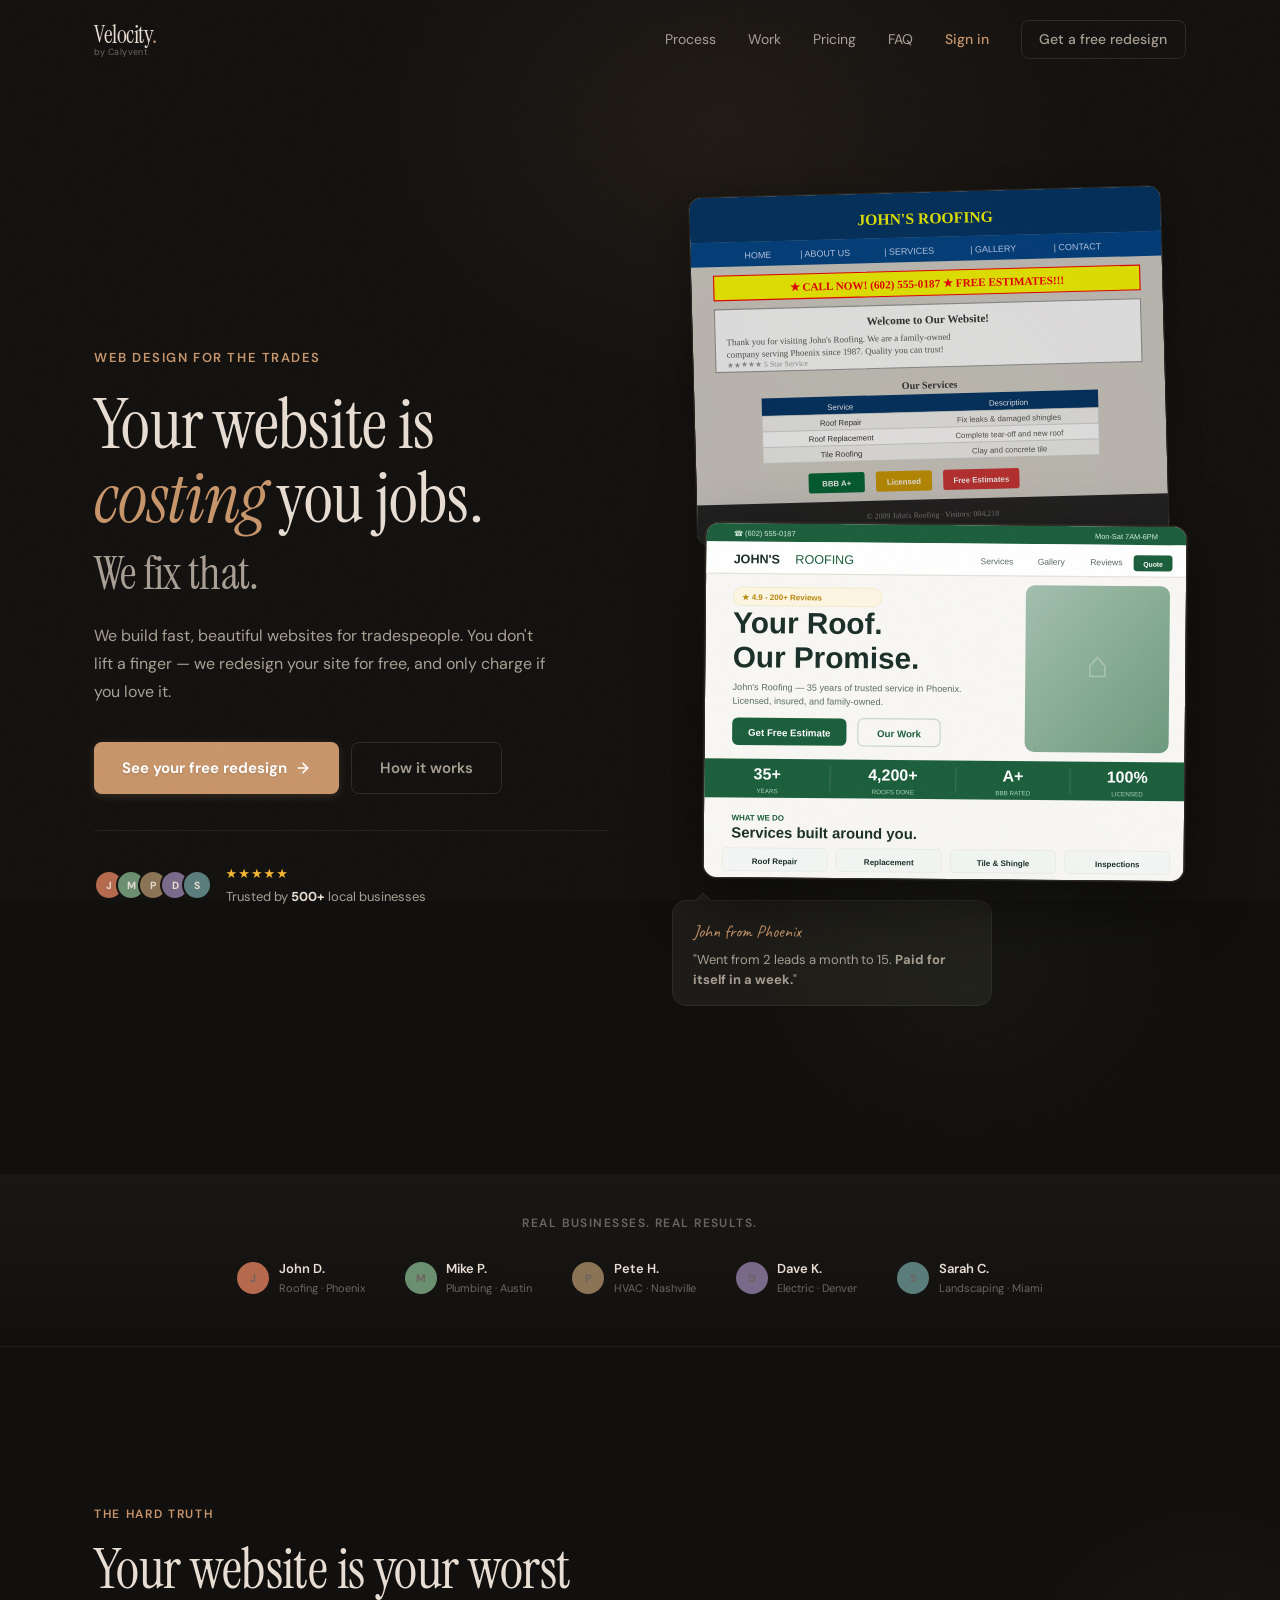
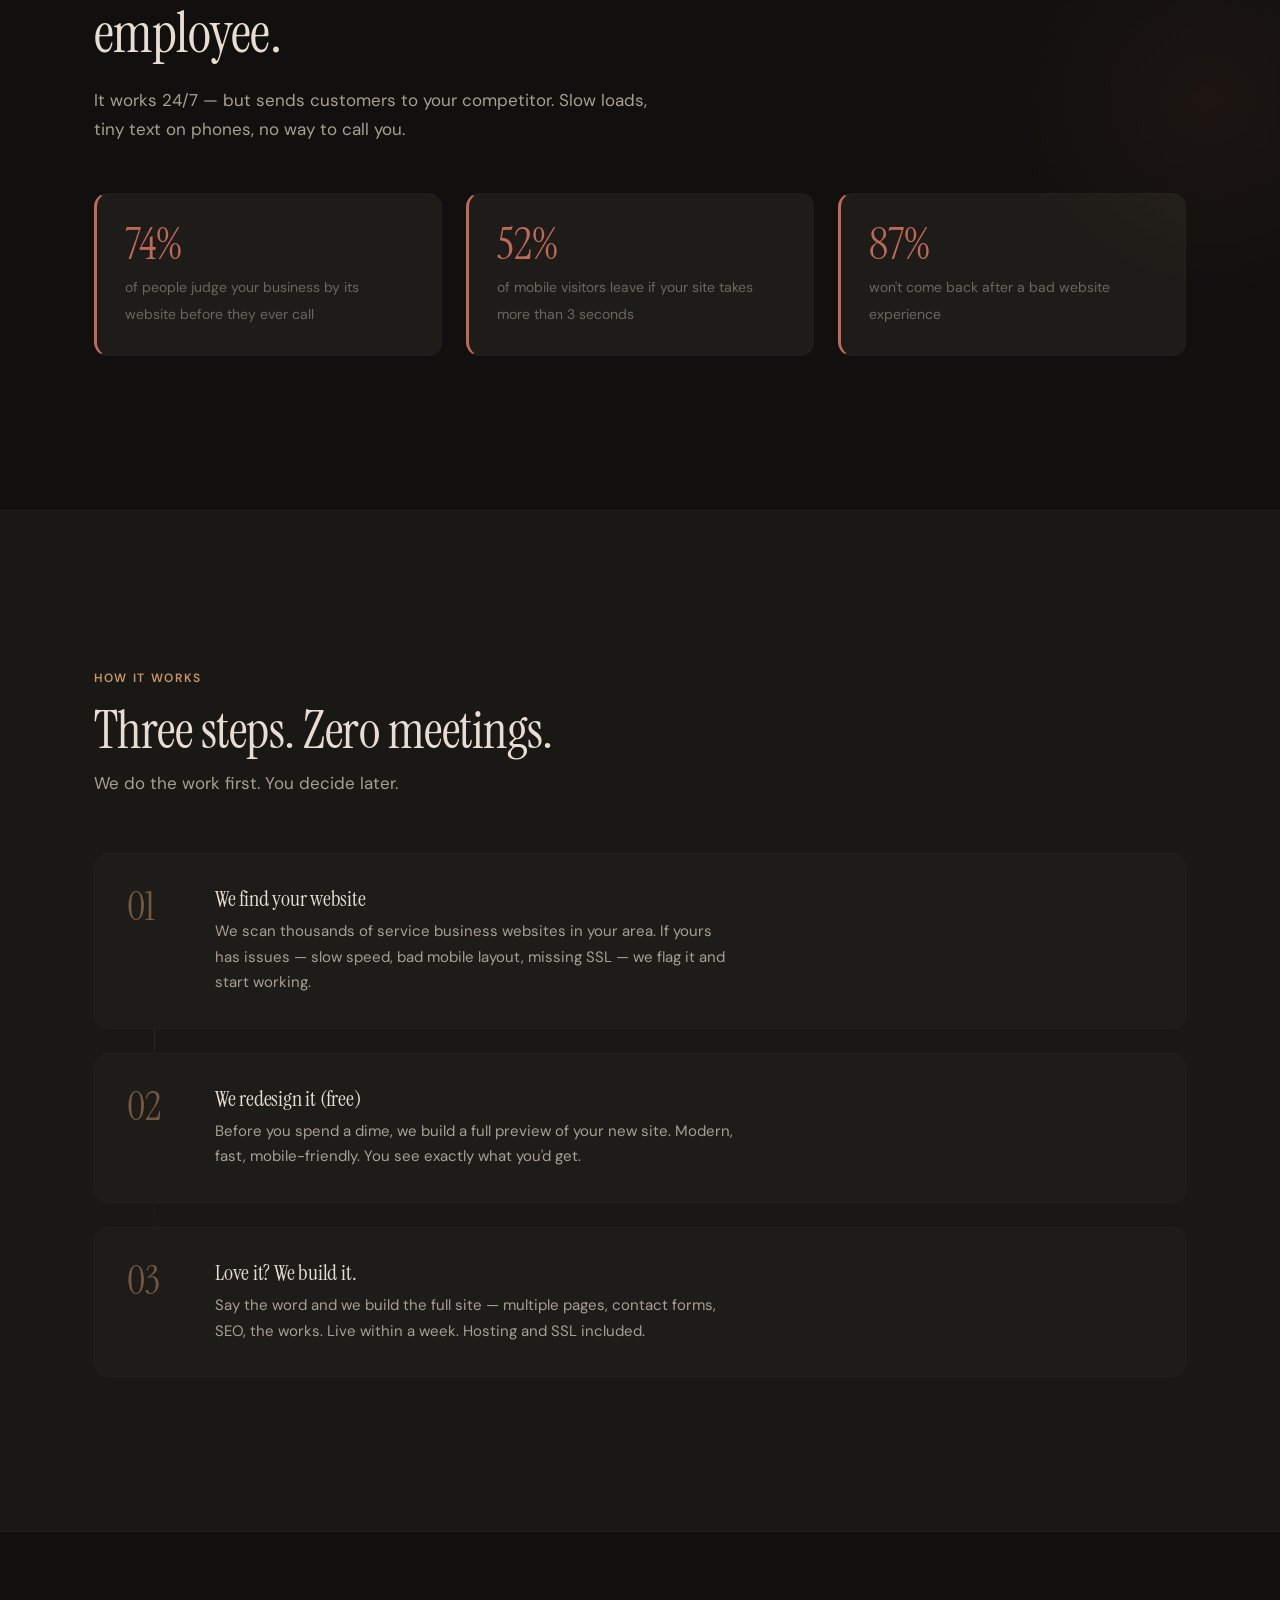
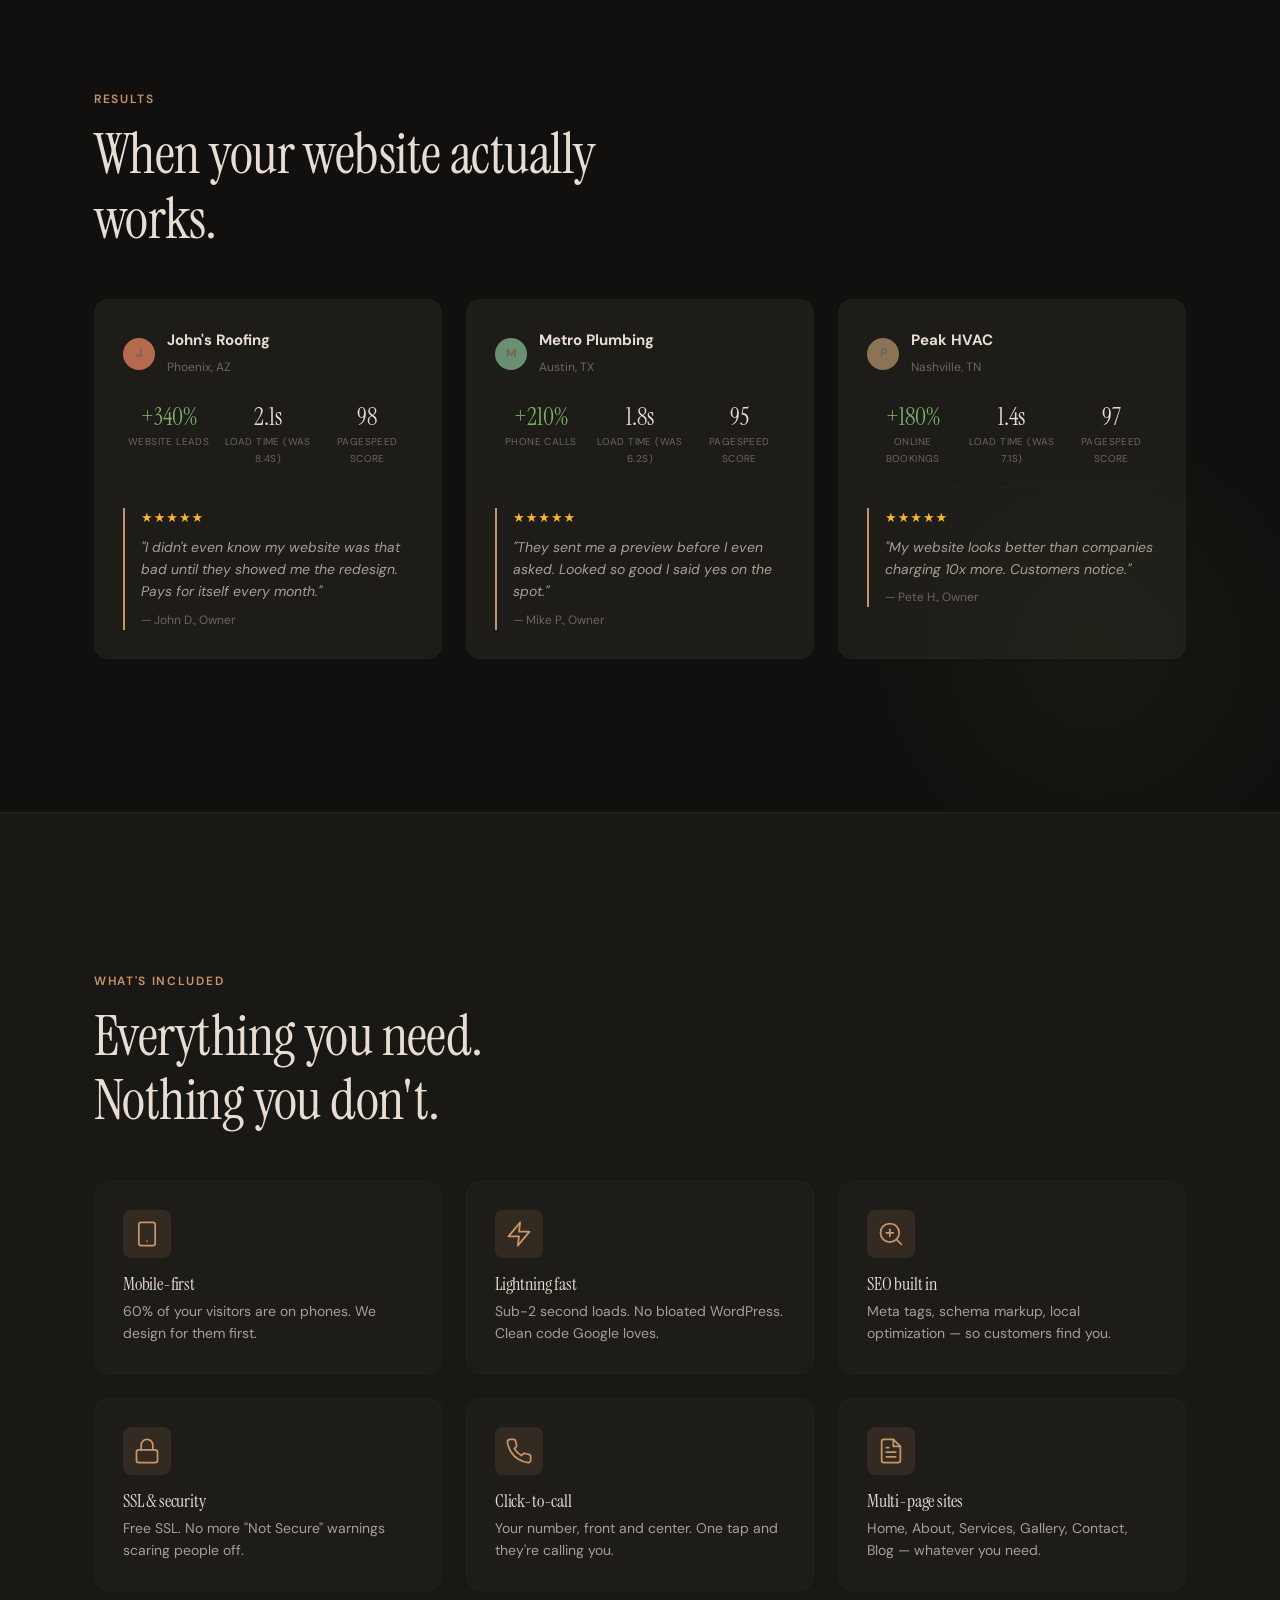
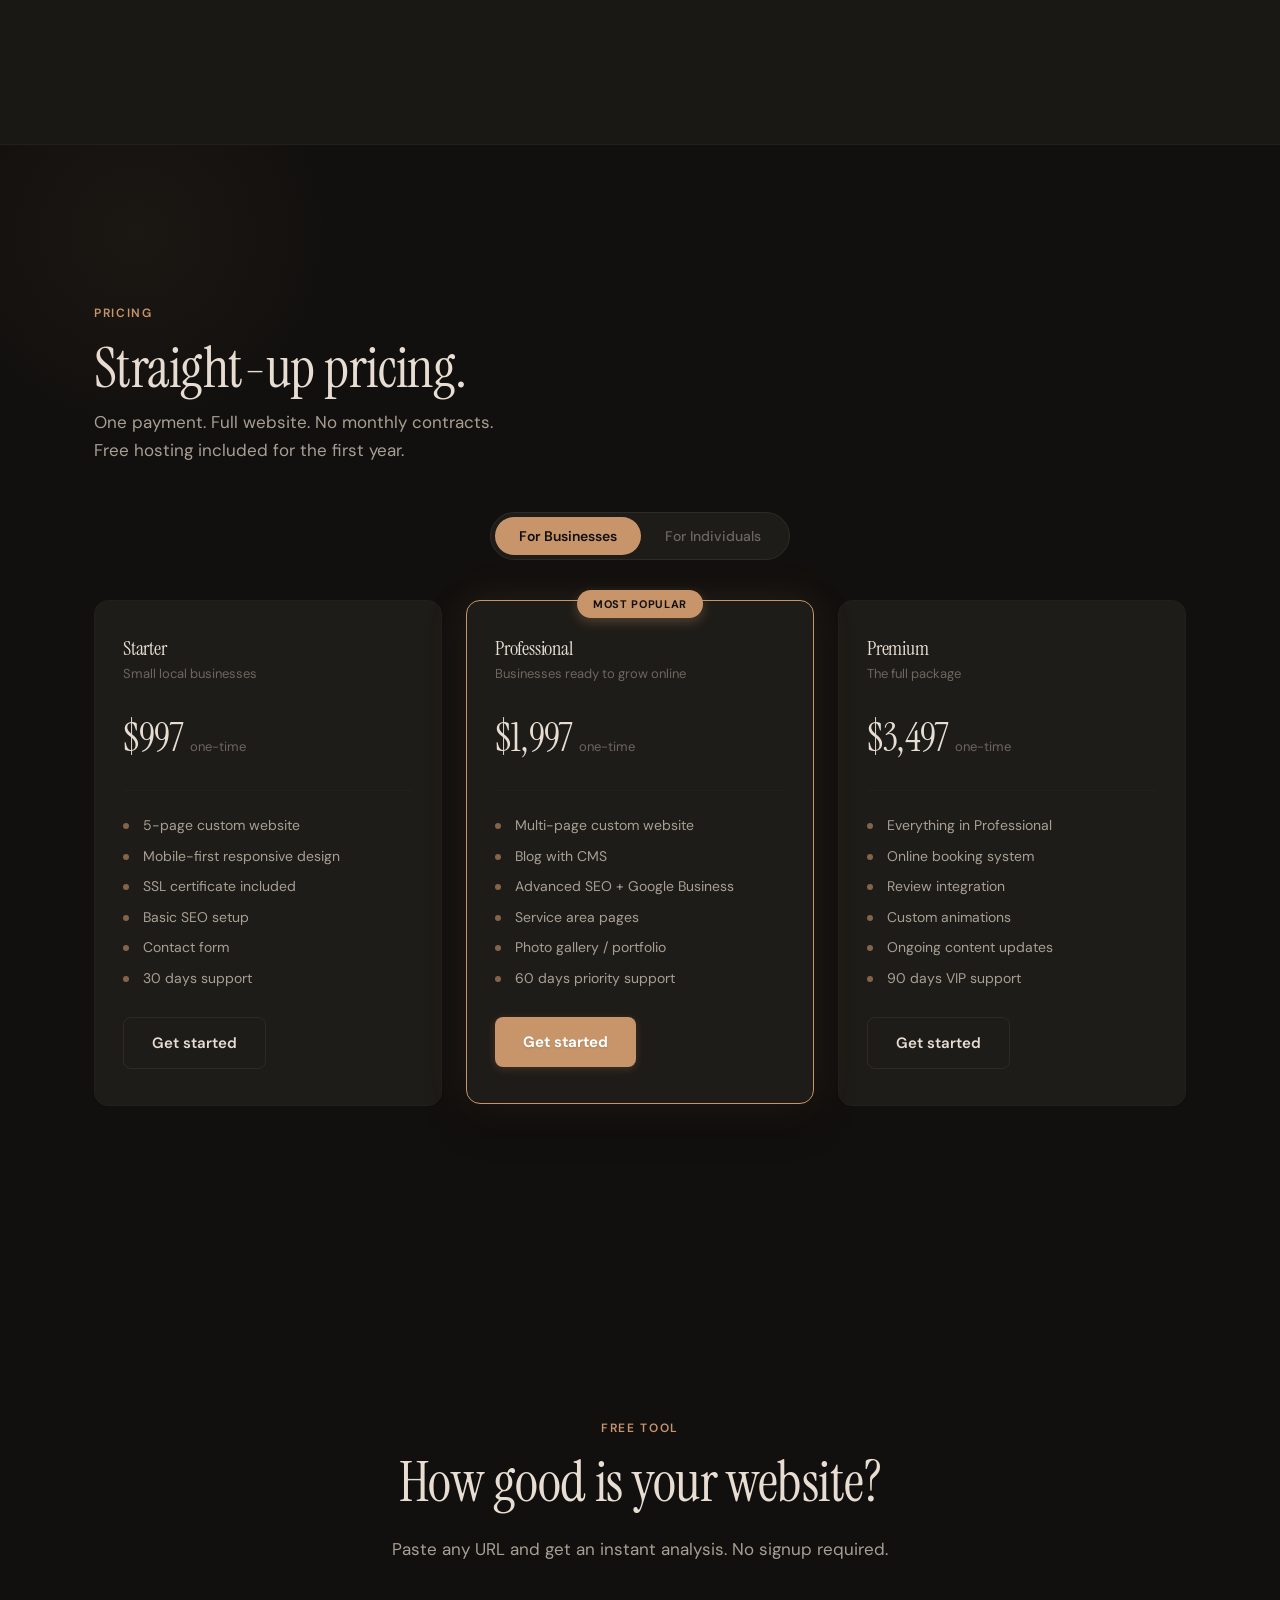
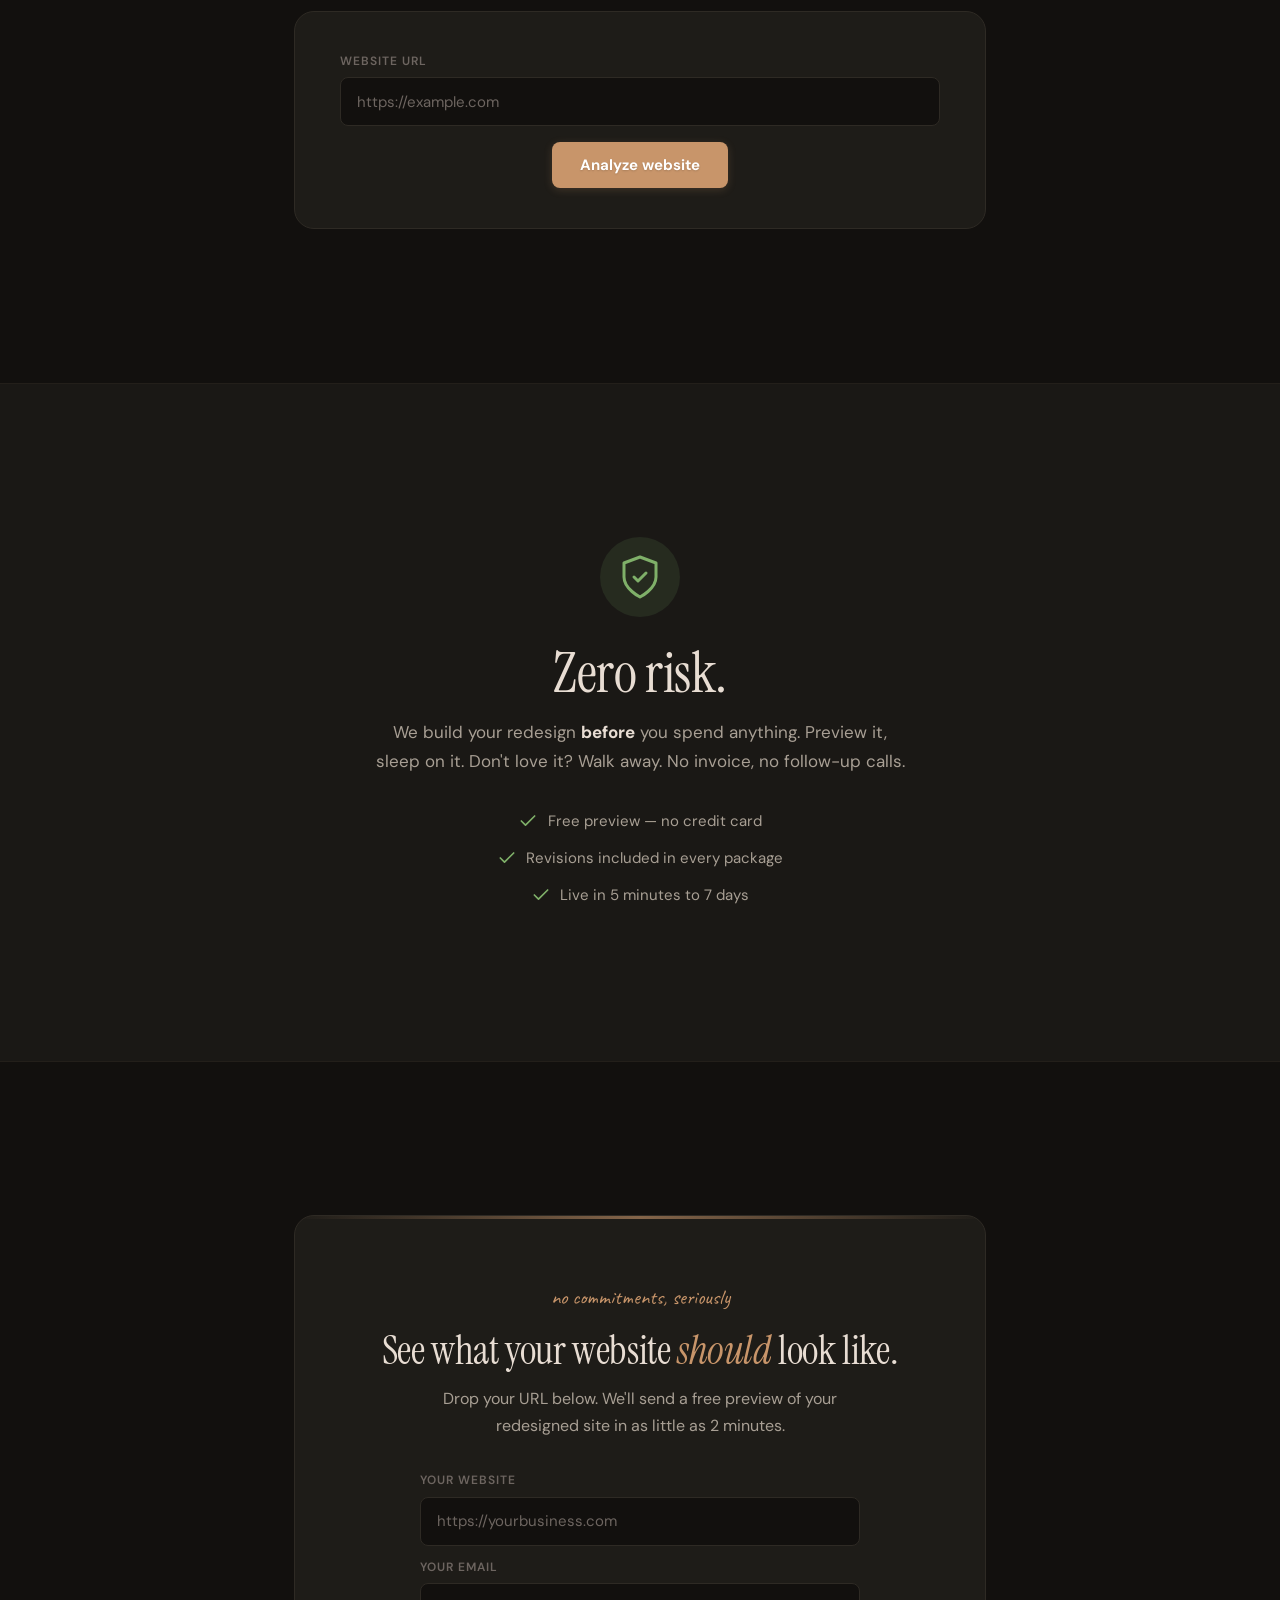
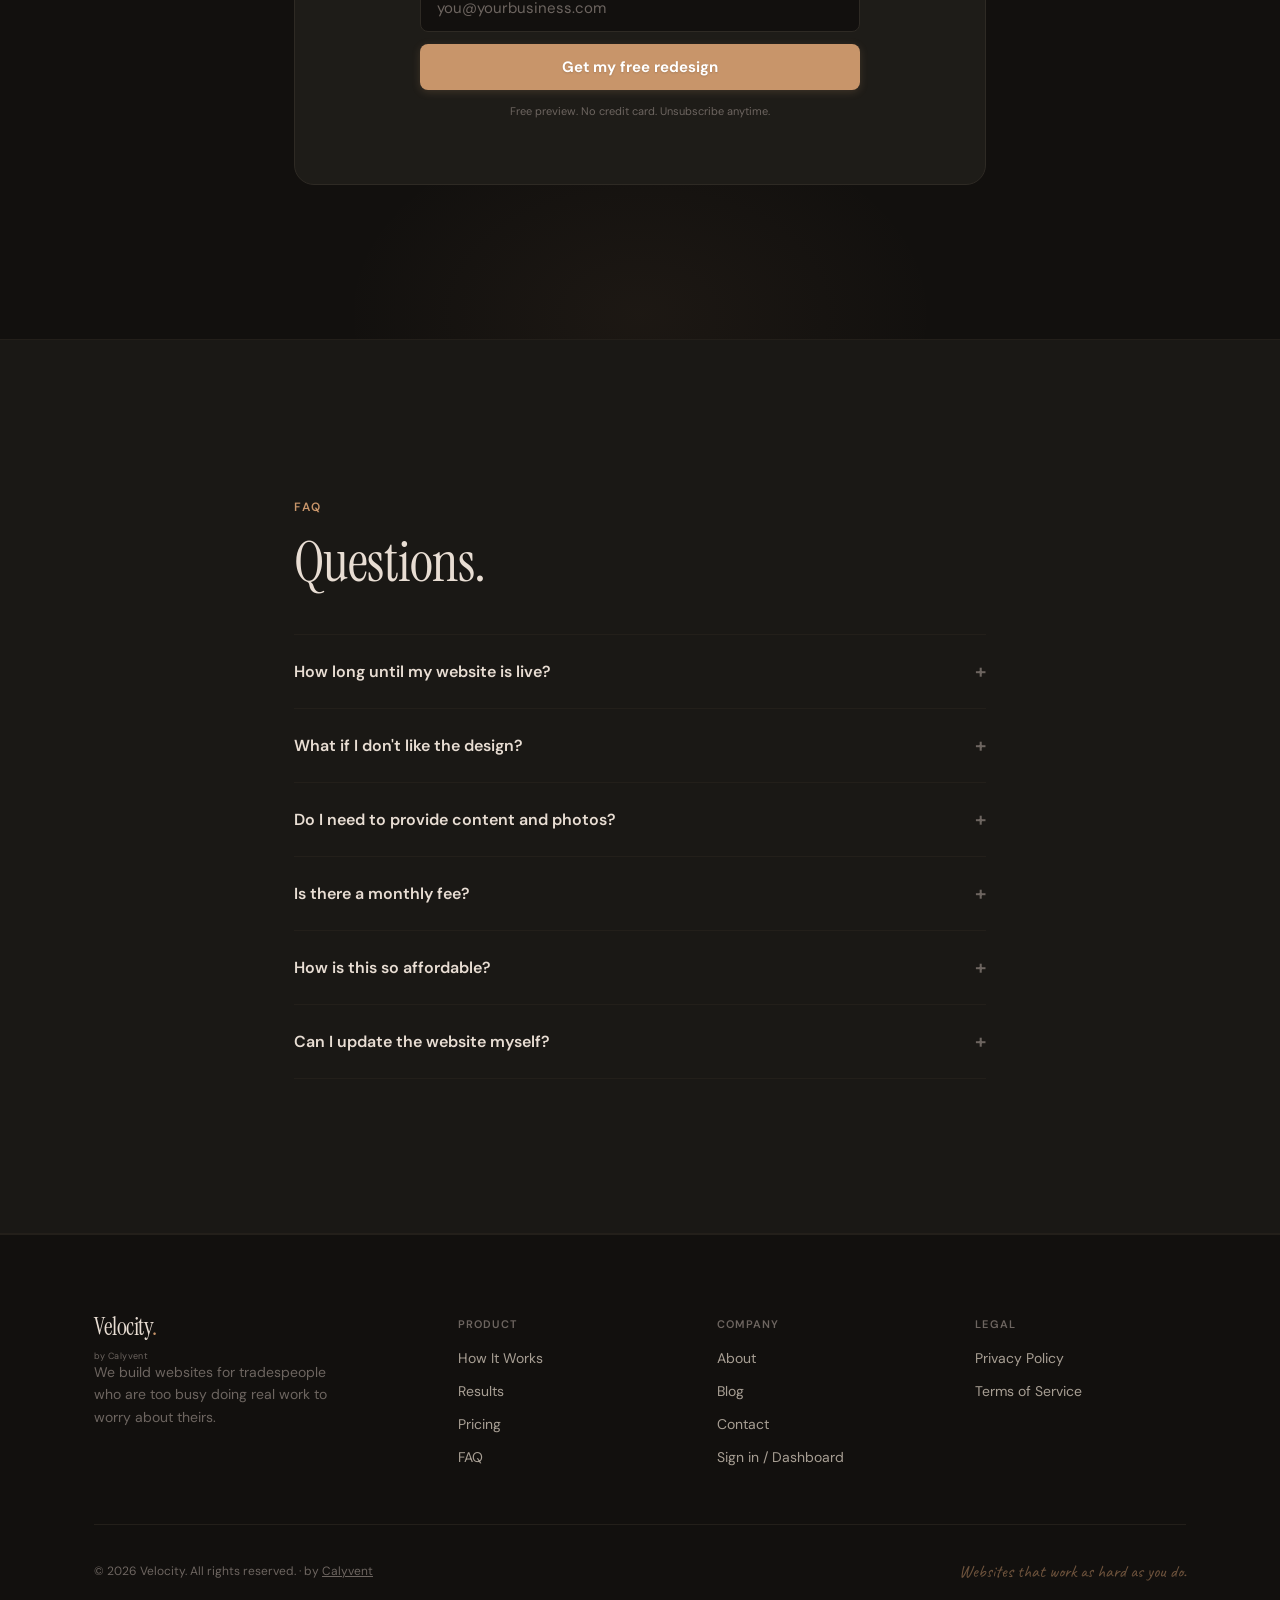
<file: website/index.html>
<!DOCTYPE html>
<html lang="en">
<head>
  <meta charset="UTF-8">
  <meta name="viewport" content="width=device-width, initial-scale=1.0">
  <title>Velocity — We Build Websites for Tradespeople Who Are Too Busy Doing Real Work</title>
  <meta name="description" content="Velocity builds stunning, fast websites for plumbers, roofers, HVAC techs, and electricians. We find you, redesign your site for free, and only charge if you love it.">
  <meta name="robots" content="index, follow">
  <link rel="canonical" href="https://velocity.delivery/">
  <link rel="sitemap" type="application/xml" href="/sitemap.xml">

  <!-- Open Graph (social + AI scrapers) -->
  <meta property="og:title" content="Velocity — We Build Websites for Tradespeople Who Are Too Busy Doing Real Work">
  <meta property="og:description" content="Velocity builds stunning, fast websites for plumbers, roofers, HVAC techs, and electricians. We find you, redesign your site for free, and only charge if you love it.">
  <meta property="og:url" content="https://velocity.delivery/">
  <meta property="og:image" content="https://velocity.delivery/assets/og-image.png">
  <meta property="og:type" content="website">
  <meta property="og:site_name" content="Velocity by Calyvent">

  <!-- Twitter Card -->
  <meta name="twitter:card" content="summary_large_image">
  <meta name="twitter:title" content="Velocity — Websites for Tradespeople">
  <meta name="twitter:description" content="We find tradespeople with outdated websites, redesign them for free, and only charge if you love it. 5-page custom site starting at $497.">
  <meta name="twitter:image" content="https://velocity.delivery/assets/og-image.png">

  <!-- JSON-LD Structured Data for AI + Search -->
  <script type="application/ld+json">
  {
    "@context": "https://schema.org",
    "@graph": [
      {
        "@type": "Organization",
        "name": "Velocity by Calyvent",
        "url": "https://velocity.delivery",
        "logo": "https://velocity.delivery/assets/logo-velocity.svg",
        "description": "Velocity builds stunning, fast websites for tradespeople — plumbers, roofers, HVAC techs, electricians. We redesign your site for free and only charge if you love it.",
        "parentOrganization": {
          "@type": "Organization",
          "name": "Calyvent",
          "url": "https://calyvent.com"
        }
      },
      {
        "@type": "WebSite",
        "name": "Velocity",
        "url": "https://velocity.delivery"
      },
      {
        "@type": "Service",
        "name": "Custom Website Design for Tradespeople",
        "provider": {
          "@type": "Organization",
          "name": "Velocity by Calyvent"
        },
        "description": "5-page custom websites with mobile-first responsive design, SSL, SEO setup, contact forms, and 30 days of support. Built specifically for plumbers, roofers, HVAC techs, electricians, and other tradespeople.",
        "offers": [
          {
            "@type": "Offer",
            "name": "Starter Pack",
            "price": "497",
            "priceCurrency": "USD",
            "description": "5-page custom website, mobile-first responsive design, SSL certificate, basic SEO setup, contact form, 30 days support"
          }
        ]
      },
      {
        "@type": "FAQPage",
        "mainEntity": [
          {
            "@type": "Question",
            "name": "How does Velocity work?",
            "acceptedAnswer": {
              "@type": "Answer",
              "text": "We find tradespeople with outdated websites, build a free redesign preview, and only charge if you love the result. No risk, no obligation."
            }
          },
          {
            "@type": "Question",
            "name": "How much does a Velocity website cost?",
            "acceptedAnswer": {
              "@type": "Answer",
              "text": "The Starter Pack is $497 one-time and includes a 5-page custom website with responsive design, SSL, SEO setup, contact form, and 30 days of support."
            }
          },
          {
            "@type": "Question",
            "name": "What types of businesses does Velocity serve?",
            "acceptedAnswer": {
              "@type": "Answer",
              "text": "Velocity specializes in websites for tradespeople: plumbers, roofers, HVAC technicians, electricians, contractors, and other service-based businesses."
            }
          }
        ]
      }
    ]
  }
  </script>

  <link rel="preconnect" href="https://fonts.googleapis.com">
  <link rel="preconnect" href="https://fonts.gstatic.com" crossorigin>
  <link href="https://fonts.googleapis.com/css2?family=Instrument+Serif:ital@0;1&family=DM+Sans:ital,opsz,wght@0,9..40,400;0,9..40,500;0,9..40,600;0,9..40,700;1,9..40,400&family=Caveat:wght@400;700&display=swap" rel="stylesheet">
  <link rel="stylesheet" href="styles.css">
  <link rel="icon" href="data:image/svg+xml,<svg xmlns='http://www.w3.org/2000/svg' viewBox='0 0 100 100'><text y='.9em' font-size='90'>V</text></svg>">
</head>
<body>

  <!-- ══════════════ NAV ══════════════ -->
  <nav class="nav" id="nav">
    <div class="nav-inner">
      <div class="logo-wrap"><a href="#" class="logo">Velocity<span class="logo-dot">.</span></a><a href="https://calyvent.com" target="_blank" class="logo-sub">by Calyvent</a></div>
      <div class="nav-links" id="navLinks">
        <a href="#process">Process</a>
        <a href="#work">Work</a>
        <a href="#pricing">Pricing</a>
        <a href="#faq">FAQ</a>
        <a href="/auth.html" class="nav-signin" id="navAuthLink">Sign in</a>
        <a href="#start" class="nav-cta">Get a free redesign</a>
      </div>
      <button class="nav-toggle" id="navToggle" aria-label="Menu">
        <span></span><span></span>
      </button>
    </div>
  </nav>

  <!-- ══════════════ HERO ══════════════ -->
  <section class="hero">
    <div class="container">
      <div class="hero-grid">
        <div class="hero-content">
          <p class="hero-eyebrow">Web design for the trades</p>
          <h1 class="hero-title">
            Your website is <em>costing</em> you jobs.
            <span class="hero-title-sub">We fix that.</span>
          </h1>
          <p class="hero-text">
            We build fast, beautiful websites for tradespeople. You don't lift a finger — we redesign your site for free, and only charge if you love it.
          </p>
          <div class="hero-actions">
            <a href="#start" class="btn btn-primary">See your free redesign <svg width="16" height="16" viewBox="0 0 24 24" fill="none" stroke="currentColor" stroke-width="2.5" stroke-linecap="round" stroke-linejoin="round"><line x1="5" y1="12" x2="19" y2="12"/><polyline points="12 5 19 12 12 19"/></svg></a>
            <a href="#process" class="btn btn-ghost">How it works</a>
          </div>
          <div class="hero-proof">
            <div class="hero-proof-avatars">
              <span class="hero-proof-avatar" style="background:#b5694d;">J</span>
              <span class="hero-proof-avatar" style="background:#6b8f71;">M</span>
              <span class="hero-proof-avatar" style="background:#8b7355;">P</span>
              <span class="hero-proof-avatar" style="background:#7a6a8a;">D</span>
              <span class="hero-proof-avatar" style="background:#5a7d7c;">S</span>
            </div>
            <div class="hero-proof-text">
              <span class="hero-proof-stars">&#9733;&#9733;&#9733;&#9733;&#9733;</span>
              <span>Trusted by <strong>500+</strong> local businesses</span>
            </div>
          </div>
        </div>
        <div class="hero-visual">
          <div class="showcase-browsers">

            <!-- BEFORE: Old-style website screenshot (no browser chrome) -->
            <div class="svg-browser svg-browser--before">
              <svg viewBox="0 0 420 310" xmlns="http://www.w3.org/2000/svg" role="img" aria-label="Before: outdated John's Roofing website">
                <!-- Page content — old ugly site -->
                <rect width="420" height="310" rx="10" fill="#d4d0c8"/>

                <!-- Before tag overlay -->
                <rect x="12" y="12" width="52" height="20" rx="4" fill="#e85d4a"/>
                <text x="26" y="26" font-size="9" fill="#fff" font-weight="bold" font-family="sans-serif">Before</text>

                <!-- Header -->
                <rect x="0" y="0" width="420" height="40" rx="10" fill="#003366"/>
                <rect x="0" y="10" width="420" height="30" fill="#003366"/>
                <text x="210" y="28" text-anchor="middle" font-size="14" fill="#ffff00" font-weight="bold" font-family="Times New Roman, serif">JOHN'S ROOFING</text>

                <!-- Nav bar -->
                <rect x="0" y="40" width="420" height="22" fill="#004488"/>
                <text x="60" y="55" text-anchor="middle" font-size="8" fill="#ccddff" font-family="sans-serif">HOME</text>
                <text x="120" y="55" text-anchor="middle" font-size="8" fill="#ccddff" font-family="sans-serif">|  ABOUT US</text>
                <text x="195" y="55" text-anchor="middle" font-size="8" fill="#ccddff" font-family="sans-serif">|  SERVICES</text>
                <text x="270" y="55" text-anchor="middle" font-size="8" fill="#ccddff" font-family="sans-serif">|  GALLERY</text>
                <text x="345" y="55" text-anchor="middle" font-size="8" fill="#ccddff" font-family="sans-serif">|  CONTACT</text>

                <!-- Marquee banner -->
                <rect x="20" y="70" width="380" height="22" fill="#ff0" stroke="#f00" stroke-width="1"/>
                <text x="210" y="85" text-anchor="middle" font-size="10" fill="#f00" font-weight="bold" font-family="Comic Sans MS, cursive">&#9733; CALL NOW! (602) 555-0187  &#9733;  FREE ESTIMATES!!!</text>

                <!-- Welcome section -->
                <rect x="20" y="100" width="380" height="56" fill="#fff" stroke="#999" stroke-width="1"/>
                <text x="210" y="117" text-anchor="middle" font-size="10" fill="#333" font-weight="bold" font-family="Times New Roman, serif">Welcome to Our Website!</text>
                <text x="30" y="132" font-size="8" fill="#555" font-family="Times New Roman, serif">Thank you for visiting John's Roofing. We are a family-owned</text>
                <text x="30" y="143" font-size="8" fill="#555" font-family="Times New Roman, serif">company serving Phoenix since 1987. Quality you can trust!</text>
                <text x="30" y="152" font-size="7" fill="#999" font-family="Times New Roman, serif">&#9733;&#9733;&#9733;&#9733;&#9733;  5 Star Service</text>

                <!-- Services table -->
                <text x="210" y="175" text-anchor="middle" font-size="9" fill="#333" font-weight="bold" font-family="Times New Roman, serif">Our Services</text>
                <rect x="60" y="180" width="300" height="16" fill="#003366"/>
                <text x="130" y="192" text-anchor="middle" font-size="7" fill="#fff" font-family="sans-serif">Service</text>
                <text x="280" y="192" text-anchor="middle" font-size="7" fill="#fff" font-family="sans-serif">Description</text>
                <rect x="60" y="196" width="300" height="14" fill="#f4f4f0" stroke="#ccc" stroke-width="0.5"/>
                <text x="130" y="206" text-anchor="middle" font-size="7" fill="#333" font-family="sans-serif">Roof Repair</text>
                <text x="280" y="206" text-anchor="middle" font-size="7" fill="#555" font-family="sans-serif">Fix leaks &amp; damaged shingles</text>
                <rect x="60" y="210" width="300" height="14" fill="#fff" stroke="#ccc" stroke-width="0.5"/>
                <text x="130" y="220" text-anchor="middle" font-size="7" fill="#333" font-family="sans-serif">Roof Replacement</text>
                <text x="280" y="220" text-anchor="middle" font-size="7" fill="#555" font-family="sans-serif">Complete tear-off and new roof</text>
                <rect x="60" y="224" width="300" height="14" fill="#f4f4f0" stroke="#ccc" stroke-width="0.5"/>
                <text x="130" y="234" text-anchor="middle" font-size="7" fill="#333" font-family="sans-serif">Tile Roofing</text>
                <text x="280" y="234" text-anchor="middle" font-size="7" fill="#555" font-family="sans-serif">Clay and concrete tile</text>

                <!-- Badges -->
                <rect x="100" y="248" width="50" height="18" rx="2" fill="#006633"/>
                <text x="125" y="260" text-anchor="middle" font-size="7" fill="#fff" font-weight="bold" font-family="sans-serif">BBB A+</text>
                <rect x="160" y="248" width="50" height="18" rx="2" fill="#cc9900"/>
                <text x="185" y="260" text-anchor="middle" font-size="7" fill="#fff" font-weight="bold" font-family="sans-serif">Licensed</text>
                <rect x="220" y="248" width="68" height="18" rx="2" fill="#cc3333"/>
                <text x="254" y="260" text-anchor="middle" font-size="7" fill="#fff" font-weight="bold" font-family="sans-serif">Free Estimates</text>

                <!-- Footer -->
                <rect x="0" y="274" width="420" height="36" rx="0" fill="#222"/>
                <rect x="0" y="300" width="420" height="10" rx="10" fill="#222"/>
                <text x="210" y="290" text-anchor="middle" font-size="7" fill="#888" font-family="Times New Roman, serif">&#169; 2009 John's Roofing  &#183;  Visitors: 004,218</text>
                <text x="210" y="302" text-anchor="middle" font-size="6" fill="#555" font-family="Times New Roman, serif">Best viewed at 800x600 in Internet Explorer 6.0</text>
              </svg>
            </div>

            <!-- AFTER: Modern website screenshot (no browser chrome) -->
            <div class="svg-browser svg-browser--after">
              <svg viewBox="0 0 420 310" xmlns="http://www.w3.org/2000/svg" role="img" aria-label="After: modern John's Roofing website">
                <defs>
                  <linearGradient id="heroImg" x1="0" y1="0" x2="1" y2="1">
                    <stop offset="0%" stop-color="#a3bfad"/>
                    <stop offset="100%" stop-color="#6d9a7d"/>
                  </linearGradient>
                </defs>

                <!-- Page background -->
                <rect width="420" height="310" rx="10" fill="#f8f7f4"/>

                <!-- After tag overlay -->
                <rect x="356" y="12" width="52" height="20" rx="4" fill="#1b5e3b"/>
                <text x="370" y="26" font-size="9" fill="#fff" font-weight="bold" font-family="sans-serif">After</text>

                <!-- Top utility bar -->
                <rect x="0" y="0" width="420" height="16" rx="10" fill="#1b5e3b"/>
                <rect x="0" y="8" width="420" height="8" fill="#1b5e3b"/>
                <text x="24" y="11" font-size="6.5" fill="#d4ece0" font-family="sans-serif">&#9742; (602) 555-0187</text>
                <text x="340" y="11" font-size="6.5" fill="#d4ece0" font-family="sans-serif">Mon-Sat 7AM-6PM</text>

                <!-- Nav -->
                <rect x="0" y="16" width="420" height="28" fill="#fff"/>
                <line x1="0" y1="44" x2="420" y2="44" stroke="#e5e2dc" stroke-width="1"/>
                <text x="24" y="35" font-size="11" fill="#1a2e28" font-weight="bold" font-family="sans-serif">JOHN'S</text>
                <text x="78" y="35" font-size="11" fill="#1b5e3b" font-family="sans-serif">ROOFING</text>
                <text x="240" y="34" font-size="7.5" fill="#5c6b65" font-family="sans-serif">Services</text>
                <text x="290" y="34" font-size="7.5" fill="#5c6b65" font-family="sans-serif">Gallery</text>
                <text x="336" y="34" font-size="7.5" fill="#5c6b65" font-family="sans-serif">Reviews</text>
                <rect x="374" y="25" width="34" height="14" rx="3" fill="#1b5e3b"/>
                <text x="391" y="35" text-anchor="middle" font-size="6" fill="#fff" font-weight="bold" font-family="sans-serif">Quote</text>

                <!-- Hero — review badge -->
                <rect x="24" y="56" width="130" height="16" rx="8" fill="#fdf6e3" stroke="#f0e2b6" stroke-width="0.5"/>
                <text x="32" y="67" font-size="7" fill="#b8860b" font-weight="bold" font-family="sans-serif">&#9733; 4.9 - 200+ Reviews</text>

                <!-- Hero heading -->
                <text x="24" y="96" font-size="26" fill="#1a2e28" font-weight="bold" font-family="sans-serif">Your Roof.</text>
                <text x="24" y="126" font-size="26" fill="#1a2e28" font-weight="bold" font-family="sans-serif">Our Promise.</text>

                <!-- Hero body -->
                <text x="24" y="146" font-size="8" fill="#5c6b65" font-family="sans-serif">John's Roofing — 35 years of trusted service in Phoenix.</text>
                <text x="24" y="158" font-size="8" fill="#5c6b65" font-family="sans-serif">Licensed, insured, and family-owned.</text>

                <!-- CTA -->
                <rect x="24" y="170" width="100" height="24" rx="5" fill="#1b5e3b"/>
                <text x="74" y="186" text-anchor="middle" font-size="8.5" fill="#fff" font-weight="bold" font-family="sans-serif">Get Free Estimate</text>
                <rect x="134" y="170" width="72" height="24" rx="5" fill="none" stroke="#c8d5cf" stroke-width="1"/>
                <text x="170" y="186" text-anchor="middle" font-size="8.5" fill="#1b5e3b" font-weight="600" font-family="sans-serif">Our Work</text>

                <!-- Hero image -->
                <rect x="280" y="52" width="126" height="146" rx="8" fill="url(#heroImg)"/>
                <text x="343" y="132" text-anchor="middle" font-size="32" fill="rgba(255,255,255,0.3)" font-family="sans-serif">&#8962;</text>

                <!-- Trust bar -->
                <rect x="0" y="206" width="420" height="34" fill="#1b5e3b"/>
                <text x="55" y="224" text-anchor="middle" font-size="14" fill="#fff" font-weight="bold" font-family="sans-serif">35+</text>
                <text x="55" y="236" text-anchor="middle" font-size="5.5" fill="#a8d5bc" font-family="sans-serif">YEARS</text>
                <line x1="110" y1="212" x2="110" y2="234" stroke="rgba(255,255,255,0.12)" stroke-width="1"/>
                <text x="165" y="224" text-anchor="middle" font-size="14" fill="#fff" font-weight="bold" font-family="sans-serif">4,200+</text>
                <text x="165" y="236" text-anchor="middle" font-size="5.5" fill="#a8d5bc" font-family="sans-serif">ROOFS DONE</text>
                <line x1="220" y1="212" x2="220" y2="234" stroke="rgba(255,255,255,0.12)" stroke-width="1"/>
                <text x="270" y="224" text-anchor="middle" font-size="14" fill="#fff" font-weight="bold" font-family="sans-serif">A+</text>
                <text x="270" y="236" text-anchor="middle" font-size="5.5" fill="#a8d5bc" font-family="sans-serif">BBB RATED</text>
                <line x1="320" y1="212" x2="320" y2="234" stroke="rgba(255,255,255,0.12)" stroke-width="1"/>
                <text x="370" y="224" text-anchor="middle" font-size="14" fill="#fff" font-weight="bold" font-family="sans-serif">100%</text>
                <text x="370" y="236" text-anchor="middle" font-size="5.5" fill="#a8d5bc" font-family="sans-serif">LICENSED</text>

                <!-- Services -->
                <text x="24" y="260" font-size="7" fill="#1b5e3b" font-weight="bold" font-family="sans-serif">WHAT WE DO</text>
                <text x="24" y="275" font-size="13" fill="#1a2e28" font-weight="bold" font-family="sans-serif">Services built around you.</text>

                <rect x="16" y="284" width="92" height="20" rx="4" fill="#f3f6f4" stroke="#e5e2dc" stroke-width="0.5"/>
                <text x="62" y="298" text-anchor="middle" font-size="7" fill="#1a2e28" font-weight="bold" font-family="sans-serif">Roof Repair</text>
                <rect x="116" y="284" width="92" height="20" rx="4" fill="#f3f6f4" stroke="#e5e2dc" stroke-width="0.5"/>
                <text x="162" y="298" text-anchor="middle" font-size="7" fill="#1a2e28" font-weight="bold" font-family="sans-serif">Replacement</text>
                <rect x="216" y="284" width="92" height="20" rx="4" fill="#f3f6f4" stroke="#e5e2dc" stroke-width="0.5"/>
                <text x="262" y="298" text-anchor="middle" font-size="7" fill="#1a2e28" font-weight="bold" font-family="sans-serif">Tile &amp; Shingle</text>
                <rect x="316" y="284" width="92" height="20" rx="4" fill="#f3f6f4" stroke="#e5e2dc" stroke-width="0.5"/>
                <text x="362" y="298" text-anchor="middle" font-size="7" fill="#1a2e28" font-weight="bold" font-family="sans-serif">Inspections</text>
              </svg>
            </div>

          </div>
          <div class="showcase-callout">
            <span class="handwriting">John from Phoenix</span>
            <p>"Went from 2 leads a month to 15. <strong>Paid for itself in a week.</strong>"</p>
          </div>
        </div>
      </div>
    </div>
  </section>

  <!-- ══════════════ TRUST ══════════════ -->
  <section class="trust">
    <div class="container">
      <p class="trust-label">Real businesses. Real results.</p>
      <div class="trust-row">
        <div class="trust-item">
          <span class="trust-avatar" style="background:#b5694d;">J</span>
          <div>
            <strong>John D.</strong>
            <span>Roofing &middot; Phoenix</span>
          </div>
        </div>
        <div class="trust-item">
          <span class="trust-avatar" style="background:#6b8f71;">M</span>
          <div>
            <strong>Mike P.</strong>
            <span>Plumbing &middot; Austin</span>
          </div>
        </div>
        <div class="trust-item">
          <span class="trust-avatar" style="background:#8b7355;">P</span>
          <div>
            <strong>Pete H.</strong>
            <span>HVAC &middot; Nashville</span>
          </div>
        </div>
        <div class="trust-item">
          <span class="trust-avatar" style="background:#7a6a8a;">D</span>
          <div>
            <strong>Dave K.</strong>
            <span>Electric &middot; Denver</span>
          </div>
        </div>
        <div class="trust-item">
          <span class="trust-avatar" style="background:#5a7d7c;">S</span>
          <div>
            <strong>Sarah C.</strong>
            <span>Landscaping &middot; Miami</span>
          </div>
        </div>
      </div>
    </div>
  </section>

  <!-- ══════════════ THE HARD TRUTH ══════════════ -->
  <section class="truth">
    <div class="container">
      <div class="truth-content">
        <span class="section-label">The hard truth</span>
        <h2>Your website is your worst employee.</h2>
        <p>
          It works 24/7 &mdash; but sends customers to your competitor. Slow loads, tiny text on phones, no way to call you.
        </p>
      </div>
      <div class="truth-stats">
        <div class="stat">
          <span class="stat-number">75%</span>
          <span class="stat-detail">of people judge your business by its website before they ever call</span>
        </div>
        <div class="stat">
          <span class="stat-number">53%</span>
          <span class="stat-detail">of mobile visitors leave if your site takes more than 3 seconds</span>
        </div>
        <div class="stat">
          <span class="stat-number">88%</span>
          <span class="stat-detail">won't come back after a bad website experience</span>
        </div>
      </div>
    </div>
  </section>

  <!-- ══════════════ PROCESS ══════════════ -->
  <section class="process" id="process">
    <div class="container">
      <span class="section-label">How it works</span>
      <h2 class="process-title">Three steps. Zero meetings.</h2>
      <p class="process-subtitle">We do the work first. You decide later.</p>

      <div class="process-steps">
        <div class="process-step" data-animate="fade-up">
          <div class="step-number">01</div>
          <div class="step-body">
            <h3>We find your website</h3>
            <p>We scan thousands of service business websites in your area. If yours has issues &mdash; slow speed, bad mobile layout, missing SSL &mdash; we flag it and start working.</p>
          </div>
        </div>
        <div class="process-step" data-animate="fade-up">
          <div class="step-number">02</div>
          <div class="step-body">
            <h3>We redesign it (free)</h3>
            <p>Before you spend a dime, we build a full preview of your new site. Modern, fast, mobile-friendly. You see exactly what you'd get.</p>
          </div>
        </div>
        <div class="process-step" data-animate="fade-up">
          <div class="step-number">03</div>
          <div class="step-body">
            <h3>Love it? We build it.</h3>
            <p>Say the word and we build the full site &mdash; multiple pages, contact forms, SEO, the works. Live within a week. Hosting and SSL included.</p>
          </div>
        </div>
      </div>
    </div>
  </section>

  <!-- ══════════════ RESULTS ══════════════ -->
  <section class="work" id="work">
    <div class="container">
      <span class="section-label">Results</span>
      <h2>When your website actually works.</h2>

      <div class="work-grid">
        <div class="work-card" data-animate="fade-up">
          <div class="work-card-header">
            <span class="trust-avatar" style="background:#b5694d;">J</span>
            <div>
              <strong>John's Roofing</strong>
              <span>Phoenix, AZ</span>
            </div>
          </div>
          <div class="work-card-metrics">
            <div class="metric">
              <span class="metric-val green">+340%</span>
              <span class="metric-label">Website leads</span>
            </div>
            <div class="metric">
              <span class="metric-val">2.1s</span>
              <span class="metric-label">Load time (was 8.4s)</span>
            </div>
            <div class="metric">
              <span class="metric-val">98</span>
              <span class="metric-label">PageSpeed score</span>
            </div>
          </div>
          <blockquote>
            <span class="quote-stars">&#9733;&#9733;&#9733;&#9733;&#9733;</span>
            "I didn't even know my website was that bad until they showed me the redesign. Pays for itself every month."
            <cite>&mdash; John D., Owner</cite>
          </blockquote>
        </div>

        <div class="work-card" data-animate="fade-up">
          <div class="work-card-header">
            <span class="trust-avatar" style="background:#6b8f71;">M</span>
            <div>
              <strong>Metro Plumbing</strong>
              <span>Austin, TX</span>
            </div>
          </div>
          <div class="work-card-metrics">
            <div class="metric">
              <span class="metric-val green">+210%</span>
              <span class="metric-label">Phone calls</span>
            </div>
            <div class="metric">
              <span class="metric-val">1.8s</span>
              <span class="metric-label">Load time (was 6.2s)</span>
            </div>
            <div class="metric">
              <span class="metric-val">95</span>
              <span class="metric-label">PageSpeed score</span>
            </div>
          </div>
          <blockquote>
            <span class="quote-stars">&#9733;&#9733;&#9733;&#9733;&#9733;</span>
            "They sent me a preview before I even asked. Looked so good I said yes on the spot."
            <cite>&mdash; Mike P., Owner</cite>
          </blockquote>
        </div>

        <div class="work-card" data-animate="fade-up">
          <div class="work-card-header">
            <span class="trust-avatar" style="background:#8b7355;">P</span>
            <div>
              <strong>Peak HVAC</strong>
              <span>Nashville, TN</span>
            </div>
          </div>
          <div class="work-card-metrics">
            <div class="metric">
              <span class="metric-val green">+180%</span>
              <span class="metric-label">Online bookings</span>
            </div>
            <div class="metric">
              <span class="metric-val">1.4s</span>
              <span class="metric-label">Load time (was 7.1s)</span>
            </div>
            <div class="metric">
              <span class="metric-val">97</span>
              <span class="metric-label">PageSpeed score</span>
            </div>
          </div>
          <blockquote>
            <span class="quote-stars">&#9733;&#9733;&#9733;&#9733;&#9733;</span>
            "My website looks better than companies charging 10x more. Customers notice."
            <cite>&mdash; Pete H., Owner</cite>
          </blockquote>
        </div>
      </div>
    </div>
  </section>

  <!-- ══════════════ FEATURES ══════════════ -->
  <section class="included">
    <div class="container">
      <span class="section-label">What's included</span>
      <h2>Everything you need. Nothing you don't.</h2>

      <div class="included-grid">
        <div class="included-item" data-animate="fade-up">
          <span class="included-icon"><svg width="28" height="28" viewBox="0 0 24 24" fill="none" stroke="currentColor" stroke-width="1.5" stroke-linecap="round" stroke-linejoin="round"><rect x="5" y="2" width="14" height="20" rx="2"/><line x1="12" y1="18" x2="12" y2="18.01"/></svg></span>
          <h3>Mobile-first</h3>
          <p>60% of your visitors are on phones. We design for them first.</p>
        </div>
        <div class="included-item" data-animate="fade-up">
          <span class="included-icon"><svg width="28" height="28" viewBox="0 0 24 24" fill="none" stroke="currentColor" stroke-width="1.5" stroke-linecap="round" stroke-linejoin="round"><polygon points="13 2 3 14 12 14 11 22 21 10 12 10 13 2"/></svg></span>
          <h3>Lightning fast</h3>
          <p>Sub-2 second loads. No bloated WordPress. Clean code Google loves.</p>
        </div>
        <div class="included-item" data-animate="fade-up">
          <span class="included-icon"><svg width="28" height="28" viewBox="0 0 24 24" fill="none" stroke="currentColor" stroke-width="1.5" stroke-linecap="round" stroke-linejoin="round"><circle cx="11" cy="11" r="8"/><line x1="21" y1="21" x2="16.65" y2="16.65"/><line x1="11" y1="8" x2="11" y2="14"/><line x1="8" y1="11" x2="14" y2="11"/></svg></span>
          <h3>SEO built in</h3>
          <p>Meta tags, schema markup, local optimization &mdash; so customers find you.</p>
        </div>
        <div class="included-item" data-animate="fade-up">
          <span class="included-icon"><svg width="28" height="28" viewBox="0 0 24 24" fill="none" stroke="currentColor" stroke-width="1.5" stroke-linecap="round" stroke-linejoin="round"><rect x="3" y="11" width="18" height="11" rx="2"/><path d="M7 11V7a5 5 0 0 1 10 0v4"/></svg></span>
          <h3>SSL &amp; security</h3>
          <p>Free SSL. No more "Not Secure" warnings scaring people off.</p>
        </div>
        <div class="included-item" data-animate="fade-up">
          <span class="included-icon"><svg width="28" height="28" viewBox="0 0 24 24" fill="none" stroke="currentColor" stroke-width="1.5" stroke-linecap="round" stroke-linejoin="round"><path d="M22 16.92v3a2 2 0 0 1-2.18 2 19.79 19.79 0 0 1-8.63-3.07 19.5 19.5 0 0 1-6-6 19.79 19.79 0 0 1-3.07-8.67A2 2 0 0 1 4.11 2h3a2 2 0 0 1 2 1.72 12.84 12.84 0 0 0 .7 2.81 2 2 0 0 1-.45 2.11L8.09 9.91a16 16 0 0 0 6 6l1.27-1.27a2 2 0 0 1 2.11-.45 12.84 12.84 0 0 0 2.81.7A2 2 0 0 1 22 16.92z"/></svg></span>
          <h3>Click-to-call</h3>
          <p>Your number, front and center. One tap and they're calling you.</p>
        </div>
        <div class="included-item" data-animate="fade-up">
          <span class="included-icon"><svg width="28" height="28" viewBox="0 0 24 24" fill="none" stroke="currentColor" stroke-width="1.5" stroke-linecap="round" stroke-linejoin="round"><path d="M14 2H6a2 2 0 0 0-2 2v16a2 2 0 0 0 2 2h12a2 2 0 0 0 2-2V8z"/><polyline points="14 2 14 8 20 8"/><line x1="16" y1="13" x2="8" y2="13"/><line x1="16" y1="17" x2="8" y2="17"/><polyline points="10 9 9 9 8 9"/></svg></span>
          <h3>Multi-page sites</h3>
          <p>Home, About, Services, Gallery, Contact, Blog &mdash; whatever you need.</p>
        </div>
      </div>
    </div>
  </section>

  <!-- ══════════════ PRICING ══════════════ -->
  <section class="pricing" id="pricing">
    <div class="container">
      <span class="section-label">Pricing</span>
      <h2>Straight-up pricing.</h2>
      <p class="pricing-subtitle">One payment. Full website. No monthly contracts. <br class="hide-mobile">Free hosting included for the first year.</p>


      <!-- Pricing type toggle -->
      <div style="display:flex;justify-content:center;margin-bottom:2.5rem;">
        <div style="display:inline-flex;background:var(--bg-card);border:1px solid var(--border);border-radius:100px;padding:4px;">
          <button type="button" class="pricing-toggle-btn pricing-toggle-btn--active" id="pricingToggleBiz" style="padding:10px 24px;border:none;border-radius:100px;font-size:0.875rem;font-weight:600;cursor:pointer;transition:all 0.3s;font-family:var(--font-body);background:var(--accent);color:#12100e;">For Businesses</button>
          <button type="button" class="pricing-toggle-btn" id="pricingTogglePersonal" style="padding:10px 24px;border:none;border-radius:100px;font-size:0.875rem;font-weight:500;cursor:pointer;transition:all 0.3s;font-family:var(--font-body);background:transparent;color:var(--text-muted);">For Individuals</button>
        </div>
      </div>

      <!-- Business pricing -->
      <div id="pricingBusiness" class="pricing-grid">
        <div class="pricing-card" data-animate="fade-up">
          <div class="pricing-card-head">
            <h3>Starter</h3>
            <p>Small local businesses</p>
          </div>
          <div class="pricing-card-price">
            <span class="price-amount">$997</span>
            <span class="price-period">one-time</span>
          </div>
          <ul class="pricing-card-list">
            <li>5-page custom website</li>
            <li>Mobile-first responsive design</li>
            <li>SSL certificate included</li>
            <li>Basic SEO setup</li>
            <li>Contact form</li>
            <li>30 days support</li>
          </ul>
          <a href="#start" class="btn btn-outline">Get started</a>
        </div>

        <div class="pricing-card pricing-card--featured" data-animate="fade-up">
          <span class="pricing-badge">Most popular</span>
          <div class="pricing-card-head">
            <h3>Professional</h3>
            <p>Businesses ready to grow online</p>
          </div>
          <div class="pricing-card-price">
            <span class="price-amount">$1,997</span>
            <span class="price-period">one-time</span>
          </div>
          <ul class="pricing-card-list">
            <li>Multi-page custom website</li>
            <li>Blog with CMS</li>
            <li>Advanced SEO + Google Business</li>
            <li>Service area pages</li>
            <li>Photo gallery / portfolio</li>
            <li>60 days priority support</li>
          </ul>
          <a href="#start" class="btn btn-primary">Get started</a>
        </div>

        <div class="pricing-card" data-animate="fade-up">
          <div class="pricing-card-head">
            <h3>Premium</h3>
            <p>The full package</p>
          </div>
          <div class="pricing-card-price">
            <span class="price-amount">$3,497</span>
            <span class="price-period">one-time</span>
          </div>
          <ul class="pricing-card-list">
            <li>Everything in Professional</li>
            <li>Online booking system</li>
            <li>Review integration</li>
            <li>Custom animations</li>
            <li>Ongoing content updates</li>
            <li>90 days VIP support</li>
          </ul>
          <a href="#start" class="btn btn-outline">Get started</a>
        </div>
      </div>

      <!-- Personal / Creator pricing (hidden by default) -->
      <div id="pricingPersonal" class="pricing-grid" style="display:none;">
        <div class="pricing-card" data-animate="fade-up">
          <div class="pricing-card-head">
            <h3>Starter</h3>
            <p>Personal websites &amp; landing pages</p>
          </div>
          <div class="pricing-card-price">
            <span class="price-amount">$300</span>
            <span class="price-period">one-time</span>
          </div>
          <ul class="pricing-card-list">
            <li>Single-page website</li>
            <li>Responsive design</li>
            <li>SSL certificate</li>
            <li>Contact form</li>
            <li>14 days support</li>
          </ul>
          <a href="#start" class="btn btn-outline">Get started</a>
        </div>
        <div class="pricing-card pricing-card--featured" data-animate="fade-up">
          <span class="pricing-badge">Popular</span>
          <div class="pricing-card-head">
            <h3>Professional</h3>
            <p>Portfolios &amp; creative projects</p>
          </div>
          <div class="pricing-card-price">
            <span class="price-amount">$700</span>
            <span class="price-period">one-time</span>
          </div>
          <ul class="pricing-card-list">
            <li>3-page website</li>
            <li>Portfolio gallery</li>
            <li>Blog</li>
            <li>SEO setup</li>
            <li>Custom domain support</li>
            <li>30 days support</li>
          </ul>
          <a href="#start" class="btn btn-primary">Get started</a>
        </div>
        <div class="pricing-card" data-animate="fade-up">
          <div class="pricing-card-head">
            <h3>Premium</h3>
            <p>Full creative presence</p>
          </div>
          <div class="pricing-card-price">
            <span class="price-amount">$1,200</span>
            <span class="price-period">one-time</span>
          </div>
          <ul class="pricing-card-list">
            <li>5-page website</li>
            <li>Blog with CMS</li>
            <li>Custom animations</li>
            <li>Social integrations</li>
            <li>60 days support</li>
          </ul>
          <a href="#start" class="btn btn-outline">Get started</a>
        </div>
      </div>
    </div>
  </section>

  <!-- ══════════════ WEBSITE CHECKER ══════════════ -->
  <section class="website-checker" id="checker">
    <div class="container container--narrow">
      <span class="section-label">Free Tool</span>
      <h2>How good is your website?</h2>
      <p class="pricing-subtitle">Paste any URL and get an instant analysis. No signup required.</p>

      <div class="checker-card" data-animate="fade-up">
        <form id="checkerForm" class="checker-form">
          <div class="cta-inputs" style="max-width:600px;margin:0 auto;">
            <div class="input-wrap" style="flex:1;">
              <label for="checkerUrl">Website URL</label>
              <input type="url" id="checkerUrl" placeholder="https://example.com" required>
            </div>
          </div>
          <button type="submit" class="btn btn-primary" id="checkerBtn" style="margin:1rem auto 0;display:block;">Analyze website</button>
        </form>

        <div id="checkerResults" style="display:none;margin-top:2rem;">
          <div style="text-align:center;margin-bottom:2rem;">
            <div id="checkerOverallScore" style="font-family:var(--font-serif);font-size:3.5rem;color:var(--accent);line-height:1;"></div>
            <p style="font-size:0.875rem;color:var(--text-muted);margin-top:0.25rem;">Overall Score</p>
          </div>
          <div id="checkerBreakdown" style="display:grid;grid-template-columns:repeat(auto-fit,minmax(200px,1fr));gap:1rem;"></div>
          <div id="checkerDetails" style="margin-top:2rem;"></div>
        </div>

        <div id="checkerLoading" style="display:none;text-align:center;padding:2rem 0;">
          <div style="width:40px;height:40px;border-radius:50%;border:3px solid var(--border-subtle);border-top-color:var(--accent);animation:spin 0.8s linear infinite;margin:0 auto 1rem;"></div>
          <p style="font-size:0.875rem;color:var(--text-secondary);">Analyzing website...</p>
        </div>
      </div>
    </div>
  </section>

  <!-- ══════════════ GUARANTEE ══════════════ -->
  <section class="guarantee">
    <div class="container container--narrow">
      <div class="guarantee-card">
        <div class="guarantee-icon">
          <svg width="48" height="48" viewBox="0 0 24 24" fill="none" stroke="currentColor" stroke-width="1.5" stroke-linecap="round" stroke-linejoin="round"><path d="M12 22s8-4 8-10V5l-8-3-8 3v7c0 6 8 10 8 10z"/><polyline points="9 12 11 14 15 10"/></svg>
        </div>
        <h2>Zero risk.</h2>
        <p>We build your redesign <strong>before</strong> you spend anything. Preview it, sleep on it. Don't love it? Walk away. No invoice, no follow-up calls.</p>
        <div class="guarantee-points">
          <div class="guarantee-point">
            <svg width="20" height="20" viewBox="0 0 24 24" fill="none" stroke="var(--green)" stroke-width="2" stroke-linecap="round" stroke-linejoin="round"><polyline points="20 6 9 17 4 12"/></svg>
            <span>Free preview &mdash; no credit card</span>
          </div>
          <div class="guarantee-point">
            <svg width="20" height="20" viewBox="0 0 24 24" fill="none" stroke="var(--green)" stroke-width="2" stroke-linecap="round" stroke-linejoin="round"><polyline points="20 6 9 17 4 12"/></svg>
            <span>Revisions included in every package</span>
          </div>
          <div class="guarantee-point">
            <svg width="20" height="20" viewBox="0 0 24 24" fill="none" stroke="var(--green)" stroke-width="2" stroke-linecap="round" stroke-linejoin="round"><polyline points="20 6 9 17 4 12"/></svg>
            <span>Live in 5 minutes to 7 days</span>
          </div>
        </div>
      </div>
    </div>
  </section>

  <!-- ══════════════ CTA ══════════════ -->
  <section class="cta" id="start">
    <div class="container container--narrow">
      <div class="cta-card">
        <span class="handwriting cta-handwriting">no commitments, seriously</span>
        <h2>See what your website <em>should</em> look like.</h2>
        <p>Drop your URL below. We'll send a free preview of your redesigned site in as little as 2 minutes.</p>
        <form class="cta-form" id="ctaForm">
          <div class="cta-inputs">
            <div class="input-wrap">
              <label for="ctaUrl">Your website</label>
              <input type="url" id="ctaUrl" name="website_url" placeholder="https://yourbusiness.com" required>
            </div>
            <div class="input-wrap">
              <label for="ctaEmail">Your email</label>
              <input type="email" id="ctaEmail" name="email" placeholder="you@yourbusiness.com" required>
            </div>
          </div>
          <button type="submit" class="btn btn-primary btn-full" id="ctaBtn">
            Get my free redesign
          </button>
          <p class="cta-fine">Free preview. No credit card. Unsubscribe anytime.</p>
        </form>
        <div class="cta-success" id="ctaSuccess" style="display:none;">
          <div class="cta-success-icon">&#10003;</div>
          <h3>We're on it.</h3>
          <p>Check your inbox &mdash; your free redesign preview will be ready in 2 minutes to 48 hours, depending on current demand.</p>
        </div>
      </div>
    </div>
  </section>

  <!-- ══════════════ FAQ ══════════════ -->
  <section class="faq" id="faq">
    <div class="container container--narrow">
      <span class="section-label">FAQ</span>
      <h2>Questions.</h2>

      <div class="faq-list">
        <details class="faq-item">
          <summary>How long until my website is live?</summary>
          <p>The free preview is ready in 2 minutes to 48 hours depending on usage. Full websites go live in 5 minutes to 7 days depending on your plan and account status.</p>
        </details>
        <details class="faq-item">
          <summary>What if I don't like the design?</summary>
          <p>The preview is free &mdash; no obligation. If you proceed and want changes, every package includes revision rounds. We work with you until you're happy.</p>
        </details>
        <details class="faq-item">
          <summary>Do I need to provide content and photos?</summary>
          <p>Nope. We write all the copy and source professional images. If you have photos of your work, even better &mdash; we'll use them.</p>
        </details>
        <details class="faq-item">
          <summary>Is there a monthly fee?</summary>
          <p>The build is a one-time payment. Hosting is included free for the first year. After that, optional hosting &amp; maintenance is $29/mo.</p>
        </details>
        <details class="faq-item">
          <summary>How is this so affordable?</summary>
          <p>Smart tooling lets us work fast without cutting corners on quality. No bloated agency overhead, no 6-week timelines. Just great websites, quickly.</p>
        </details>
        <details class="faq-item">
          <summary>Can I update the website myself?</summary>
          <p>Yes. Professional and Premium packages include a simple editing system. Or just message us &mdash; updates are included in your support period.</p>
        </details>
      </div>
    </div>
  </section>

  <!-- ══════════════ FOOTER ══════════════ -->
  <footer class="footer">
    <div class="container">
      <div class="footer-grid">
        <div class="footer-brand">
          <div class="logo-wrap"><a href="#" class="logo">Velocity<span class="logo-dot">.</span></a><a href="https://calyvent.com" target="_blank" class="logo-sub">by Calyvent</a></div>
          <p>We build websites for tradespeople who are too busy doing real work to worry about theirs.</p>
        </div>
        <div class="footer-col">
          <h4>Product</h4>
          <ul>
            <li><a href="#process">How It Works</a></li>
            <li><a href="#work">Results</a></li>
            <li><a href="#pricing">Pricing</a></li>
            <li><a href="#faq">FAQ</a></li>
          </ul>
        </div>
        <div class="footer-col">
          <h4>Company</h4>
          <ul>
            <li><a href="#">About</a></li>
            <li><a href="#">Blog</a></li>
            <li><a href="#">Contact</a></li>
            <li><a href="/auth.html">Sign in / Dashboard</a></li>
          </ul>
        </div>
        <div class="footer-col">
          <h4>Legal</h4>
          <ul>
            <li><a href="#">Privacy Policy</a></li>
            <li><a href="#">Terms of Service</a></li>
          </ul>
        </div>
      </div>
      <div class="footer-bottom">
        <p>&copy; 2026 Velocity. All rights reserved. &middot; by <a href="https://calyvent.com" target="_blank" style="color:inherit;text-decoration:underline;">Calyvent</a></p>
        <p class="footer-note">Websites that work as hard as you do.</p>
      </div>
    </div>
  </footer>

  <!-- Back to top -->
  <button class="back-to-top" id="backToTop" aria-label="Back to top">
    <svg width="20" height="20" viewBox="0 0 24 24" fill="none" stroke="currentColor" stroke-width="2" stroke-linecap="round" stroke-linejoin="round"><polyline points="18 15 12 9 6 15"/></svg>
  </button>

  <script src="main.js"></script>
  <script>
    // Show "Dashboard" instead of "Sign in" if user is already logged in
    (function() {
      var authLink = document.getElementById('navAuthLink');
      if (authLink && localStorage.getItem('velocity_auth') === 'true') {
        authLink.textContent = 'Dashboard';
        authLink.href = '/dashboard.html';
      }
    })();
  </script>
  <script>
  // Pricing toggle
  (function() {
    var bizBtn = document.getElementById('pricingToggleBiz');
    var perBtn = document.getElementById('pricingTogglePersonal');
    var bizGrid = document.getElementById('pricingBusiness');
    var perGrid = document.getElementById('pricingPersonal');
    if (bizBtn && perBtn && bizGrid && perGrid) {
      bizBtn.addEventListener('click', function() {
        bizBtn.style.background = 'var(--accent)';
        bizBtn.style.color = '#12100e';
        bizBtn.style.fontWeight = '600';
        perBtn.style.background = 'transparent';
        perBtn.style.color = 'var(--text-muted)';
        perBtn.style.fontWeight = '500';
        bizGrid.style.display = '';
        perGrid.style.display = 'none';
      });
      perBtn.addEventListener('click', function() {
        perBtn.style.background = 'var(--accent)';
        perBtn.style.color = '#12100e';
        perBtn.style.fontWeight = '600';
        bizBtn.style.background = 'transparent';
        bizBtn.style.color = 'var(--text-muted)';
        bizBtn.style.fontWeight = '500';
        perGrid.style.display = '';
        bizGrid.style.display = 'none';
      });
    }
  })();
  </script>
  <script>
  // Website checker
  (function() {
    var form = document.getElementById('checkerForm');
    if (!form) return;
    form.addEventListener('submit', function(e) {
      e.preventDefault();
      var url = document.getElementById('checkerUrl').value.trim();
      if (!url) return;
      var btn = document.getElementById('checkerBtn');
      var results = document.getElementById('checkerResults');
      var loading = document.getElementById('checkerLoading');
      btn.disabled = true;
      btn.textContent = 'Analyzing...';
      results.style.display = 'none';
      loading.style.display = 'block';
      fetch('/api/checker/analyze', {
        method: 'POST',
        headers: { 'Content-Type': 'application/json' },
        body: JSON.stringify({ url: url }),
      })
      .then(function(r) { return r.json(); })
      .then(function(data) {
        loading.style.display = 'none';
        btn.disabled = false;
        btn.textContent = 'Analyze website';
        if (data.error) {
          results.style.display = 'block';
          results.innerHTML = '<p style="color:var(--red);text-align:center;">' + data.error + '</p>';
          return;
        }
        renderCheckerResults(data);
      })
      .catch(function() {
        loading.style.display = 'none';
        btn.disabled = false;
        btn.textContent = 'Analyze website';
        results.style.display = 'block';
        results.innerHTML = '<p style="color:var(--red);text-align:center;">Could not analyze website. Please try again.</p>';
      });
    });
    function renderCheckerResults(data) {
      var results = document.getElementById('checkerResults');
      results.style.display = 'block';
      document.getElementById('checkerOverallScore').textContent = data.overall + '%';
      var breakdown = document.getElementById('checkerBreakdown');
      var categories = [
        { key: 'performance', label: 'Performance' },
        { key: 'seo', label: 'SEO' },
        { key: 'mobile', label: 'Mobile' },
        { key: 'security', label: 'Security' },
        { key: 'accessibility', label: 'Accessibility' },
      ];
      breakdown.innerHTML = categories.map(function(cat) {
        var score = data.scores[cat.key] || 0;
        var cls = score >= 80 ? 'checker-score-val--good' : score >= 50 ? 'checker-score-val--ok' : 'checker-score-val--bad';
        return '<div class="checker-score-item"><h4>' + cat.label + '</h4><div class="checker-score-val ' + cls + '">' + score + '%</div></div>';
      }).join('');
      var details = document.getElementById('checkerDetails');
      details.innerHTML = '<h4 style="font-size:0.8125rem;text-transform:uppercase;letter-spacing:0.06em;color:var(--text-muted);margin-bottom:0.75rem;">Detailed Breakdown</h4>' +
        data.details.map(function(d) {
          var iconCls = d.pass ? 'checker-detail-icon--pass' : 'checker-detail-icon--fail';
          var icon = d.pass ? '&#10003;' : '&#10007;';
          return '<div class="checker-detail-item"><div class="checker-detail-icon ' + iconCls + '">' + icon + '</div><div class="checker-detail-text"><strong>' + d.label + '</strong> &mdash; ' + d.value + '</div></div>';
        }).join('');
    }
  })();
  </script>
</body>
</html>
</file>
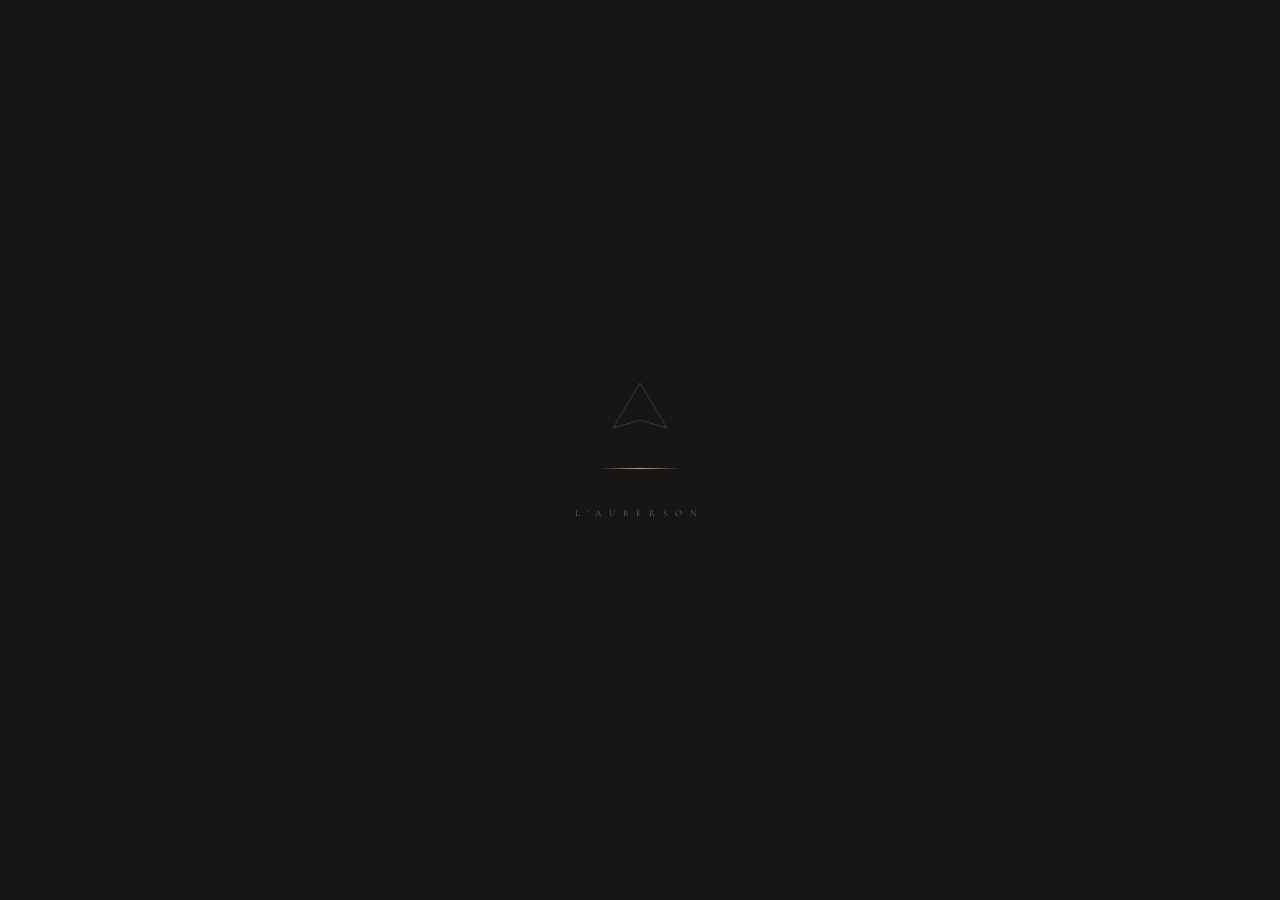
<file: website/previews/debethune/index.html>
<!-- Elegance Gate: PASSED | Loader exits at 3200ms | Paradigm: Cinematic Dissolve | Metaphor: Haute Horlogerie Atelier -->
<!DOCTYPE html>
<html lang="en">
<head>
    <meta charset="UTF-8">
    <meta name="viewport" content="width=device-width, initial-scale=1.0, maximum-scale=1.0, user-scalable=no">
    <title>De Bethune — L'Auberson</title>
    <meta name="description" content="De Bethune watch manufacture. Hand-finishing, thermal bluing, and 30+ world-first calibers since 2002.">
    <link rel="icon" href="data:image/svg+xml,%3Csvg xmlns='http://www.w3.org/2000/svg' viewBox='0 0 100 86'%3E%3Cpath fill='none' stroke='%234A6A8A' stroke-width='1.5' d='M50 4L92 82L50 66L8 82z'/%3E%3C/svg%3E">
    
    <link rel="preconnect" href="https://fonts.googleapis.com">
    <link rel="preconnect" href="https://fonts.gstatic.com" crossorigin>
    <link href="https://fonts.googleapis.com/css2?family=Cormorant+Garamond:ital,wght@0,300;0,400;0,500;1,300;1,400&display=swap" rel="stylesheet">
    
    <style>
        :root {
            --titanium: #B8A898;
            --straw: #E0D0B0;
            --straw-dim: #C8B898;
            --violet: #908090;
            --violet-soft: #A090A0;
            --steel: #5A7A9A;
            --steel-deep: #3A5A7A;
            --ivory: #181614;
            --ivory-light: #201C18;
        }

        * {
            margin: 0;
            padding: 0;
            box-sizing: border-box;
        }

        html, body {
            margin: 0;
            padding: 0;
            width: 100%;
            height: 100%;
            overflow: hidden;
            background: var(--ivory);
            color: var(--straw);
            -webkit-font-smoothing: antialiased;
            -moz-osx-font-smoothing: grayscale;
        }

        body {
            font-family: 'Cormorant Garamond', serif;
            font-weight: 300;
            font-size: 18px;
            line-height: 1.9;
        }

        /* Atmosphere */
        .atmosphere {
            position: fixed;
            top: 0;
            left: 0;
            width: 100vw;
            height: 100vh;
            pointer-events: none;
            z-index: 9996;
        }

        .grain {
            position: absolute;
            top: -50%;
            left: -50%;
            width: 200%;
            height: 200%;
            background-image: url("data:image/svg+xml,%3Csvg viewBox='0 0 256 256' xmlns='http://www.w3.org/2000/svg'%3E%3Cfilter id='noise'%3E%3CfeTurbulence type='fractalNoise' baseFrequency='0.8' numOctaves='3' stitchTiles='stitch'/%3E%3C/filter%3E%3Crect width='100%25' height='100%25' filter='url(%23noise)'/%3E%3C/svg%3E");
            opacity: 0.025;
            animation: grain 0.5s steps(6) infinite;
        }

        @keyframes grain {
            0%, 100% { transform: translate(0, 0); }
            20% { transform: translate(-1%, 1%); }
            40% { transform: translate(1%, -1%); }
            60% { transform: translate(-1%, -1%); }
            80% { transform: translate(1%, 1%); }
        }

        .vignette {
            position: absolute;
            inset: 0;
            background: radial-gradient(ellipse at center, transparent 25%, rgba(24, 22, 20, 0.6) 100%);
        }

        /* Cursor */
        .cursor {
            position: fixed;
            width: 4px;
            height: 4px;
            background: var(--straw);
            border-radius: 50%;
            pointer-events: none;
            z-index: 10000;
            mix-blend-mode: difference;
            transform: translate(-50%, -50%);
        }

        .cursor::after {
            content: '';
            position: absolute;
            top: 50%;
            left: 50%;
            width: 28px;
            height: 28px;
            border: 1px solid rgba(224, 208, 176, 0.15);
            border-radius: 50%;
            transform: translate(-50%, -50%);
            transition: all 0.3s cubic-bezier(0.4, 0, 0.2, 1);
        }

        .cursor.hover::after {
            width: 56px;
            height: 56px;
            border-color: rgba(224, 208, 176, 0.35);
        }

        /* Loader */
        .loader {
            position: fixed;
            top: 0;
            left: 0;
            width: 100vw;
            height: 100vh;
            background: var(--ivory);
            z-index: 10001;
            display: flex;
            flex-direction: column;
            align-items: center;
            justify-content: center;
            transition: opacity 0.8s ease 0.4s, visibility 0.8s ease 0.4s;
        }

        .loader.hidden {
            opacity: 0;
            visibility: hidden;
        }

        .loader-content {
            position: relative;
        }

        .loader-mark {
            width: 64px;
            height: 55px;
            opacity: 0;
            transform: scale(0.9);
            animation: markReveal 0.6s ease 0.2s forwards;
        }

        @keyframes markReveal {
            to { opacity: 1; transform: scale(1); }
        }

        .loader-mark svg {
            width: 100%;
            height: 100%;
        }

        .loader-mark path {
            fill: none;
            stroke: var(--steel-deep);
            stroke-width: 0.6;
            stroke-dasharray: 280;
            stroke-dashoffset: 280;
            animation: draw 1.2s ease 0.5s forwards;
        }

        @keyframes draw {
            to { stroke-dashoffset: 0; }
        }

        .loader-line {
            position: absolute;
            bottom: -36px;
            left: 50%;
            width: 0;
            height: 1px;
            background: linear-gradient(to right, transparent, var(--titanium), transparent);
            transform: translateX(-50%);
            animation: lineExtend 0.8s ease 1.4s forwards;
        }

        @keyframes lineExtend {
            to { width: 80px; }
        }

        .loader-text {
            margin-top: 72px;
            font-size: 9px;
            letter-spacing: 0.9em;
            text-transform: uppercase;
            color: var(--titanium);
            opacity: 0;
            animation: textReveal 0.6s ease 1.8s forwards;
        }

        @keyframes textReveal {
            to { opacity: 0.7; }
        }

        /* Stage */
        .stage {
            position: fixed;
            top: 0;
            left: 0;
            width: 100vw;
            height: 100vh;
        }

        .scene {
            position: absolute;
            inset: 0;
            display: flex;
            align-items: center;
            justify-content: center;
            opacity: 0;
            transition: opacity 1s cubic-bezier(0.4, 0, 0.2, 1);
            pointer-events: none;
        }

        .scene.active {
            opacity: 1;
            pointer-events: auto;
        }

        /* Backgrounds */
        .scene-void { background: radial-gradient(ellipse at 35% 45%, #282420 0%, var(--ivory) 55%, #0D0B09 100%); }
        .scene-straw { background: radial-gradient(ellipse at 65% 50%, #383430 0%, #282420 45%, var(--ivory) 100%); }
        .scene-heritage { background: radial-gradient(ellipse at 50% 55%, #302C28 0%, var(--ivory-light) 55%, var(--ivory) 100%); }
        .scene-innovation { background: radial-gradient(ellipse at 35% 50%, #303438 0%, var(--ivory) 65%, #141210 100%); }
        .scene-contact { background: radial-gradient(ellipse at 50% 45%, #282420 0%, var(--ivory) 70%, #0C0A08 100%); }

        /* Scene 1: Void - LARGE */
        .void-frame {
            text-align: center;
            transform: translateY(-2vh);
        }

        .void-mark {
            width: 80px;
            height: 69px;
            margin: 0 auto 64px;
            opacity: 0;
            transform: translateY(24px);
            transition: all 0.8s cubic-bezier(0.4, 0, 0.2, 1) 0.3s;
        }

        .scene.active .void-mark {
            opacity: 0.5;
            transform: translateY(0);
        }

        .void-mark svg {
            width: 100%;
            height: 100%;
            fill: none;
            stroke: var(--steel-deep);
            stroke-width: 0.5;
        }

        .void-title {
            font-size: clamp(2.4rem, 5vw, 4rem);
            font-weight: 300;
            letter-spacing: 0.45em;
            text-transform: uppercase;
            color: var(--straw);
            margin-bottom: 28px;
            opacity: 0;
            transform: translateY(30px);
            transition: all 0.9s cubic-bezier(0.4, 0, 0.2, 1) 0.5s;
        }

        .scene.active .void-title {
            opacity: 1;
            transform: translateY(0);
        }

        .void-title span {
            display: inline-block;
            opacity: 0;
            transform: translateY(20px);
            transition: all 0.6s cubic-bezier(0.4, 0, 0.2, 1);
        }

        .scene.active .void-title span {
            opacity: 1;
            transform: translateY(0);
        }

        .void-subtitle {
            font-size: 11px;
            letter-spacing: 0.5em;
            text-transform: uppercase;
            color: var(--titanium);
            opacity: 0;
            transition: opacity 0.8s ease 1.2s;
        }

        .scene.active .void-subtitle {
            opacity: 0.6;
        }

        .scroll-indicator {
            position: absolute;
            bottom: 10vh;
            left: 50%;
            transform: translateX(-50%);
            display: flex;
            flex-direction: column;
            align-items: center;
            gap: 16px;
            opacity: 0;
            transition: opacity 0.6s ease 1.5s;
        }

        .scene.active .scroll-indicator {
            opacity: 0.4;
        }

        .scroll-line {
            width: 1px;
            height: 50px;
            background: linear-gradient(to bottom, var(--titanium), transparent);
            animation: scrollPulse 2.5s ease infinite;
        }

        @keyframes scrollPulse {
            0%, 100% { transform: scaleY(1); opacity: 0.5; }
            50% { transform: scaleY(0.6); opacity: 1; }
        }

        .scroll-text {
            font-size: 9px;
            letter-spacing: 0.3em;
            text-transform: uppercase;
            color: var(--titanium);
        }

        /* Scene 2: Straw - LARGE */
        .straw-composition {
            display: grid;
            grid-template-columns: 1.2fr 1fr;
            gap: 140px;
            max-width: 1400px;
            width: 85%;
            align-items: center;
        }

        .straw-visual {
            display: flex;
            flex-direction: column;
            align-items: center;
            justify-content: center;
            position: relative;
        }

        .heat-orb {
            width: 400px;
            height: 400px;
            border-radius: 50%;
            background: 
                radial-gradient(circle at 30% 30%, rgba(224, 208, 176, 0.6) 0%, transparent 50%),
                radial-gradient(circle at 70% 60%, rgba(184, 168, 152, 0.4) 0%, transparent 60%),
                radial-gradient(circle at 50% 50%, var(--straw) 0%, var(--straw-dim) 60%, var(--titanium) 100%);
            box-shadow: 
                0 0 180px rgba(224, 208, 176, 0.1),
                inset 0 0 120px rgba(0, 0, 0, 0.25);
            position: relative;
            opacity: 0;
            transform: scale(0.9);
            transition: all 1s cubic-bezier(0.4, 0, 0.2, 1) 0.2s;
        }

        .scene.active .heat-orb {
            opacity: 1;
            transform: scale(1);
        }

        .heat-orb::before {
            content: '';
            position: absolute;
            inset: -80px;
            border-radius: 50%;
            background: radial-gradient(circle, transparent 50%, rgba(224, 208, 176, 0.03) 70%, transparent 100%);
            animation: heatBreath 4s ease infinite;
        }

        @keyframes heatBreath {
            0%, 100% { transform: scale(1); opacity: 0.3; }
            50% { transform: scale(1.08); opacity: 0.6; }
        }

        .temp-marker {
            margin-top: 48px;
            text-align: center;
            opacity: 0;
            transition: all 0.6s ease 0.8s;
        }

        .scene.active .temp-marker {
            opacity: 1;
        }

        .temp-value {
            font-size: 36px;
            font-weight: 300;
            color: var(--straw);
            letter-spacing: 0.05em;
        }

        .temp-label {
            font-size: 10px;
            letter-spacing: 0.25em;
            text-transform: uppercase;
            color: var(--titanium);
            margin-top: 8px;
        }

        .straw-content {
            opacity: 0;
            transform: translateX(40px);
            transition: all 0.9s cubic-bezier(0.4, 0, 0.2, 1) 0.4s;
        }

        .scene.active .straw-content {
            opacity: 1;
            transform: translateX(0);
        }

        .straw-label {
            font-size: 10px;
            letter-spacing: 0.5em;
            text-transform: uppercase;
            color: var(--steel);
            margin-bottom: 40px;
        }

        .straw-title {
            font-size: clamp(2rem, 3.5vw, 2.8rem);
            font-weight: 300;
            font-style: italic;
            line-height: 1.25;
            color: var(--straw);
            margin-bottom: 40px;
        }

        .straw-text {
            font-size: 17px;
            line-height: 2;
            color: rgba(224, 208, 176, 0.5);
            max-width: 440px;
        }

        /* Scene 3: Heritage - LARGE */
        .heritage-frame {
            width: 100%;
            max-width: 1600px;
            padding: 0 120px;
            opacity: 0;
            transition: opacity 0.8s ease 0.2s;
        }

        .scene.active .heritage-frame {
            opacity: 1;
        }

        .heritage-header {
            text-align: center;
            margin-bottom: 140px;
            opacity: 0;
            transform: translateY(30px);
            transition: all 0.7s cubic-bezier(0.4, 0, 0.2, 1) 0.3s;
        }

        .scene.active .heritage-header {
            opacity: 1;
            transform: translateY(0);
        }

        .heritage-title {
            font-size: clamp(1.6rem, 2.4vw, 2rem);
            font-weight: 300;
            font-style: italic;
            color: var(--violet-soft);
            margin-bottom: 20px;
        }

        .heritage-subtitle {
            font-size: 11px;
            color: var(--titanium);
            letter-spacing: 0.25em;
        }

        .timeline-container {
            position: relative;
        }

        .timeline-line {
            position: absolute;
            top: 14px;
            left: 10%;
            right: 10%;
            height: 1px;
            background: linear-gradient(to right, transparent, var(--violet), transparent);
            opacity: 0.2;
            transform: scaleX(0);
            transition: transform 1.2s cubic-bezier(0.4, 0, 0.2, 1) 0.5s;
        }

        .scene.active .timeline-line {
            transform: scaleX(1);
        }

        .timeline-row {
            display: flex;
            justify-content: space-between;
            position: relative;
        }

        .timeline-moment {
            text-align: center;
            position: relative;
            cursor: pointer;
            padding: 0 24px;
            opacity: 0;
            transform: translateY(30px);
            transition: all 0.6s cubic-bezier(0.4, 0, 0.2, 1);
        }

        .scene.active .timeline-moment:nth-child(1) { transition-delay: 0.6s; opacity: 1; transform: translateY(0); }
        .scene.active .timeline-moment:nth-child(2) { transition-delay: 0.7s; opacity: 1; transform: translateY(0); }
        .scene.active .timeline-moment:nth-child(3) { transition-delay: 0.8s; opacity: 1; transform: translateY(0); }
        .scene.active .timeline-moment:nth-child(4) { transition-delay: 0.9s; opacity: 1; transform: translateY(0); }
        .scene.active .timeline-moment:nth-child(5) { transition-delay: 1s; opacity: 1; transform: translateY(0); }

        .moment-node {
            width: 10px;
            height: 10px;
            background: var(--violet);
            border-radius: 50%;
            margin: 0 auto 32px;
            transition: all 0.5s cubic-bezier(0.4, 0, 0.2, 1);
            position: relative;
        }

        .moment-node::after {
            content: '';
            position: absolute;
            inset: -10px;
            border: 1px solid var(--violet);
            border-radius: 50%;
            opacity: 0;
            transform: scale(0.8);
            transition: all 0.5s ease;
        }

        .timeline-moment:hover .moment-node {
            background: var(--straw);
            box-shadow: 0 0 30px rgba(224, 208, 176, 0.3);
            transform: scale(1.3);
        }

        .timeline-moment:hover .moment-node::after {
            opacity: 0.4;
            transform: scale(1);
        }

        .moment-year {
            font-size: 44px;
            font-weight: 300;
            color: var(--violet);
            margin-bottom: 16px;
            opacity: 0.3;
            transition: all 0.5s ease;
        }

        .timeline-moment:hover .moment-year {
            opacity: 1;
            color: var(--violet-soft);
        }

        .moment-event {
            font-size: 12px;
            line-height: 1.7;
            color: var(--titanium);
            max-width: 130px;
            margin: 0 auto;
            opacity: 0;
            transform: translateY(10px);
            transition: all 0.4s ease;
        }

        .timeline-moment:hover .moment-event {
            opacity: 1;
            transform: translateY(0);
        }

        /* Scene 4: Innovation - LARGE */
        .innovation-composition {
            display: grid;
            grid-template-columns: 1fr 1.3fr;
            gap: 180px;
            max-width: 1500px;
            width: 82%;
            align-items: center;
        }

        .innovation-content {
            opacity: 0;
            transform: translateX(-50px);
            transition: all 0.9s cubic-bezier(0.4, 0, 0.2, 1) 0.3s;
        }

        .scene.active .innovation-content {
            opacity: 1;
            transform: translateX(0);
        }

        .innovation-label {
            font-size: 10px;
            letter-spacing: 0.5em;
            text-transform: uppercase;
            color: var(--steel);
            margin-bottom: 44px;
        }

        .innovation-title {
            font-size: clamp(2rem, 3.5vw, 2.8rem);
            font-weight: 300;
            font-style: italic;
            line-height: 1.25;
            color: var(--steel);
            margin-bottom: 44px;
        }

        .innovation-text {
            font-size: 17px;
            line-height: 2;
            color: rgba(224, 208, 176, 0.45);
            max-width: 420px;
        }

        .lugs-sculpture {
            display: flex;
            align-items: center;
            justify-content: center;
            perspective: 1200px;
            opacity: 0;
            transform: translateX(50px);
            transition: all 1s cubic-bezier(0.4, 0, 0.2, 1) 0.4s;
        }

        .scene.active .lugs-sculpture {
            opacity: 1;
            transform: translateX(0);
        }

        .lug-form {
            width: 380px;
            height: 500px;
            position: relative;
            transform-style: preserve-3d;
            transition: transform 1.2s cubic-bezier(0.4, 0, 0.2, 1);
        }

        .lug-element {
            position: absolute;
            background: linear-gradient(135deg, rgba(90, 122, 154, 0.08) 0%, rgba(58, 90, 122, 0.04) 100%);
            border: 1px solid rgba(90, 122, 154, 0.15);
        }

        .lug-core { width: 220px; height: 340px; top: 80px; left: 80px; }
        .lug-tl { width: 85px; height: 120px; top: 90px; left: 15px; transform: rotateY(-18deg); }
        .lug-tr { width: 85px; height: 120px; top: 90px; right: 15px; transform: rotateY(18deg); }
        .lug-bl { width: 85px; height: 120px; bottom: 90px; left: 15px; transform: rotateY(-18deg); }
        .lug-br { width: 85px; height: 120px; bottom: 90px; right: 15px; transform: rotateY(18deg); }

        /* Scene 5: Contact - LARGE */
        .contact-frame {
            text-align: center;
            opacity: 0;
            transform: translateY(30px);
            transition: all 0.8s cubic-bezier(0.4, 0, 0.2, 1) 0.3s;
        }

        .scene.active .contact-frame {
            opacity: 1;
            transform: translateY(0);
        }

        .contact-mark {
            width: 64px;
            height: 55px;
            margin: 0 auto 56px;
            opacity: 0.4;
        }

        .contact-mark svg {
            width: 100%;
            height: 100%;
            fill: none;
            stroke: var(--steel-deep);
            stroke-width: 0.5;
        }

        .contact-title {
            font-size: clamp(1.6rem, 2.2vw, 1.8rem);
            font-weight: 300;
            font-style: italic;
            color: var(--straw);
            margin-bottom: 56px;
            letter-spacing: 0.03em;
        }

        .contact-email {
            font-size: clamp(1.3rem, 1.8vw, 1.5rem);
            font-weight: 300;
            font-style: italic;
            color: var(--steel);
            text-decoration: none;
            cursor: pointer;
            position: relative;
            transition: color 0.4s ease;
            letter-spacing: 0.04em;
        }

        .contact-email:hover {
            color: var(--straw);
        }

        .contact-email::after {
            content: '';
            position: absolute;
            bottom: -4px;
            left: 0;
            width: 0;
            height: 1px;
            background: var(--straw);
            transition: width 0.5s cubic-bezier(0.4, 0, 0.2, 1);
        }

        .contact-email:hover::after {
            width: 100%;
        }

        .contact-credit {
            position: absolute;
            bottom: 8vh;
            left: 50%;
            transform: translateX(-50%);
            font-size: 9px;
            letter-spacing: 0.3em;
            text-transform: uppercase;
            color: var(--titanium);
            opacity: 0.4;
        }

        /* Navigation */
        .nav-dots {
            position: fixed;
            right: 48px;
            top: 50%;
            transform: translateY(-50%);
            display: flex;
            flex-direction: column;
            gap: 18px;
            z-index: 100;
        }

        .nav-dot {
            width: 5px;
            height: 5px;
            border-radius: 50%;
            background: rgba(224, 208, 176, 0.08);
            cursor: pointer;
            transition: all 0.4s cubic-bezier(0.4, 0, 0.2, 1);
        }

        .nav-dot.active {
            background: var(--straw);
            transform: scale(1.6);
        }

        .nav-dot:hover {
            background: var(--straw);
        }

        .progress-ring {
            position: fixed;
            bottom: 48px;
            right: 48px;
            width: 48px;
            height: 48px;
            z-index: 100;
        }

        .progress-ring svg {
            transform: rotate(-90deg);
        }

        .progress-ring circle {
            fill: none;
            stroke-width: 1;
        }

        .progress-ring .bg {
            stroke: rgba(224, 208, 176, 0.08);
        }

        .progress-ring .progress {
            stroke: var(--straw);
            stroke-dasharray: 132;
            stroke-dashoffset: 132;
            transition: stroke-dashoffset 0.6s ease;
        }

        .page-indicator {
            position: fixed;
            bottom: 56px;
            right: 104px;
            font-size: 11px;
            letter-spacing: 0.2em;
            color: var(--titanium);
            opacity: 0.5;
            z-index: 100;
        }

        /* ==================== MOBILE OPTIMIZED ==================== */
        @media (max-width: 1200px) {
            .straw-composition {
                gap: 100px;
            }
            
            .heat-orb {
                width: 320px;
                height: 320px;
            }
            
            .innovation-composition {
                gap: 120px;
            }
            
            .lug-form {
                width: 300px;
                height: 400px;
            }
            
            .lug-core { width: 180px; height: 280px; top: 60px; left: 60px; }
            .lug-tl, .lug-tr, .lug-bl, .lug-br { width: 70px; height: 100px; }
        }

        @media (max-width: 1024px) {
            .cursor, .grain, .vignette, .nav-dots, .page-indicator, .progress-ring {
                display: none;
            }

            html, body {
                overflow-y: auto;
                overflow-x: hidden;
                height: auto;
                font-size: 16px;
            }

            .stage {
                position: relative;
                height: auto;
                width: 100%;
            }

            .scene {
                position: relative;
                height: 100vh;
                min-height: 700px;
                opacity: 1;
                pointer-events: auto;
                padding: 60px 30px;
            }

            .scene > * {
                opacity: 1 !important;
                transform: none !important;
            }

            .void-mark {
                width: 72px;
                height: 62px;
                margin-bottom: 48px;
            }

            .void-title {
                font-size: 2rem;
                letter-spacing: 0.3em;
            }

            .scroll-indicator {
                display: none;
            }

            .straw-composition, .innovation-composition {
                grid-template-columns: 1fr;
                gap: 50px;
                width: 100%;
            }

            .straw-visual {
                order: -1;
            }

            .heat-orb {
                width: 260px;
                height: 260px;
            }

            .temp-marker {
                margin-top: 36px;
            }

            .straw-content, .innovation-content {
                text-align: center;
                padding: 0;
            }

            .straw-title, .innovation-title {
                font-size: 1.8rem;
            }

            .straw-text, .innovation-text {
                margin: 0 auto;
                font-size: 16px;
            }

            .heritage-frame {
                padding: 0;
            }

            .heritage-header {
                margin-bottom: 80px;
            }

            .timeline-row {
                flex-direction: column;
                gap: 48px;
            }

            .timeline-line {
                display: none;
            }

            .timeline-moment {
                padding: 0;
            }

            .moment-year {
                font-size: 40px;
                opacity: 1;
            }

            .moment-event {
                opacity: 1;
                transform: none;
                font-size: 14px;
            }

            .lugs-sculpture {
                order: -1;
            }

            .lug-form {
                width: 260px;
                height: 340px;
            }

            .lug-core { width: 155px; height: 240px; top: 50px; left: 52px; }
            .lug-tl, .lug-tr, .lug-bl, .lug-br { width: 60px; height: 85px; }

            .contact-mark {
                width: 56px;
                height: 48px;
            }

            .contact-title {
                font-size: 1.5rem;
            }

            .contact-email {
                font-size: 1.1rem;
            }

            .contact-credit {
                font-size: 9px;
                bottom: 30px;
            }
        }

        @media (max-width: 640px) {
            .scene {
                min-height: 600px;
                padding: 40px 24px;
            }

            .void-title {
                font-size: 1.5rem;
                letter-spacing: 0.2em;
            }

            .void-subtitle {
                font-size: 9px;
            }

            .heat-orb {
                width: 220px;
                height: 220px;
            }

            .temp-value {
                font-size: 28px;
            }

            .straw-title, .innovation-title {
                font-size: 1.5rem;
            }

            .straw-text, .innovation-text {
                font-size: 15px;
            }

            .heritage-header {
                margin-bottom: 60px;
            }

            .heritage-title {
                font-size: 1.4rem;
            }

            .moment-year {
                font-size: 36px;
            }

            .lug-form {
                width: 220px;
                height: 290px;
            }

            .lug-core { width: 130px; height: 200px; top: 45px; left: 45px; }
            .lug-tl, .lug-tr, .lug-bl, .lug-br { width: 50px; height: 72px; top: 50px; bottom: 50px; }

            .contact-title {
                font-size: 1.3rem;
            }

            .contact-email {
                font-size: 1rem;
            }
        }

        @media (max-width: 380px) {
            .void-title {
                font-size: 1.3rem;
            }

            .heat-orb {
                width: 180px;
                height: 180px;
            }

            .straw-title, .innovation-title {
                font-size: 1.3rem;
            }
        }

        /* Touch device optimizations */
        @media (pointer: coarse) {
            .cursor {
                display: none !important;
            }
            
            .nav-dot {
                width: 10px;
                height: 10px;
            }
            
            .nav-dot.active {
                transform: scale(1.3);
            }
        }

        /* Landscape mobile */
        @media (max-height: 500px) and (orientation: landscape) {
            .scene {
                min-height: 500px;
                padding: 30px;
            }

            .void-mark {
                width: 48px;
                height: 41px;
                margin-bottom: 24px;
            }

            .void-title {
                font-size: 1.4rem;
                margin-bottom: 16px;
            }

            .heat-orb {
                width: 160px;
                height: 160px;
            }

            .straw-composition, .innovation-composition {
                grid-template-columns: 1fr 1fr;
                gap: 40px;
            }

            .straw-visual, .lugs-sculpture {
                order: 0;
            }

            .heritage-header {
                margin-bottom: 40px;
            }

            .timeline-row {
                flex-direction: row;
                flex-wrap: wrap;
                justify-content: center;
                gap: 30px;
            }

            .timeline-moment {
                flex: 0 0 30%;
            }

            .moment-year {
                font-size: 28px;
            }

            .lug-form {
                width: 180px;
                height: 240px;
            }

            .lug-core { width: 110px; height: 170px; top: 35px; left: 35px; }
            .lug-tl, .lug-tr, .lug-bl, .lug-br { width: 42px; height: 60px; }
        }
    </style>
</head>
<body>
    <div class="atmosphere">
        <div class="grain"></div>
        <div class="vignette"></div>
    </div>
    
    <div class="cursor" id="cursor"></div>

    <div class="loader" id="loader">
        <div class="loader-content">
            <div class="loader-mark">
                <svg viewBox="0 0 64 55">
                    <path d="M32 5 L59 50 L32 42 L5 50 Z"/>
                </svg>
            </div>
            <div class="loader-line"></div>
        </div>
        <p class="loader-text">L'Auberson</p>
    </div>

    <div class="nav-dots">
        <div class="nav-dot active" data-index="0"></div>
        <div class="nav-dot" data-index="1"></div>
        <div class="nav-dot" data-index="2"></div>
        <div class="nav-dot" data-index="3"></div>
        <div class="nav-dot" data-index="4"></div>
    </div>

    <div class="progress-ring">
        <svg width="48" height="48" viewBox="0 0 48 48">
            <circle class="bg" cx="24" cy="24" r="21"/>
            <circle class="progress" id="progressCircle" cx="24" cy="24" r="21"/>
        </svg>
    </div>
    <div class="page-indicator"><span id="currentPage">01</span> / 05</div>

    <div class="stage" id="stage">
        <!-- Scene 1: Void -->
        <section class="scene scene-void active" data-index="0">
            <div class="void-frame">
                <div class="void-mark">
                    <svg viewBox="0 0 64 55">
                        <path d="M32 6 L58 49 L32 41 L6 49 Z"/>
                    </svg>
                </div>
                <h1 class="void-title" id="voidTitle">De Bethune</h1>
                <p class="void-subtitle">Swiss Watch Manufacture</p>
            </div>
            <div class="scroll-indicator">
                <div class="scroll-line"></div>
                <span class="scroll-text">Scroll</span>
            </div>
        </section>

        <!-- Scene 2: Straw -->
        <section class="scene scene-straw" data-index="1">
            <div class="straw-composition">
                <div class="straw-visual">
                    <div class="heat-orb" id="heatOrb"></div>
                    <div class="temp-marker">
                        <div class="temp-value">350°C</div>
                        <div class="temp-label">Thermal Point</div>
                    </div>
                </div>
                <div class="straw-content">
                    <p class="straw-label">Thermal Treatment</p>
                    <h2 class="straw-title">Straw Gold<br/>of Titanium</h2>
                    <p class="straw-text">The journey begins at 350°C. As titanium heats, it passes through straw gold—a color achieved only through precise thermal oxidation. No paint. No PVD. Just chemistry.</p>
                </div>
            </div>
        </section>

        <!-- Scene 3: Heritage -->
        <section class="scene scene-heritage" data-index="2">
            <div class="heritage-frame">
                <div class="heritage-header">
                    <h2 class="heritage-title">Heritage</h2>
                    <p class="heritage-subtitle">From radicalism to icon status</p>
                </div>
                <div class="timeline-container">
                    <div class="timeline-line"></div>
                    <div class="timeline-row">
                        <div class="timeline-moment">
                            <div class="moment-node"></div>
                            <div class="moment-year">2002</div>
                            <p class="moment-event">Founded in<br/>L'Auberson</p>
                        </div>
                        <div class="timeline-moment">
                            <div class="moment-node"></div>
                            <div class="moment-year">2011</div>
                            <p class="moment-event">DB28<br/>Floating Lugs</p>
                        </div>
                        <div class="timeline-moment">
                            <div class="moment-node"></div>
                            <div class="moment-year">2016</div>
                            <p class="moment-event">Spherical<br/>Moonphase</p>
                        </div>
                        <div class="timeline-moment">
                            <div class="moment-node"></div>
                            <div class="moment-year">2021</div>
                            <p class="moment-event">The 1916<br/>Company</p>
                        </div>
                        <div class="timeline-moment">
                            <div class="moment-node"></div>
                            <div class="moment-year">2026</div>
                            <p class="moment-event">DB28xs<br/>Collection</p>
                        </div>
                    </div>
                </div>
            </div>
        </section>

        <!-- Scene 4: Innovation -->
        <section class="scene scene-innovation" data-index="3">
            <div class="innovation-composition">
                <div class="innovation-content">
                    <p class="innovation-label">Patented Innovation</p>
                    <h2 class="innovation-title">Floating<br/>Lugs</h2>
                    <p class="innovation-text">Articulated case parts that pivot to fit the wrist perfectly. Like the bridges of a movement, the lugs float independently.</p>
                </div>
                <div class="lugs-sculpture">
                    <div class="lug-form" id="lugForm">
                        <div class="lug-element lug-core"></div>
                        <div class="lug-element lug-tl"></div>
                        <div class="lug-element lug-tr"></div>
                        <div class="lug-element lug-bl"></div>
                        <div class="lug-element lug-br"></div>
                    </div>
                </div>
            </div>
        </section>

        <!-- Scene 5: Contact -->
        <section class="scene scene-contact" data-index="4">
            <div class="contact-frame">
                <div class="contact-mark">
                    <svg viewBox="0 0 64 55">
                        <path d="M32 6 L58 49 L32 41 L6 49 Z"/>
                    </svg>
                </div>
                <h2 class="contact-title">Contact</h2>
                <a class="contact-email" onclick="copyEmail()">p.jacques@debethune.ch</a>
            </div>
            <p class="contact-credit">Prototype preview by Velocity</p>
        </section>
    </div>

    <script>
        // Loader
        window.addEventListener('load', () => {
            setTimeout(() => {
                document.getElementById('loader').classList.add('hidden');
            }, 3200);
        });

        // Cursor
        const cursor = document.getElementById('cursor');
        let mouseX = 0, mouseY = 0, cursorX = 0, cursorY = 0;

        if (!window.matchMedia('(pointer: coarse)').matches) {
            document.addEventListener('mousemove', (e) => {
                mouseX = e.clientX;
                mouseY = e.clientY;
            });

            function animateCursor() {
                cursorX += (mouseX - cursorX) * 0.12;
                cursorY += (mouseY - cursorY) * 0.12;
                cursor.style.left = cursorX + 'px';
                cursor.style.top = cursorY + 'px';
                requestAnimationFrame(animateCursor);
            }
            animateCursor();

            document.querySelectorAll('a, .timeline-moment, .nav-dot').forEach(el => {
                el.addEventListener('mouseenter', () => cursor.classList.add('hover'));
                el.addEventListener('mouseleave', () => cursor.classList.remove('hover'));
            });
        }

        // Split text animation
        const voidTitle = document.getElementById('voidTitle');
        if (voidTitle) {
            const text = voidTitle.textContent;
            voidTitle.innerHTML = text.split('').map((char, i) => 
                `<span style="transition-delay: ${0.6 + i * 0.05}s">${char === ' ' ? '&nbsp;' : char}</span>`
            ).join('');
        }

        // Scene system
        const scenes = document.querySelectorAll('.scene');
        const dots = document.querySelectorAll('.nav-dot');
        const progressCircle = document.getElementById('progressCircle');
        const pageIndicator = document.getElementById('currentPage');
        
        let currentScene = 0;
        let isTransitioning = false;
        const totalScenes = 5;
        let accumulatedDelta = 0;
        const threshold = 50;

        function updateProgress() {
            const progress = (currentScene / (totalScenes - 1)) * 132;
            progressCircle.style.strokeDashoffset = 132 - progress;
            pageIndicator.textContent = String(currentScene + 1).padStart(2, '0');
        }

        function goToScene(index) {
            if (index < 0 || index >= totalScenes || isTransitioning) return;
            
            isTransitioning = true;
            
            scenes[currentScene].classList.remove('active');
            dots[currentScene].classList.remove('active');
            
            setTimeout(() => {
                scenes[index].classList.add('active');
                dots[index].classList.add('active');
                currentScene = index;
                updateProgress();
                
                const lugForm = document.getElementById('lugForm');
                if (lugForm) {
                    lugForm.style.transform = currentScene === 3 
                        ? 'rotateY(0deg) rotateX(0deg)' 
                        : 'rotateY(-8deg) rotateX(3deg)';
                }
                
                setTimeout(() => isTransitioning = false, 1000);
            }, 100);
        }

        // Scroll (desktop only)
        window.addEventListener('wheel', (e) => {
            if (window.innerWidth <= 1024 || isTransitioning) return;
            
            accumulatedDelta += e.deltaY;
            
            if (Math.abs(accumulatedDelta) > threshold) {
                if (accumulatedDelta > 0 && currentScene < totalScenes - 1) {
                    goToScene(currentScene + 1);
                } else if (accumulatedDelta < 0 && currentScene > 0) {
                    goToScene(currentScene - 1);
                }
                accumulatedDelta = 0;
            }
            
            clearTimeout(window.resetScroll);
            window.resetScroll = setTimeout(() => accumulatedDelta = 0, 180);
        }, { passive: true });

        // Touch swipe for mobile
        let touchStartY = 0;
        let touchEndY = 0;

        document.addEventListener('touchstart', (e) => {
            touchStartY = e.changedTouches[0].screenY;
        }, { passive: true });

        document.addEventListener('touchend', (e) => {
            touchEndY = e.changedTouches[0].screenY;
            handleSwipe();
        }, { passive: true });

        function handleSwipe() {
            if (window.innerWidth > 1024) return;
            
            const swipeThreshold = 50;
            const diff = touchStartY - touchEndY;
            
            if (Math.abs(diff) > swipeThreshold) {
                if (diff > 0) {
                    // Swipe up - next scene
                    window.scrollBy({ top: window.innerHeight, behavior: 'smooth' });
                } else {
                    // Swipe down - previous scene
                    window.scrollBy({ top: -window.innerHeight, behavior: 'smooth' });
                }
            }
        }

        // Nav dots
        dots.forEach((dot, index) => {
            dot.addEventListener('click', () => goToScene(index));
        });

        // Keyboard
        document.addEventListener('keydown', (e) => {
            if (e.key === 'ArrowDown' || e.key === 'ArrowRight') goToScene(currentScene + 1);
            else if (e.key === 'ArrowUp' || e.key === 'ArrowLeft') goToScene(currentScene - 1);
        });

        // Heat orb parallax
        const heatOrb = document.getElementById('heatOrb');
        if (heatOrb) {
            let orbX = 0, orbY = 0, targetOrbX = 0, targetOrbY = 0;
            
            document.addEventListener('mousemove', (e) => {
                if (window.innerWidth > 1024) {
                    const centerX = window.innerWidth / 2;
                    const centerY = window.innerHeight / 2;
                    targetOrbX = (e.clientX - centerX) / 30;
                    targetOrbY = (e.clientY - centerY) / 30;
                }
            });
            
            function animateOrb() {
                orbX += (targetOrbX - orbX) * 0.06;
                orbY += (targetOrbY - orbY) * 0.06;
                heatOrb.style.transform = `translate(${orbX}px, ${orbY}px)`;
                requestAnimationFrame(animateOrb);
            }
            animateOrb();
        }

        // Lugs initial
        const lugForm = document.getElementById('lugForm');
        if (lugForm) {
            lugForm.style.transform = 'rotateY(-8deg) rotateX(3deg)';
        }

        // Email copy
        function copyEmail() {
            navigator.clipboard.writeText('p.jacques@debethune.ch').then(() => {
                const email = document.querySelector('.contact-email');
                const original = email.textContent;
                email.textContent = 'Copied';
                setTimeout(() => email.textContent = original, 2000);
            });
        }

        // Initialize
        updateProgress();
    </script>
</body>
</html>
</file>
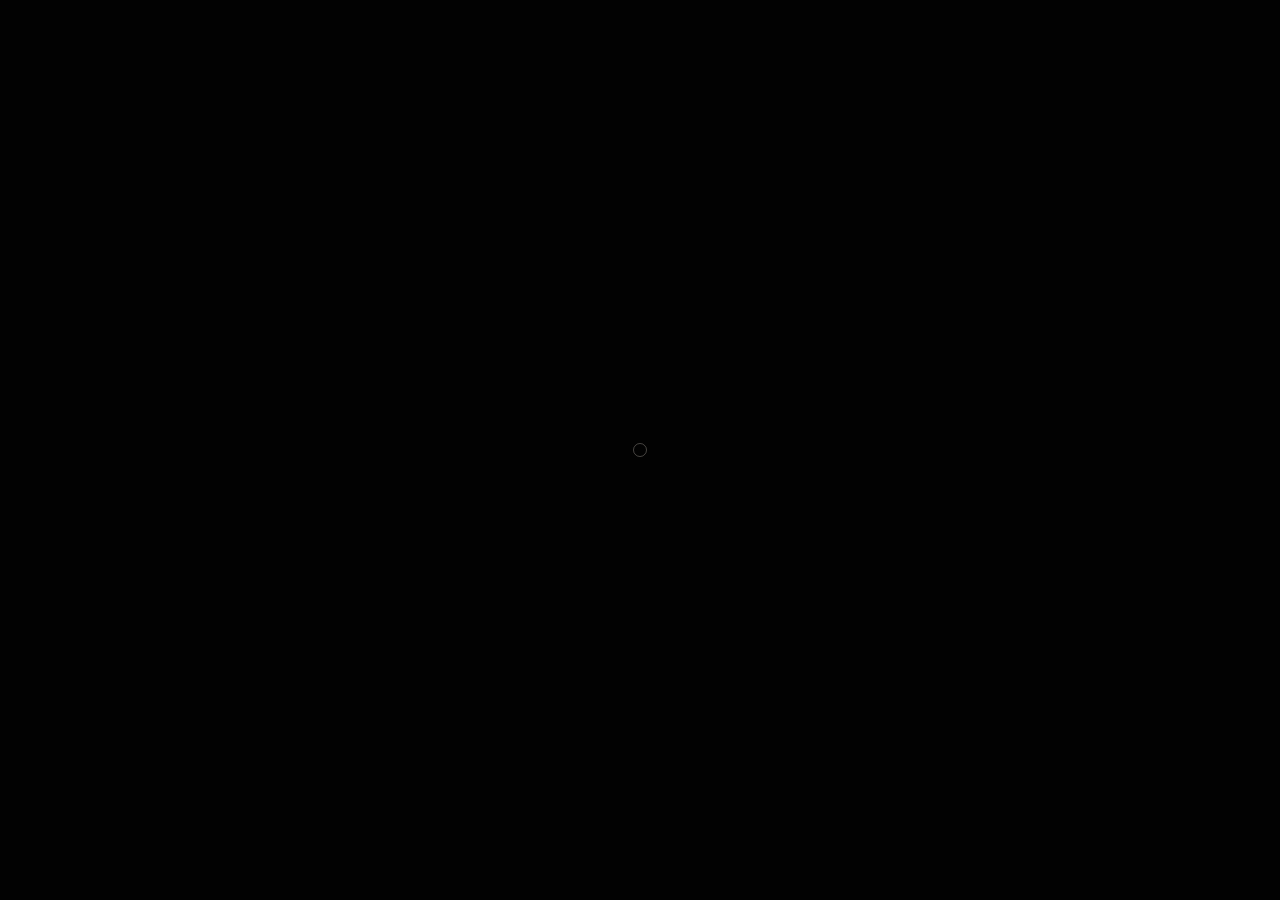
<file: website/previews/voutilainen/index.html>
<!DOCTYPE html>
<html lang="en">
<head>
    <meta charset="UTF-8">
    <meta name="viewport" content="width=device-width, initial-scale=1.0">
    <title>Voutilainen | The Continuum</title>
    <link rel="icon" href="/favicon.svg" type="image/svg+xml">
    <link rel="stylesheet" href="style.css">
</head>
<body>
    <!-- ETHEREAL LOADER -->
    <div id="loader">
        <div class="loader-brand">VOUTILAINEN</div>
        <div class="loader-ring"></div>
    </div>

    <!-- CUSTOM CURSOR -->
    <div id="custom-cursor"></div>

    <!-- ELEGANT GUILLOCHE TEXTURE -->
    <div id="grain-overlay"></div>

    <!-- COPY NOTIFICATION -->
    <div id="copy-notification" class="copy-notification">Address Secured</div>

    <!-- SCROLL CANVAS (Lenis-Style Finite Scroll) -->
    <div id="smooth-wrapper">
        <div id="smooth-content">
            
            <!-- Layout 1: The Breath -->
            <div class="block layout-breath">
                <span class="meta-label hover-target" style="margin-bottom: 5vh;">01 / Manufacture</span>
                <h1 class="title-massive hover-target">Voutilainen</h1>
                <p class="text-body hover-target">The measurement of existence. Not by the machine, but by the weight of human intention. Precision is absolute. Time is a construct.</p>
            </div>

            <!-- Layout 2: Staggered Staircase -->
            <div class="block layout-staggered">
                <span class="meta-label hover-target" style="margin-bottom: 5vh; margin-left: 5vw;">02 / Ecosystem</span>
                <div class="stair hover-target">Comblémine</div>
                <div class="stair hover-target">Dial</div>
                <div class="stair hover-target">Specialist</div>
                <p class="text-body hover-target">The dial as a canvas. The engine turning. A decentralized mastery over the visible spectrum of time in Saint-Sulpice.</p>
            </div>

            <!-- Layout 3: Split Horizon -->
            <div class="block layout-split">
                <div class="text-wrapper">
                    <span class="meta-label hover-target">03 / Form</span>
                    <h2 class="hover-target">Cattin & Brodbeck</h2>
                    <p class="text-body hover-target">Cases born from fire and friction. Guillochage executed on century-old rose engines. The hand leaves a mark the machine cannot calculate.</p>
                </div>
                <h1 class="title-massive hover-target">Tension</h1>
            </div>

            <!-- ABSTRACT FOOTER -->
            <footer class="abstract-footer" id="abstract-footer">
                
                <!-- The Resonance Ripple -->
                <div class="resonance-ripple" id="ripple"></div>

                <!-- Scattered Coordinates -->
                <div class="abs-coord-1 hover-target">
                    <span class="meta-label">Origin</span>
                    <span class="copyright-meta" style="margin-top: 0.5rem; text-transform: none;">Môtiers, Switzerland</span>
                </div>

                <div class="abs-coord-2 hover-target">
                    <span class="copyright-title">Digital Prototype</span>
                    <span class="copyright-meta">Engineered by Velocity Agency // 2026</span>
                    <span class="copyright-meta" style="opacity: 0.1;">[Not for public indexing]</span>
                </div>

                <!-- Abstract Central Trigger (Jewel Bearing) -->
                <div class="footer-center hover-target" id="contact-trigger">
                    <div class="jewel-bearing">
                        <span class="crosshair"></span>
                        <span class="crosshair"></span>
                    </div>
                </div>

                <!-- Massive Vertical Click-to-Copy Email -->
                <button id="copy-email-btn" class="copy-email-btn hover-target">
                    voutilainen<span class="domain">@voutilainen.ch</span>
                </button>

            </footer>

        </div>
    </div>

    <script src="script.js"></script>
</body>
</html>
</file>
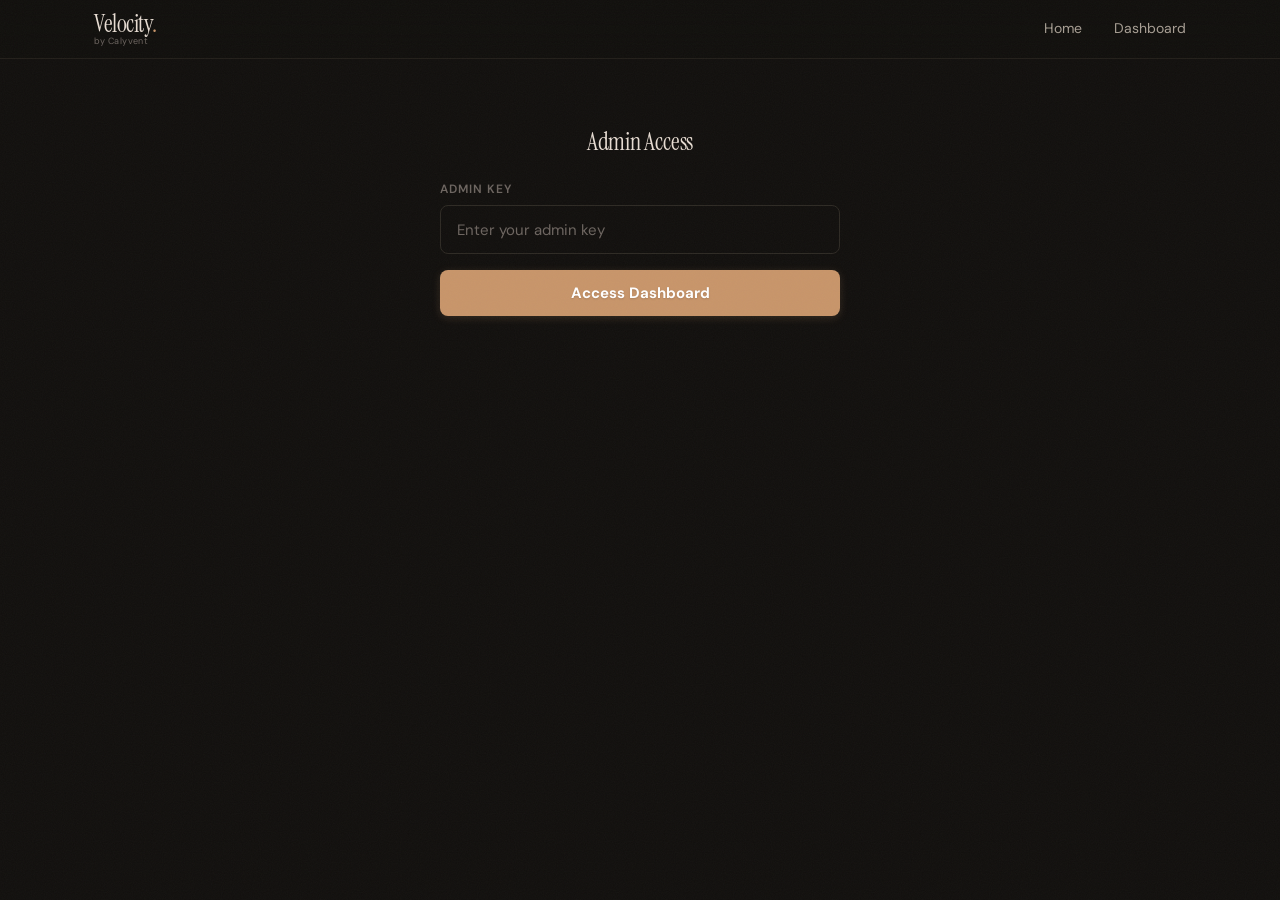
<file: website/admin.html>
<!DOCTYPE html>
<html lang="en">
<head>
  <meta charset="UTF-8">
  <meta name="viewport" content="width=device-width, initial-scale=1.0">
  <title>Velocity — Admin</title>
  <meta name="robots" content="noindex, nofollow">
  <link rel="preconnect" href="https://fonts.googleapis.com">
  <link rel="preconnect" href="https://fonts.gstatic.com" crossorigin>
  <link href="https://fonts.googleapis.com/css2?family=Instrument+Serif:ital@0;1&family=DM+Sans:ital,opsz,wght@0,9..40,400;0,9..40,500;0,9..40,600;0,9..40,700;1,9..40,400&display=swap" rel="stylesheet">
  <link rel="stylesheet" href="styles.css">
  <link rel="icon" href="data:image/svg+xml,<svg xmlns='http://www.w3.org/2000/svg' viewBox='0 0 100 100'><text y='.9em' font-size='90'>V</text></svg>">
  <style>
    .admin-wrap { max-width: 960px; margin: 0 auto; padding: 7rem 1.5rem 4rem; }
    .admin-header { margin-bottom: 2rem; }
    .admin-header h1 { font-family: var(--font-serif); font-size: 2rem; font-weight: 400; margin-bottom: 0.5rem; }
    .admin-header p { color: var(--text-muted); font-size: 0.875rem; }
    .admin-login { max-width: 400px; margin: 8rem auto; }
    .admin-login h2 { font-family: var(--font-serif); font-size: 1.5rem; font-weight: 400; margin-bottom: 1.5rem; text-align: center; }
    .admin-stats { display: grid; grid-template-columns: repeat(3, 1fr); gap: 1rem; margin-bottom: 2rem; }
    .admin-stat { background: var(--bg-card); border: 1px solid var(--border-subtle); border-radius: var(--radius-lg); padding: 1.25rem; }
    .admin-stat-val { font-family: var(--font-serif); font-size: 2rem; color: var(--accent); }
    .admin-stat-label { font-size: 0.75rem; color: var(--text-muted); margin-top: 0.25rem; }
    .admin-table-wrap { background: var(--bg-card); border: 1px solid var(--border-subtle); border-radius: var(--radius-lg); overflow: hidden; }
    .admin-table { width: 100%; border-collapse: collapse; font-size: 0.875rem; }
    .admin-table th { text-align: left; padding: 0.875rem 1rem; background: var(--bg); color: var(--text-muted); font-weight: 600; font-size: 0.75rem; text-transform: uppercase; letter-spacing: 0.04em; border-bottom: 1px solid var(--border-subtle); }
    .admin-table td { padding: 0.75rem 1rem; border-bottom: 1px solid var(--border-subtle); color: var(--text-secondary); }
    .admin-table tr:last-child td { border-bottom: none; }
    .admin-table tr:hover td { background: rgba(200,149,106,0.04); }
    .admin-table a { color: var(--accent); text-decoration: none; }
    .admin-table a:hover { text-decoration: underline; }
    .admin-empty { text-align: center; padding: 3rem; color: var(--text-muted); }
    .admin-refresh { background: none; border: 1px solid var(--border); color: var(--text-muted); padding: 0.5rem 1rem; border-radius: var(--radius); cursor: pointer; font-size: 0.8125rem; transition: all 0.2s; }
    .admin-refresh:hover { border-color: var(--accent); color: var(--accent); }
    @media (max-width: 600px) {
      .admin-stats { grid-template-columns: 1fr; }
      .admin-table { font-size: 0.8125rem; }
      .admin-table th, .admin-table td { padding: 0.625rem 0.75rem; }
    }
  </style>
</head>
<body>

  <nav class="nav nav--scrolled" id="nav">
    <div class="nav-inner">
      <div class="logo-wrap"><a href="/" class="logo">Velocity<span class="logo-dot">.</span></a><a href="https://calyvent.com" target="_blank" class="logo-sub">by Calyvent</a></div>
      <div class="nav-links">
        <a href="/">Home</a>
        <a href="/dashboard.html">Dashboard</a>
      </div>
    </div>
  </nav>

  <!-- Login gate -->
  <div id="loginView" class="admin-login">
    <h2>Admin Access</h2>
    <form id="adminLoginForm">
      <div class="input-wrap">
        <label for="adminKey">Admin key</label>
        <input type="password" id="adminKey" placeholder="Enter your admin key" required>
      </div>
      <button type="submit" class="btn btn-primary btn-full" id="adminLoginBtn" style="margin-top:1rem;">Access Dashboard</button>
      <div class="auth-error" id="adminError" style="display:none;margin-top:0.75rem;"></div>
    </form>
  </div>

  <!-- Admin dashboard (hidden until authed) -->
  <div id="adminView" class="admin-wrap" style="display:none;">
    <div class="admin-header">
      <div style="display:flex;align-items:center;justify-content:space-between;flex-wrap:wrap;gap:1rem;">
        <div>
          <h1>Signups</h1>
          <p>All accounts created on Velocity.</p>
        </div>
        <button class="admin-refresh" id="refreshBtn">Refresh</button>
      </div>
    </div>

    <div class="admin-stats">
      <div class="admin-stat">
        <div class="admin-stat-val" id="statTotal">—</div>
        <div class="admin-stat-label">Total signups</div>
      </div>
      <div class="admin-stat">
        <div class="admin-stat-val" id="statToday">—</div>
        <div class="admin-stat-label">Today</div>
      </div>
      <div class="admin-stat">
        <div class="admin-stat-val" id="statWithSite">—</div>
        <div class="admin-stat-label">With website URL</div>
      </div>
    </div>

    <div class="admin-table-wrap">
      <table class="admin-table">
        <thead>
          <tr>
            <th>#</th>
            <th>Email</th>
            <th>Website</th>
            <th>Signed up</th>
          </tr>
        </thead>
        <tbody id="signupsBody">
          <tr><td colspan="4" class="admin-empty">Loading...</td></tr>
        </tbody>
      </table>
    </div>
  </div>

  <script>
  (function () {
    'use strict';

    var adminKey = '';
    var loginView = document.getElementById('loginView');
    var adminView = document.getElementById('adminView');

    // Check if key is saved
    var savedKey = sessionStorage.getItem('velocity_admin_key');
    if (savedKey) {
      adminKey = savedKey;
      loginView.style.display = 'none';
      adminView.style.display = 'block';
      loadSignups();
    }

    document.getElementById('adminLoginForm').addEventListener('submit', function (e) {
      e.preventDefault();
      var key = document.getElementById('adminKey').value.trim();
      var errorEl = document.getElementById('adminError');
      var btn = document.getElementById('adminLoginBtn');
      if (!key) return;
      btn.disabled = true;
      btn.textContent = 'Checking...';
      errorEl.style.display = 'none';

      fetch('/api/admin/signups?key=' + encodeURIComponent(key))
        .then(function (r) { return r.json().then(function (d) { return { ok: r.ok, data: d }; }); })
        .then(function (res) {
          if (!res.ok) {
            var msg = res.data.error || 'Invalid admin key.';
            if (msg === 'Storage not configured') {
              msg = 'KV storage not configured. Go to Cloudflare Dashboard → Workers & Pages → Settings → Bindings → Add a KV Namespace binding named "DATA".';
            } else if (msg === 'Admin access not configured') {
              msg = 'ADMIN_KEY environment variable not set. Add it in Cloudflare Dashboard → Workers & Pages → Settings → Environment Variables.';
            }
            errorEl.textContent = msg;
            errorEl.style.display = 'block';
            btn.disabled = false;
            btn.textContent = 'Access Dashboard';
            return;
          }
          adminKey = key;
          sessionStorage.setItem('velocity_admin_key', key);
          loginView.style.display = 'none';
          adminView.style.display = 'block';
          renderSignups(res.data.signups);
        })
        .catch(function () {
          errorEl.textContent = 'Network error. Please try again.';
          errorEl.style.display = 'block';
          btn.disabled = false;
          btn.textContent = 'Access Dashboard';
        });
    });

    document.getElementById('refreshBtn').addEventListener('click', loadSignups);

    function loadSignups() {
      var body = document.getElementById('signupsBody');
      body.innerHTML = '<tr><td colspan="4" class="admin-empty">Loading...</td></tr>';

      fetch('/api/admin/signups?key=' + encodeURIComponent(adminKey))
        .then(function (r) { return r.json(); })
        .then(function (data) { renderSignups(data.signups || []); })
        .catch(function () {
          body.innerHTML = '<tr><td colspan="4" class="admin-empty">Failed to load signups.</td></tr>';
        });
    }

    function renderSignups(signups) {
      var body = document.getElementById('signupsBody');

      // Stats
      var today = new Date().toISOString().slice(0, 10);
      var todayCount = signups.filter(function (s) { return (s.created_at || '').slice(0, 10) === today; }).length;
      var withSite = signups.filter(function (s) { return s.website_url; }).length;
      document.getElementById('statTotal').textContent = signups.length;
      document.getElementById('statToday').textContent = todayCount;
      document.getElementById('statWithSite').textContent = withSite;

      if (!signups.length) {
        body.innerHTML = '<tr><td colspan="4" class="admin-empty">No signups yet.</td></tr>';
        return;
      }

      body.innerHTML = signups.map(function (s, i) {
        var date = s.created_at ? new Date(s.created_at) : null;
        var dateStr = date ? date.toLocaleDateString('en-US', { month: 'short', day: 'numeric', year: 'numeric' }) + ' ' + date.toLocaleTimeString('en-US', { hour: '2-digit', minute: '2-digit' }) : '—';
        var websiteHtml = s.website_url ? '<a href="' + s.website_url + '" target="_blank">' + s.website_url.replace(/^https?:\/\//, '').replace(/\/$/, '') + '</a>' : '<span style="color:var(--text-muted)">—</span>';
        return '<tr><td>' + (i + 1) + '</td><td><a href="mailto:' + s.email + '">' + s.email + '</a></td><td>' + websiteHtml + '</td><td>' + dateStr + '</td></tr>';
      }).join('');
    }
  })();
  </script>
</body>
</html>
</file>
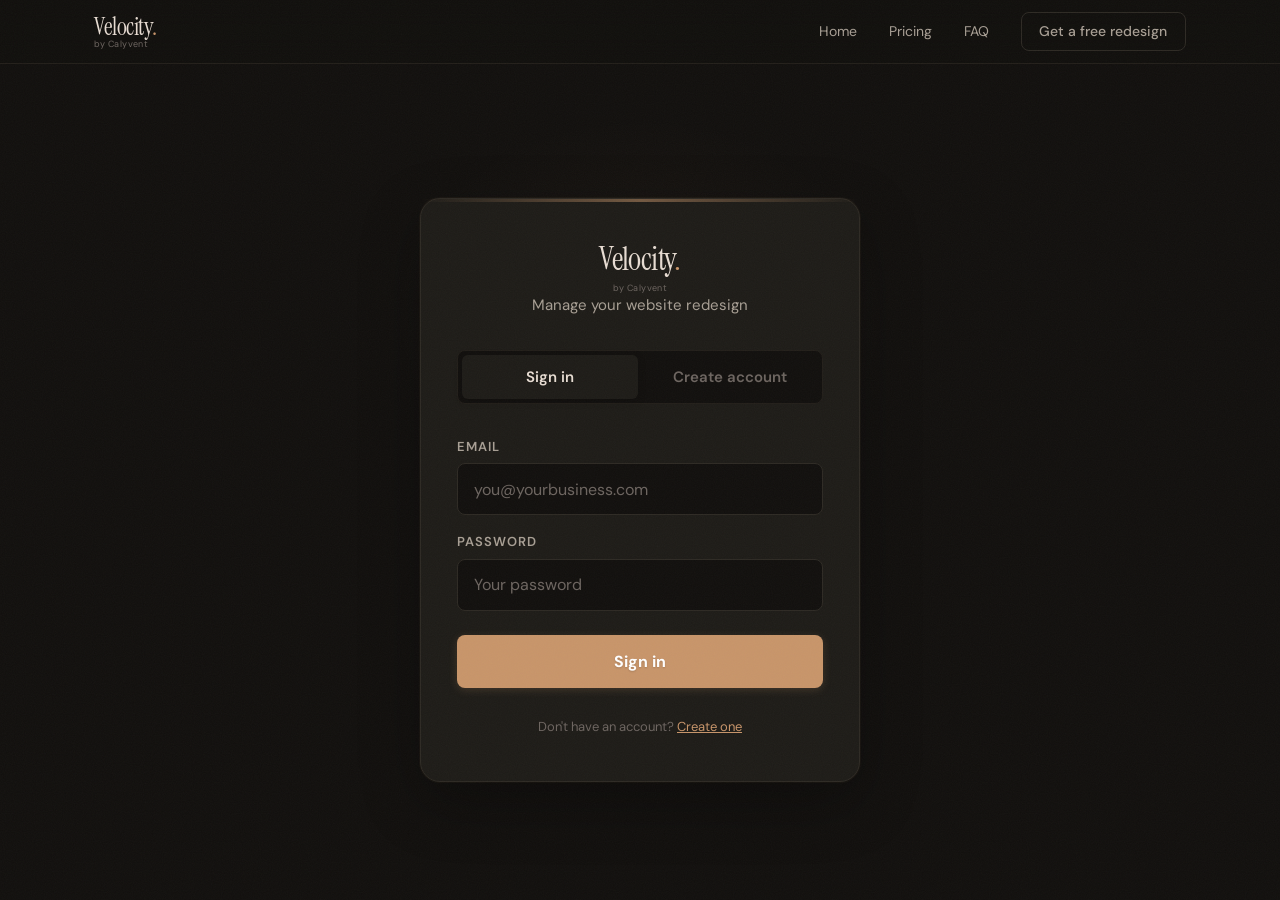
<file: website/auth.html>
<!DOCTYPE html>
<html lang="en">
<head>
  <meta charset="UTF-8">
  <meta name="viewport" content="width=device-width, initial-scale=1.0">
  <title>Velocity — Sign In</title>
  <meta name="description" content="Sign in or create your Velocity account to manage your website redesign.">
  <link rel="preconnect" href="https://fonts.googleapis.com">
  <link rel="preconnect" href="https://fonts.gstatic.com" crossorigin>
  <link href="https://fonts.googleapis.com/css2?family=Instrument+Serif:ital@0;1&family=DM+Sans:ital,opsz,wght@0,9..40,400;0,9..40,500;0,9..40,600;0,9..40,700;1,9..40,400&family=Caveat:wght@400;700&display=swap" rel="stylesheet">
  <link rel="stylesheet" href="styles.css">
  <link rel="icon" href="data:image/svg+xml,<svg xmlns='http://www.w3.org/2000/svg' viewBox='0 0 100 100'><text y='.9em' font-size='90'>V</text></svg>">
</head>
<body>

  <!-- ── Nav ── -->
  <nav class="nav nav--scrolled" id="nav">
    <div class="nav-inner">
      <div class="logo-wrap"><a href="/" class="logo">Velocity<span class="logo-dot">.</span></a><a href="https://calyvent.com" target="_blank" class="logo-sub">by Calyvent</a></div>
      <div class="nav-links" id="navLinks">
        <a href="/">Home</a>
        <a href="/#pricing">Pricing</a>
        <a href="/#faq">FAQ</a>
        <a href="#" class="nav-cta" id="navCtaLink">Get a free redesign</a>
      </div>
      <button class="nav-toggle" id="navToggle" aria-label="Menu">
        <span></span><span></span>
      </button>
    </div>
  </nav>

  <section class="auth-page">
      <div class="auth-card">
        <div class="auth-header">
          <div class="logo-wrap" style="align-items:center;"><a href="/" class="logo">Velocity<span class="logo-dot">.</span></a><a href="https://calyvent.com" target="_blank" class="logo-sub">by Calyvent</a></div>
          <p class="auth-subtitle">Manage your website redesign</p>
        </div>

        <!-- Tab toggle -->
        <div class="auth-tabs">
          <button class="auth-tab auth-tab--active" id="tabSignIn" type="button">Sign in</button>
          <button class="auth-tab" id="tabSignUp" type="button">Create account</button>
        </div>

        <!-- ── SIGN IN FORM ── -->
        <form class="auth-form" id="signInForm">
          <div class="input-wrap">
            <label for="siEmail">Email</label>
            <input type="email" id="siEmail" name="email" placeholder="you@yourbusiness.com" required autocomplete="email">
          </div>
          <div class="input-wrap">
            <label for="siPassword">Password</label>
            <input type="password" id="siPassword" name="password" placeholder="Your password" required autocomplete="current-password">
          </div>
          <button type="submit" class="btn btn-primary btn-full" id="siBtn">Sign in</button>
          <div class="auth-error" id="siError" style="display:none;"></div>
          <p class="auth-fine">Don't have an account? <a href="#" id="switchToSignUp">Create one</a></p>
        </form>

        <!-- ── SIGN UP FORM ── -->
        <form class="auth-form" id="signUpForm" style="display:none;">
          <!-- Account type toggle -->
          <div class="input-wrap">
            <label>Account type</label>
            <div class="auth-type-toggle">
              <button type="button" class="auth-type-btn auth-type-btn--active" id="typeBusiness">Business Owner</button>
              <button type="button" class="auth-type-btn" id="typePersonal">Individual / Creator</button>
            </div>
          </div>
          <div class="input-wrap">
            <label for="suEmail">Email</label>
            <input type="email" id="suEmail" name="email" placeholder="you@yourbusiness.com" required autocomplete="email">
          </div>
          <div class="input-wrap">
            <label for="suPassword">Password</label>
            <input type="password" id="suPassword" name="password" placeholder="Create a password" required autocomplete="new-password" minlength="8">
            <div class="pw-strength" id="pwStrength">
              <div class="pw-strength-bar"><div class="pw-strength-fill"></div></div>
              <div class="pw-strength-text" id="pwStrengthText"></div>
            </div>
          </div>
          <div class="input-wrap">
            <label for="suPasswordConfirm">Confirm password</label>
            <input type="password" id="suPasswordConfirm" name="password_confirm" placeholder="Type it again" required autocomplete="new-password" minlength="8">
          </div>
          <div class="input-wrap" id="suWebsiteWrap">
            <label for="suWebsite">Your website URL</label>
            <input type="url" id="suWebsite" name="website_url" placeholder="https://yourbusiness.com">
            <label style="font-size:0.75rem;color:var(--text-muted);margin-top:6px;display:flex;align-items:center;gap:4px;cursor:pointer;">
              <input type="checkbox" id="suNoWebsite" class="styled-checkbox"> I don't have a website yet
            </label>
          </div>
          <div style="margin-bottom:1rem;">
            <label style="font-size:0.75rem;color:var(--text-secondary);display:flex;align-items:flex-start;gap:6px;cursor:pointer;line-height:1.5;">
              <input type="checkbox" id="suAgreeTerms" required class="styled-checkbox"> I agree to the <a href="/terms" style="color:var(--accent);text-decoration:underline;">Terms and Conditions</a> and <a href="/privacy" style="color:var(--accent);text-decoration:underline;">Privacy Policy</a> of this website.
            </label>
          </div>
          <button type="submit" class="btn btn-primary btn-full" id="suBtn">Create account</button>
          <div class="auth-error" id="suError" style="display:none;"></div>
          <p class="auth-fine">Already have an account? <a href="#" id="switchToSignIn">Sign in</a></p>
        </form>
      </div>
  </section>

  <script>
  (function () {
    'use strict';

    // ── Password strength meter ──
    var pwInput = document.getElementById('suPassword');
    var pwStrength = document.getElementById('pwStrength');
    var pwStrengthText = document.getElementById('pwStrengthText');
    if (pwInput && pwStrength) {
      pwInput.addEventListener('input', function () {
        var val = pwInput.value;
        var score = 0;
        if (val.length >= 8) score++;
        if (val.length >= 12) score++;
        if (/[A-Z]/.test(val) && /[a-z]/.test(val)) score++;
        if (/\d/.test(val)) score++;
        if (/[^A-Za-z0-9]/.test(val)) score++;
        pwStrength.className = 'pw-strength';
        if (val.length === 0) { pwStrengthText.textContent = ''; return; }
        var levels = [
          { cls: 'pw-strength--weak', text: 'Weak' },
          { cls: 'pw-strength--weak', text: 'Weak' },
          { cls: 'pw-strength--fair', text: 'Fair' },
          { cls: 'pw-strength--good', text: 'Good' },
          { cls: 'pw-strength--strong', text: 'Strong' },
        ];
        var level = levels[Math.min(score, 4)];
        pwStrength.classList.add(level.cls);
        pwStrengthText.textContent = level.text;
      });
    }

    // ── Mobile nav toggle ──
    var toggle = document.getElementById('navToggle');
    var links = document.getElementById('navLinks');
    if (toggle && links) {
      toggle.addEventListener('click', function() {
        links.classList.toggle('is-open');
        toggle.classList.toggle('is-open');
      });
      links.querySelectorAll('a').forEach(function(a) {
        a.addEventListener('click', function() {
          links.classList.remove('is-open');
          toggle.classList.remove('is-open');
        });
      });
    }

    // CTA link goes to homepage start section
    var ctaLink = document.getElementById('navCtaLink');
    if (ctaLink) ctaLink.href = '/#start';

    // ── Account type toggle ──
    var accountType = 'business';
    var typeBiz = document.getElementById('typeBusiness');
    var typePer = document.getElementById('typePersonal');
    var websiteWrap = document.getElementById('suWebsiteWrap');
    if (typeBiz && typePer) {
      typeBiz.addEventListener('click', function() {
        accountType = 'business';
        typeBiz.classList.add('auth-type-btn--active');
        typePer.classList.remove('auth-type-btn--active');
        if (websiteWrap) websiteWrap.style.display = '';
        var emailInput = document.getElementById('suEmail');
        if (emailInput) emailInput.placeholder = 'you@yourbusiness.com';
      });
      typePer.addEventListener('click', function() {
        accountType = 'personal';
        typePer.classList.add('auth-type-btn--active');
        typeBiz.classList.remove('auth-type-btn--active');
        if (websiteWrap) websiteWrap.style.display = 'none';
        var emailInput = document.getElementById('suEmail');
        if (emailInput) emailInput.placeholder = 'johndoe@gmail.com';
      });
    }

    // ── "I don't have a website" checkbox ──
    var noWebsiteBox = document.getElementById('suNoWebsite');
    var websiteInput = document.getElementById('suWebsite');
    if (noWebsiteBox && websiteInput) {
      noWebsiteBox.addEventListener('change', function() {
        if (this.checked) {
          websiteInput.removeAttribute('required');
          websiteInput.disabled = true;
          websiteInput.value = '';
          websiteInput.style.opacity = '0.5';
        } else {
          websiteInput.disabled = false;
          websiteInput.style.opacity = '1';
        }
      });
    }

    var tabSI = document.getElementById('tabSignIn');
    var tabSU = document.getElementById('tabSignUp');
    var formSI = document.getElementById('signInForm');
    var formSU = document.getElementById('signUpForm');
    var switchToSignUp = document.getElementById('switchToSignUp');
    var switchToSignIn = document.getElementById('switchToSignIn');

    function showSignIn() {
      tabSI.classList.add('auth-tab--active');
      tabSU.classList.remove('auth-tab--active');
      formSI.style.display = 'block';
      formSU.style.display = 'none';
    }
    function showSignUp() {
      tabSU.classList.add('auth-tab--active');
      tabSI.classList.remove('auth-tab--active');
      formSU.style.display = 'block';
      formSI.style.display = 'none';
    }

    tabSI.addEventListener('click', showSignIn);
    tabSU.addEventListener('click', showSignUp);
    switchToSignUp.addEventListener('click', function(e) { e.preventDefault(); showSignUp(); });
    switchToSignIn.addEventListener('click', function(e) { e.preventDefault(); showSignIn(); });

    // Pre-fill from URL params (coming from main form)
    var params = new URLSearchParams(window.location.search);
    if (params.get('email')) {
      document.getElementById('suEmail').value = params.get('email');
    }
    if (params.get('website')) {
      document.getElementById('suWebsite').value = params.get('website');
    }
    // If we have pre-fill params, default to sign-up tab
    if (params.get('email') || params.get('website')) {
      showSignUp();
    }

    // Sign Up handler — awaits API response so session cookie is set
    formSU.addEventListener('submit', function (e) {
      e.preventDefault();
      var errorEl = document.getElementById('suError');
      errorEl.style.display = 'none';

      var email = document.getElementById('suEmail').value.trim();
      var pass = document.getElementById('suPassword').value;
      var passConfirm = document.getElementById('suPasswordConfirm').value;
      var website = document.getElementById('suWebsite').value.trim();
      var noWebsite = document.getElementById('suNoWebsite').checked;
      var agreeTerms = document.getElementById('suAgreeTerms');

      if (pass !== passConfirm) {
        errorEl.textContent = 'Passwords do not match. Try again.';
        errorEl.style.display = 'block';
        return;
      }
      if (pass.length < 8) {
        errorEl.textContent = 'Password must be at least 8 characters.';
        errorEl.style.display = 'block';
        return;
      }
      if (agreeTerms && !agreeTerms.checked) {
        errorEl.textContent = 'Please agree to the Terms and Conditions to continue.';
        errorEl.style.display = 'block';
        return;
      }
      if (accountType === 'business' && !website && !noWebsite) {
        errorEl.textContent = 'Please enter your website URL or check "I don\'t have a website yet".';
        errorEl.style.display = 'block';
        return;
      }

      var btn = document.getElementById('suBtn');
      btn.textContent = 'Creating account...';
      btn.disabled = true;

      fetch('/api/auth/signup', {
        method: 'POST',
        headers: { 'Content-Type': 'application/json' },
        credentials: 'same-origin',
        body: JSON.stringify({ email: email, password: pass, website_url: website || '', account_type: accountType, no_website: noWebsite, agreed_terms: true }),
      })
      .then(function(r) { return r.json().then(function(d) { return { ok: r.ok, data: d }; }); })
      .then(function(res) {
        if (!res.ok && res.data.error) {
          if (res.data.error.toLowerCase().indexOf('exists') !== -1) {
            errorEl.textContent = 'An account with this email already exists. Try signing in instead.';
          } else {
            errorEl.textContent = res.data.error;
          }
          errorEl.style.display = 'block';
          btn.textContent = 'Create account';
          btn.disabled = false;
          return;
        }

        var user = {
          email: email,
          website_url: website || '',
          account_type: accountType,
          created_at: new Date().toISOString(),
          plan: null,
          status: 'preview_pending',
          progress: 0,
          project_id: res.data.project_id || null,
        };
        localStorage.setItem('velocity_user', JSON.stringify(user));
        localStorage.setItem('velocity_auth', 'true');
        window.location.href = '/dashboard.html';
      })
      .catch(function() {
        errorEl.textContent = 'Unable to create account. Please check your connection and try again.';
        errorEl.style.display = 'block';
        btn.textContent = 'Create account';
        btn.disabled = false;
      });
    });

    // Sign In handler — server-validated only, no fallback
    formSI.addEventListener('submit', function (e) {
      e.preventDefault();
      var errorEl = document.getElementById('siError');
      errorEl.style.display = 'none';
      var btn = document.getElementById('siBtn');
      btn.textContent = 'Signing in...';
      btn.disabled = true;

      var email = document.getElementById('siEmail').value.trim();
      var password = document.getElementById('siPassword').value;

      if (!email || !password) {
        errorEl.textContent = 'Please enter your email and password.';
        errorEl.style.display = 'block';
        btn.textContent = 'Sign in';
        btn.disabled = false;
        return;
      }

      fetch('/api/auth/login', {
        method: 'POST',
        headers: { 'Content-Type': 'application/json' },
        credentials: 'same-origin',
        body: JSON.stringify({ email: email, password: password }),
      })
      .then(function(r) { return r.json().then(function(d) { return { ok: r.ok, data: d }; }); })
      .then(function(res) {
        if (!res.ok) {
          errorEl.textContent = res.data.error || 'Invalid email or password.';
          errorEl.style.display = 'block';
          btn.textContent = 'Sign in';
          btn.disabled = false;
          return;
        }

        // Authenticated by server — proceed
        var user = {
          email: (res.data && res.data.email) || email,
          plan: (res.data && res.data.plan) || null,
          created_at: new Date().toISOString(),
          status: 'active',
        };

        // Try to load saved lead/questionnaire data
        fetch('/api/lead-data?email=' + encodeURIComponent(email))
          .then(function(r) { return r.json(); })
          .then(function(data) {
            if (data && data.data) {
              var d = data.data;
              if (d.website_url) user.website_url = d.website_url;
              if (d.business_name) user.business_name = d.business_name;
              if (d.niche) user.niche = d.niche;
              if (d.services) user.services = d.services;
              if (d.location) user.location = d.location;
              if (d.style) user.style = d.style;
              if (d.site_type) user.site_type = d.site_type;
              if (d.phone) user.phone = d.phone;
              if (d.preview_id) user.preview_id = d.preview_id;
              if (d.preview_url) user.preview_url = d.preview_url;
              if (d.questionnaire_filled) user.questionnaire_filled = true;
              if (d.preview_id) user.preview_ready = true;
            }
          })
          .catch(function() {})
          .finally(function() {
            var existing = JSON.parse(localStorage.getItem('velocity_user') || '{}');
            if (existing.email === email) {
              Object.keys(existing).forEach(function(k) {
                if (!(k in user) || user[k] === null || user[k] === undefined) {
                  user[k] = existing[k];
                }
              });
            }
            localStorage.setItem('velocity_user', JSON.stringify(user));
            localStorage.setItem('velocity_auth', 'true');
            window.location.href = '/dashboard.html';
          });
      })
      .catch(function() {
        errorEl.textContent = 'Unable to connect. Please check your connection and try again.';
        errorEl.style.display = 'block';
        btn.textContent = 'Sign in';
        btn.disabled = false;
      });
    });
  })();
  </script>
</body>
</html>
</file>
<file: website/styles.css>
/* ═══════════════════════════════════════════════════════════
   VELOCITY — Digital Craft Design System
   Warm, textured, editorial. Not another SaaS template.
   ═══════════════════════════════════════════════════════════ */

/* ── Reset ─────────────────────────────────────────────── */
*, *::before, *::after {
  margin: 0;
  padding: 0;
  box-sizing: border-box;
}

/* ── Custom Properties ─────────────────────────────────── */
:root {
  --bg:          #12100e;
  --bg-warm:     #1a1815;
  --bg-card:     #1e1c18;
  --bg-card-hover: #252219;
  --border:      #2e2a24;
  --border-subtle: #231f1a;

  --text:        #e8ddd3;
  --text-secondary: #a89f94;
  --text-muted:  #6d6560;

  --accent:      #c8956a;
  --accent-hover: #d4a57a;
  --accent-glow: rgba(200, 149, 106, 0.12);

  --green:       #7fb069;
  --green-soft:  rgba(127, 176, 105, 0.12);
  --red:         #c0695a;
  --red-soft:    rgba(192, 105, 90, 0.12);

  /* Typography */
  --font-serif:  'Instrument Serif', Georgia, 'Times New Roman', serif;
  --font-body:   'DM Sans', -apple-system, BlinkMacSystemFont, system-ui, sans-serif;
  --font-hand:   'Caveat', cursive;

  /* Spacing */
  --section-pad: clamp(6rem, 12vw, 10rem);

  /* Radius */
  --radius-sm:  4px;
  --radius:     8px;
  --radius-lg:  14px;
  --radius-xl:  20px;

  /* Motion */
  --ease:     cubic-bezier(0.16, 1, 0.3, 1);
  --duration: 0.3s;
}

/* ── Base ──────────────────────────────────────────────── */
html {
  scroll-behavior: smooth;
  -webkit-font-smoothing: antialiased;
  -moz-osx-font-smoothing: grayscale;
}

body {
  font-family: var(--font-body);
  background: var(--bg);
  color: var(--text);
  line-height: 1.65;
  overflow-x: hidden;
  position: relative;
}

/* Grain texture overlay */
body::after {
  content: '';
  position: fixed;
  inset: 0;
  pointer-events: none;
  z-index: 9999;
  opacity: 0.035;
  background-image: url("data:image/svg+xml,%3Csvg viewBox='0 0 256 256' xmlns='http://www.w3.org/2000/svg'%3E%3Cfilter id='noise'%3E%3CfeTurbulence type='fractalNoise' baseFrequency='0.9' numOctaves='4' stitchTiles='stitch'/%3E%3C/filter%3E%3Crect width='100%25' height='100%25' filter='url(%23noise)'/%3E%3C/svg%3E");
  background-repeat: repeat;
  background-size: 256px 256px;
}
/* Firefox: disable grain if it causes rendering issues with SVG filters */
@-moz-document url-prefix() {
  body::after {
    opacity: 0.02;
  }
}

a { color: inherit; text-decoration: none; }
img { max-width: 100%; display: block; }

.container {
  width: 100%;
  max-width: 1140px;
  margin: 0 auto;
  padding: 0 1.5rem;
}
.container--narrow { max-width: 740px; }
@media (max-width: 640px) { .hide-mobile { display: none; } }

/* ── Scroll Animations ─────────────────────────────────── */
[data-animate] {
  opacity: 0;
  transform: translateY(20px);
  transition: opacity 0.8s var(--ease), transform 0.8s var(--ease);
}
[data-animate].is-visible {
  opacity: 1;
  transform: translateY(0);
}
/* Staggered children */
[data-animate].is-visible:nth-child(2) { transition-delay: 0.1s; }
[data-animate].is-visible:nth-child(3) { transition-delay: 0.2s; }
[data-animate].is-visible:nth-child(4) { transition-delay: 0.25s; }
[data-animate].is-visible:nth-child(5) { transition-delay: 0.3s; }
[data-animate].is-visible:nth-child(6) { transition-delay: 0.35s; }

/* ── Typography ────────────────────────────────────────── */
h1, h2, h3 {
  font-family: var(--font-serif);
  font-weight: 400;
  line-height: 1.15;
  letter-spacing: -0.01em;
}

h2 {
  font-size: clamp(2.25rem, 5vw, 3.5rem);
  margin-bottom: 1.25rem;
  color: var(--text);
}

.section-label {
  display: inline-block;
  font-family: var(--font-body);
  font-size: 0.75rem;
  font-weight: 600;
  letter-spacing: 0.14em;
  text-transform: uppercase;
  color: var(--accent);
  margin-bottom: 0.75rem;
}

.handwriting {
  font-family: var(--font-hand);
  font-size: 1.25rem;
  color: var(--accent);
}

/* ── Buttons ───────────────────────────────────────────── */
.btn {
  display: inline-flex;
  align-items: center;
  justify-content: center;
  gap: 0.5rem;
  font-family: var(--font-body);
  font-weight: 600;
  font-size: 0.9375rem;
  padding: 0.8rem 1.75rem;
  border-radius: var(--radius);
  border: none;
  cursor: pointer;
  transition: all var(--duration) var(--ease);
  text-decoration: none;
  white-space: nowrap;
}
.btn-full { width: 100%; }

.btn-primary {
  background: var(--accent);
  color: #fff;
  font-weight: 700;
  text-shadow: 0 1px 2px rgba(0,0,0,0.15);
  box-shadow: 0 2px 8px rgba(200, 149, 106, 0.2);
}
.btn-primary svg {
  transition: transform 0.2s var(--ease);
}
.btn-primary:hover {
  background: var(--accent-hover);
  transform: translateY(-2px);
  box-shadow: 0 8px 28px rgba(200, 149, 106, 0.25);
}
.btn-primary:hover svg {
  transform: translateX(3px);
}
.btn-primary:active {
  transform: translateY(0);
  box-shadow: 0 1px 4px rgba(200, 149, 106, 0.2);
}

.btn-ghost {
  background: transparent;
  color: var(--text-secondary);
  border: 1px solid var(--border);
}
.btn-ghost:hover {
  color: var(--text);
  border-color: var(--text-muted);
  background: rgba(255,255,255,0.03);
}

.btn-outline {
  background: transparent;
  color: var(--text);
  border: 1px solid var(--border);
}
.btn-outline:hover {
  border-color: var(--accent);
  color: var(--accent);
  background: var(--accent-glow);
}

/* Disabled buttons */
.btn:disabled,
.btn[disabled] {
  opacity: 0.5;
  cursor: not-allowed;
  transform: none !important;
  box-shadow: none !important;
}

/* Green action button */
.btn-success {
  background: var(--green);
  color: #fff;
  font-weight: 700;
  text-shadow: 0 1px 2px rgba(0,0,0,0.15);
  box-shadow: 0 2px 8px rgba(127, 176, 105, 0.2);
}
.btn-success:hover {
  background: #8fc075;
  transform: translateY(-1px);
  box-shadow: 0 6px 24px rgba(127, 176, 105, 0.3);
}

/* Danger button */
.btn-danger {
  background: var(--red);
  color: #fff;
  font-weight: 700;
}


/* ══════════════════════════════════════════════════════════
   NAV
   ══════════════════════════════════════════════════════════ */
.nav {
  position: fixed;
  top: 0; left: 0; right: 0;
  z-index: 100;
  padding: 1.25rem 0;
  transition: all var(--duration) var(--ease);
}
.nav--scrolled {
  background: rgba(18, 16, 14, 0.95);
  border-bottom: 1px solid var(--border-subtle);
  padding: 0.75rem 0;
}
@supports (backdrop-filter: blur(1px)) or (-webkit-backdrop-filter: blur(1px)) {
  .nav--scrolled {
    background: rgba(18, 16, 14, 0.88);
    backdrop-filter: blur(14px) saturate(160%);
    -webkit-backdrop-filter: blur(14px) saturate(160%);
  }
}
.nav-inner {
  max-width: 1140px;
  margin: 0 auto;
  padding: 0 1.5rem;
  display: flex;
  align-items: center;
  justify-content: space-between;
}

.logo {
  font-family: var(--font-serif);
  font-size: 1.5rem;
  font-weight: 400;
  color: var(--text);
  letter-spacing: -0.02em;
}
.logo-dot { color: var(--accent); }
.logo-wrap { display: flex; flex-direction: column; line-height: 1; }
.logo-sub { display: block; font-family: var(--font-body); font-size: 0.5625rem; color: var(--text-muted); font-weight: 400; letter-spacing: 0.04em; text-decoration: none; margin-top: 1px; transition: color 0.2s; }
.logo-sub:hover { color: var(--accent); }

.nav-links {
  display: flex;
  align-items: center;
  gap: 2rem;
}
.nav-links a {
  font-size: 0.875rem;
  color: var(--text-secondary);
  transition: color var(--duration);
  position: relative;
}
.nav-links a:not(.nav-cta):not(.nav-signin)::after {
  content: '';
  position: absolute;
  bottom: -2px;
  left: 0;
  width: 0;
  height: 1px;
  background: var(--accent);
  transition: width var(--duration) var(--ease);
}
.nav-links a:not(.nav-cta):not(.nav-signin):hover::after {
  width: 100%;
}
.nav-links a:hover { color: var(--text); }
.nav-signin {
  color: var(--accent) !important;
  font-weight: 500;
}
.nav-signin:hover {
  color: var(--accent-hover) !important;
}
.nav-cta {
  padding: 0.45rem 1.1rem;
  border: 1px solid var(--border);
  border-radius: var(--radius);
  font-weight: 500;
}
.nav-cta:hover {
  border-color: var(--accent) !important;
  color: var(--accent) !important;
}

.nav-toggle {
  display: none;
  flex-direction: column;
  gap: 6px;
  background: none;
  border: none;
  cursor: pointer;
  padding: 6px;
}
.nav-toggle span {
  display: block;
  width: 22px;
  height: 1.5px;
  background: var(--text);
  transition: all var(--duration);
  border-radius: 1px;
}
.nav-toggle.is-open span:first-child {
  transform: rotate(45deg) translate(3px, 3px);
}
.nav-toggle.is-open span:last-child {
  transform: rotate(-45deg) translate(3px, -3px);
}

@media (max-width: 768px) {
  .nav-links {
    display: none;
    position: absolute;
    top: 100%;
    left: 0; right: 0;
    background: rgba(18, 16, 14, 0.97);
    backdrop-filter: blur(14px);
    flex-direction: column;
    padding: 2rem;
    gap: 1.25rem;
    border-bottom: 1px solid var(--border);
  }
  .nav-links.is-open { display: flex; }
  .nav-toggle { display: flex; }
}


/* ══════════════════════════════════════════════════════════
   HERO
   ══════════════════════════════════════════════════════════ */
.hero {
  padding: 11rem 0 6rem;
  position: relative;
  overflow: hidden;
}

/* Page-load hero entrance */
.hero-content {
  animation: hero-enter 0.9s var(--ease) both;
}
.hero-visual {
  animation: hero-enter 0.9s var(--ease) 0.15s both, hero-float 6s ease-in-out 1s infinite;
}
@keyframes hero-enter {
  from {
    opacity: 0;
    transform: translateY(20px);
  }
  to {
    opacity: 1;
    transform: translateY(0);
  }
}
/* Subtle warm radial glow behind hero */
.hero::before {
  content: '';
  position: absolute;
  top: -15%;
  left: 25%;
  width: 800px;
  height: 600px;
  background: radial-gradient(ellipse, rgba(200, 149, 106, 0.07) 0%, transparent 65%);
  pointer-events: none;
}
.hero::after {
  content: '';
  position: absolute;
  bottom: 0;
  right: 5%;
  width: 500px;
  height: 400px;
  background: radial-gradient(ellipse, rgba(127, 176, 105, 0.04) 0%, transparent 70%);
  pointer-events: none;
}

.hero-grid {
  display: grid;
  grid-template-columns: 1fr 1fr;
  gap: 4rem;
  align-items: center;
}

.hero-eyebrow {
  font-family: var(--font-body);
  font-size: 0.8125rem;
  font-weight: 600;
  text-transform: uppercase;
  letter-spacing: 0.12em;
  color: var(--accent);
  margin-bottom: 1.25rem;
}

.hero-title {
  font-size: clamp(2.75rem, 5.5vw, 4.5rem);
  line-height: 1.05;
  margin-bottom: 1.5rem;
}
.hero-title em {
  font-style: italic;
  color: var(--accent);
}
.hero-title-sub {
  display: block;
  color: var(--text-secondary);
  font-size: 0.65em;
  margin-top: 0.3em;
}

.hero-text {
  font-size: 1rem;
  color: var(--text-secondary);
  line-height: 1.75;
  margin-bottom: 2.25rem;
  max-width: 460px;
}

.hero-actions {
  display: flex;
  gap: 0.75rem;
  flex-wrap: wrap;
}

/* ── Hero Social Proof ──────────────────────────────────── */
.hero-proof {
  display: flex;
  align-items: center;
  gap: 0.85rem;
  margin-top: 2.25rem;
  padding-top: 2rem;
  border-top: 1px solid var(--border-subtle);
}
.hero-proof-avatars {
  display: flex;
}
.hero-proof-avatar {
  width: 30px;
  height: 30px;
  border-radius: 50%;
  display: flex;
  align-items: center;
  justify-content: center;
  font-size: 0.65rem;
  font-weight: 700;
  color: #e8ddd3;
  border: 2px solid var(--bg);
  margin-left: -8px;
}
.hero-proof-avatar:first-child { margin-left: 0; }
.hero-proof-text {
  display: flex;
  flex-direction: column;
  gap: 0.1rem;
  font-size: 0.8125rem;
  color: var(--text-secondary);
}
.hero-proof-text strong { color: var(--text); }
.hero-proof-stars {
  color: #f5b731;
  font-size: 0.8125rem;
  letter-spacing: 1px;
}

/* ── Hero Visual (SVG Browser Showcases) ────────────────── */
.hero-visual {
  position: relative;
  padding-bottom: 4.5rem;
}

@keyframes hero-float {
  0%, 100% { transform: translateY(0); }
  50% { transform: translateY(-6px); }
}

.showcase-browsers {
  display: grid;
  grid-template-columns: 1fr;
  gap: 0;
  position: relative;
}
/* Gradient glow behind browsers */
.showcase-browsers::before {
  content: '';
  position: absolute;
  top: 50%;
  left: 50%;
  width: 120%;
  height: 120%;
  transform: translate(-50%, -50%);
  background: radial-gradient(ellipse, rgba(200, 149, 106, 0.08) 0%, transparent 65%);
  pointer-events: none;
  z-index: 0;
}

/* SVG Browser mockups */
.svg-browser {
  border-radius: var(--radius-lg);
  overflow: hidden;
  border: 1px solid var(--border);
  box-shadow: 0 12px 40px rgba(0,0,0,0.4);
  line-height: 0;
  transition: transform 0.4s var(--ease), box-shadow 0.4s var(--ease);
}
.svg-browser svg {
  width: 100%;
  height: auto;
  display: block;
}
.svg-browser--before {
  z-index: 1;
  transform: rotate(-1.5deg) scale(0.92);
  position: relative;
  opacity: 0.85;
}
.svg-browser--before:hover {
  transform: rotate(-0.5deg) scale(0.94);
  opacity: 1;
}
.svg-browser--after {
  z-index: 2;
  margin-top: -2rem;
  margin-left: 2rem;
  transform: rotate(0.5deg);
  box-shadow: 0 20px 60px rgba(0,0,0,0.5), 0 0 0 1px rgba(200, 149, 106, 0.1);
  position: relative;
}
.svg-browser--after:hover {
  transform: rotate(0deg) scale(1.01);
  box-shadow: 0 24px 70px rgba(0,0,0,0.55), 0 0 0 1px rgba(200, 149, 106, 0.2);
}

/* Callout quote — positioned below browsers */
.showcase-callout {
  margin-top: 1.25rem;
  background: var(--bg-card);
  border: 1px solid var(--border);
  border-radius: var(--radius-lg);
  padding: 1rem 1.25rem;
  max-width: 320px;
  position: relative;
  transition: transform var(--duration), border-color var(--duration);
}
.showcase-callout:hover {
  transform: translateY(-2px);
  border-color: var(--accent);
}
/* Arrow pointing up toward the browsers */
.showcase-callout::before {
  content: '';
  position: absolute;
  top: -6px;
  left: 24px;
  width: 12px;
  height: 12px;
  background: var(--bg-card);
  border-left: 1px solid var(--border);
  border-top: 1px solid var(--border);
  transform: rotate(45deg);
}
.showcase-callout .handwriting {
  display: block;
  margin-bottom: 0.25rem;
  font-size: 1.1rem;
}
.showcase-callout p {
  font-size: 0.8125rem;
  color: var(--text-secondary);
  line-height: 1.5;
}

@media (max-width: 900px) {
  .hero-grid {
    grid-template-columns: 1fr;
    gap: 3rem;
  }
  .hero-content { text-align: center; }
  .hero-text { max-width: 100%; margin-left: auto; margin-right: auto; }
  .hero-actions { justify-content: center; }
  .hero-proof { justify-content: center; }
  .svg-browser--before { transform: rotate(-1deg) scale(0.92); }
  .svg-browser--after { margin-left: 0.75rem; transform: none; }
  .hero-visual { overflow: hidden; animation: none; }
}


/* ══════════════════════════════════════════════════════════
   TRUST BAR
   ══════════════════════════════════════════════════════════ */
.trust {
  padding: 2.5rem 0 3rem;
  border-bottom: 1px solid var(--border-subtle);
  background: linear-gradient(180deg, var(--bg-warm) 0%, var(--bg) 100%);
}
.trust-label {
  text-align: center;
  font-size: 0.75rem;
  font-weight: 600;
  text-transform: uppercase;
  letter-spacing: 0.12em;
  color: var(--text-muted);
  margin-bottom: 1.5rem;
}
.trust-row {
  display: flex;
  justify-content: center;
  gap: 2.5rem;
  flex-wrap: wrap;
}
.trust-item {
  display: flex;
  align-items: center;
  gap: 0.6rem;
}
.trust-avatar {
  width: 32px;
  height: 32px;
  border-radius: 50%;
  display: flex;
  align-items: center;
  justify-content: center;
  font-size: 0.75rem;
  font-weight: 700;
  color: #e8ddd3;
  flex-shrink: 0;
}
.trust-item div {
  display: flex;
  flex-direction: column;
}
.trust-item strong {
  font-size: 0.8125rem;
  font-weight: 600;
  color: var(--text);
}
.trust-item span {
  font-size: 0.6875rem;
  color: var(--text-muted);
}

@media (max-width: 640px) {
  .trust-row { gap: 1.25rem; }
  .trust-item div { display: none; }
}


/* ══════════════════════════════════════════════════════════
   HARD TRUTH
   ══════════════════════════════════════════════════════════ */
.truth {
  padding: var(--section-pad) 0;
  position: relative;
  overflow: hidden;
}
/* Decorative gradient orb */
.truth::after {
  content: '';
  position: absolute;
  top: 20%;
  right: -10%;
  width: 400px;
  height: 400px;
  background: radial-gradient(circle, rgba(192, 105, 90, 0.06) 0%, transparent 70%);
  pointer-events: none;
}
.truth-content {
  max-width: 580px;
  margin-bottom: 3rem;
}
.truth-content p {
  font-size: 1.0625rem;
  color: var(--text-secondary);
  line-height: 1.75;
}

.truth-stats {
  display: grid;
  grid-template-columns: repeat(3, 1fr);
  gap: 1.5rem;
}
.stat {
  padding: 1.75rem;
  background: var(--bg-card);
  border: 1px solid var(--border-subtle);
  border-radius: var(--radius-lg);
  border-left: 3px solid var(--red);
  transition: transform var(--duration), border-color var(--duration);
}
.stat:hover {
  transform: translateY(-2px);
  border-left-color: var(--accent);
}
.stat-number {
  display: block;
  font-family: var(--font-serif);
  font-size: 2.75rem;
  color: var(--red);
  line-height: 1;
  margin-bottom: 0.5rem;
}
.stat-detail {
  font-size: 0.875rem;
  color: var(--text-muted);
  line-height: 1.5;
}

@media (max-width: 640px) {
  .truth-stats { grid-template-columns: 1fr; }
}


/* ══════════════════════════════════════════════════════════
   PROCESS
   ══════════════════════════════════════════════════════════ */
.process {
  padding: var(--section-pad) 0;
  background: var(--bg-warm);
  border-top: 1px solid var(--border-subtle);
  border-bottom: 1px solid var(--border-subtle);
}
.process-title {
  font-size: clamp(2.25rem, 4.5vw, 3.25rem);
  margin-bottom: 0.5rem;
}
.process-subtitle {
  font-size: 1.0625rem;
  color: var(--text-secondary);
  margin-bottom: 3.5rem;
  max-width: 480px;
}

.process-steps {
  display: flex;
  flex-direction: column;
  gap: 1.5rem;
  position: relative;
}
/* Connecting line between process steps */
.process-steps::before {
  content: '';
  position: absolute;
  top: 3.5rem;
  bottom: 3.5rem;
  left: calc(1.75rem + 2rem);
  width: 1px;
  background: linear-gradient(to bottom, var(--accent), transparent);
  opacity: 0.15;
  z-index: 0;
}
.process-step {
  display: flex;
  gap: 2rem;
  align-items: flex-start;
  padding: 2rem;
  background: var(--bg-card);
  border: 1px solid var(--border-subtle);
  border-radius: var(--radius-lg);
  transition: border-color var(--duration), transform var(--duration), box-shadow var(--duration);
  position: relative;
  z-index: 1;
}
.process-step:hover {
  border-color: var(--border);
  transform: translateX(4px);
  box-shadow: -4px 0 0 var(--accent);
}
.step-number {
  font-family: var(--font-serif);
  font-size: 2.5rem;
  color: var(--accent);
  line-height: 1;
  flex-shrink: 0;
  width: 3.5rem;
  opacity: 0.5;
  transition: opacity var(--duration);
}
.process-step:hover .step-number {
  opacity: 0.9;
}
.step-body h3 {
  font-size: 1.375rem;
  margin-bottom: 0.5rem;
}
.step-body p {
  font-size: 0.9375rem;
  color: var(--text-secondary);
  line-height: 1.7;
  max-width: 520px;
}

@media (max-width: 640px) {
  .process-step { flex-direction: column; gap: 1rem; }
  .step-number { font-size: 2rem; }
}


/* ══════════════════════════════════════════════════════════
   WORK / RESULTS
   ══════════════════════════════════════════════════════════ */
.work {
  padding: var(--section-pad) 0;
  position: relative;
  overflow: hidden;
}
.work::after {
  content: '';
  position: absolute;
  bottom: -10%;
  right: -5%;
  width: 500px;
  height: 500px;
  background: radial-gradient(circle, rgba(127, 176, 105, 0.04) 0%, transparent 65%);
  pointer-events: none;
}
.work > .container > h2 {
  max-width: 520px;
  margin-bottom: 3rem;
}

.work-grid {
  display: grid;
  grid-template-columns: repeat(3, 1fr);
  gap: 1.5rem;
}

.work-card {
  background: var(--bg-card);
  border: 1px solid var(--border-subtle);
  border-radius: var(--radius-lg);
  padding: 1.75rem;
  transition: border-color var(--duration), transform var(--duration);
}
.work-card:hover {
  border-color: var(--border);
  transform: translateY(-2px);
}

.work-card-header {
  display: flex;
  align-items: center;
  gap: 0.75rem;
  margin-bottom: 1.5rem;
}
.work-card-header strong {
  display: block;
  font-size: 0.9375rem;
}
.work-card-header span {
  font-size: 0.75rem;
  color: var(--text-muted);
}

.work-card-metrics {
  display: grid;
  grid-template-columns: repeat(3, 1fr);
  gap: 0.5rem;
  margin-bottom: 1.25rem;
  padding-bottom: 1.25rem;
  border-bottom: 1px solid var(--border-subtle);
}
.metric { text-align: center; }
.metric-val {
  display: block;
  font-family: var(--font-serif);
  font-size: 1.5rem;
  line-height: 1.2;
}
.metric-val.green { color: var(--green); }
.metric-label {
  display: block;
  font-size: 0.625rem;
  color: var(--text-muted);
  text-transform: uppercase;
  letter-spacing: 0.04em;
  margin-top: 0.15rem;
}

.work-card blockquote {
  font-size: 0.875rem;
  color: var(--text-secondary);
  font-style: italic;
  line-height: 1.6;
  border-left: 2px solid var(--accent);
  padding-left: 1rem;
}
.work-card blockquote cite {
  display: block;
  font-style: normal;
  font-size: 0.75rem;
  color: var(--text-muted);
  margin-top: 0.5rem;
}
.quote-stars {
  display: block;
  color: #f5b731;
  font-size: 0.8125rem;
  letter-spacing: 1px;
  margin-bottom: 0.4rem;
  font-style: normal;
}

@media (max-width: 900px) {
  .work-grid { grid-template-columns: 1fr; max-width: 480px; }
}


/* ══════════════════════════════════════════════════════════
   INCLUDED (FEATURES)
   ══════════════════════════════════════════════════════════ */
.included {
  padding: var(--section-pad) 0;
  background: var(--bg-warm);
  border-top: 1px solid var(--border-subtle);
  border-bottom: 1px solid var(--border-subtle);
}
.included > .container > h2 {
  max-width: 520px;
  margin-bottom: 3rem;
}

.included-grid {
  display: grid;
  grid-template-columns: repeat(3, 1fr);
  gap: 1.5rem;
}
.included-item {
  padding: 1.75rem;
  background: var(--bg-card);
  border: 1px solid var(--border-subtle);
  border-radius: var(--radius-lg);
  transition: border-color var(--duration), transform var(--duration), box-shadow var(--duration);
}
.included-item:hover {
  border-color: var(--border);
  transform: translateY(-2px);
  box-shadow: 0 6px 20px rgba(0, 0, 0, 0.12);
}
.included-icon {
  display: flex;
  align-items: center;
  justify-content: center;
  width: 48px;
  height: 48px;
  border-radius: var(--radius);
  background: var(--accent-glow);
  color: var(--accent);
  margin-bottom: 1rem;
  transition: background var(--duration), transform var(--duration);
}
.included-item:hover .included-icon {
  background: rgba(200, 149, 106, 0.2);
  transform: scale(1.05);
}
.included-item h3 {
  font-size: 1.125rem;
  margin-bottom: 0.35rem;
}
.included-item p {
  font-size: 0.875rem;
  color: var(--text-secondary);
  line-height: 1.6;
}

@media (max-width: 640px) {
  .included-grid { grid-template-columns: 1fr; }
}


/* ══════════════════════════════════════════════════════════
   PRICING
   ══════════════════════════════════════════════════════════ */
.pricing {
  padding: var(--section-pad) 0;
  position: relative;
  overflow: hidden;
}
.pricing::before {
  content: '';
  position: absolute;
  top: -10%;
  left: -5%;
  width: 400px;
  height: 400px;
  background: radial-gradient(circle, rgba(200, 149, 106, 0.05) 0%, transparent 70%);
  pointer-events: none;
}
.pricing > .container > h2 {
  margin-bottom: 0.5rem;
}
.pricing-subtitle {
  font-size: 1.0625rem;
  color: var(--text-secondary);
  margin-bottom: 3rem;
}

.pricing-grid {
  display: grid;
  grid-template-columns: repeat(3, 1fr);
  gap: 1.5rem;
  align-items: start;
}

.pricing-card {
  position: relative;
  background: var(--bg-card);
  border: 1px solid var(--border-subtle);
  border-radius: var(--radius-lg);
  padding: 2.25rem 1.75rem;
  transition: border-color var(--duration), transform var(--duration);
}
.pricing-card:hover {
  border-color: var(--border);
  transform: translateY(-2px);
}

.pricing-card--featured {
  border-color: var(--accent);
  box-shadow: 0 0 40px var(--accent-glow), 0 16px 40px rgba(0,0,0,0.3);
  position: relative;
  z-index: 1;
  transform: scale(1.02);
}
.pricing-card--featured:hover {
  border-color: var(--accent);
  transform: scale(1.04);
}

.pricing-badge {
  position: absolute;
  top: -11px;
  left: 50%;
  transform: translateX(-50%);
  padding: 0.3rem 1rem;
  background: var(--accent);
  color: var(--bg);
  border-radius: 100px;
  font-size: 0.6875rem;
  font-weight: 700;
  text-transform: uppercase;
  letter-spacing: 0.06em;
  white-space: nowrap;
  box-shadow: 0 4px 12px rgba(200, 149, 106, 0.3);
}

.pricing-card-head {
  margin-bottom: 1.25rem;
}
.pricing-card-head h3 {
  font-size: 1.25rem;
  margin-bottom: 0.15rem;
}
.pricing-card-head p {
  font-size: 0.8125rem;
  color: var(--text-muted);
}

.pricing-card-price {
  margin-bottom: 1.5rem;
  padding-bottom: 1.25rem;
  border-bottom: 1px solid var(--border-subtle);
}
.price-amount {
  font-family: var(--font-serif);
  font-size: 2.5rem;
  letter-spacing: -0.02em;
}
.price-period {
  font-size: 0.8125rem;
  color: var(--text-muted);
  margin-left: 0.2rem;
}

.pricing-card-list {
  list-style: none;
  margin-bottom: 1.75rem;
}
.pricing-card-list li {
  position: relative;
  padding-left: 1.25rem;
  font-size: 0.875rem;
  color: var(--text-secondary);
  margin-bottom: 0.6rem;
  line-height: 1.5;
}
.pricing-card-list li::before {
  content: '';
  position: absolute;
  left: 0;
  top: 0.5rem;
  width: 6px;
  height: 6px;
  border-radius: 50%;
  background: var(--accent);
  opacity: 0.6;
}

@media (max-width: 900px) {
  .pricing-grid { grid-template-columns: 1fr; max-width: 400px; margin: 0 auto; }
}


/* ══════════════════════════════════════════════════════════
   FAQ
   ══════════════════════════════════════════════════════════ */
.faq {
  padding: var(--section-pad) 0;
  background: var(--bg-warm);
  border-top: 1px solid var(--border-subtle);
  border-bottom: 1px solid var(--border-subtle);
}
.faq > .container > h2 {
  margin-bottom: 2.5rem;
}

.faq-list {
  display: flex;
  flex-direction: column;
  gap: 0;
}
.faq-item {
  border-bottom: 1px solid var(--border-subtle);
}
.faq-item:first-child {
  border-top: 1px solid var(--border-subtle);
}

.faq-item summary {
  display: flex;
  align-items: center;
  justify-content: space-between;
  padding: 1.25rem 0;
  cursor: pointer;
  font-family: var(--font-body);
  font-weight: 600;
  font-size: 1rem;
  color: var(--text);
  list-style: none;
  user-select: none;
  transition: color var(--duration);
}
.faq-item summary:hover {
  color: var(--accent);
}
.faq-item summary::-webkit-details-marker { display: none; }
.faq-item summary::after {
  content: '+';
  font-size: 1.25rem;
  color: var(--text-muted);
  transition: transform var(--duration);
  flex-shrink: 0;
  margin-left: 1rem;
}
.faq-item[open] summary::after {
  content: '\2212';
}
.faq-item p {
  padding: 0 0 1.25rem;
  font-size: 0.9375rem;
  color: var(--text-secondary);
  line-height: 1.7;
  max-width: 600px;
}


/* ══════════════════════════════════════════════════════════
   GUARANTEE
   ══════════════════════════════════════════════════════════ */
.guarantee {
  padding: var(--section-pad) 0;
  background: var(--bg-warm);
  border-top: 1px solid var(--border-subtle);
  border-bottom: 1px solid var(--border-subtle);
}
.guarantee-card {
  text-align: center;
}
.guarantee-icon {
  display: flex;
  align-items: center;
  justify-content: center;
  width: 80px;
  height: 80px;
  border-radius: 50%;
  background: var(--green-soft);
  color: var(--green);
  margin: 0 auto 1.5rem;
}
.guarantee-card h2 {
  margin-bottom: 0.75rem;
}
.guarantee-card > p {
  font-size: 1.0625rem;
  color: var(--text-secondary);
  line-height: 1.75;
  max-width: 540px;
  margin: 0 auto 2rem;
}
.guarantee-card > p strong {
  color: var(--text);
}
.guarantee-points {
  display: flex;
  flex-direction: column;
  align-items: center;
  gap: 0.75rem;
}
.guarantee-point {
  display: flex;
  align-items: center;
  gap: 0.6rem;
  font-size: 0.9375rem;
  color: var(--text-secondary);
}
.guarantee-point svg {
  flex-shrink: 0;
}


/* ══════════════════════════════════════════════════════════
   CTA
   ══════════════════════════════════════════════════════════ */
.cta {
  padding: var(--section-pad) 0;
  position: relative;
  overflow: hidden;
}
/* Decorative gradient behind CTA */
.cta::before {
  content: '';
  position: absolute;
  bottom: -20%;
  left: 50%;
  transform: translateX(-50%);
  width: 600px;
  height: 400px;
  background: radial-gradient(ellipse, rgba(200, 149, 106, 0.06) 0%, transparent 70%);
  pointer-events: none;
}

.cta-card {
  position: relative;
  background: var(--bg-card);
  border: 1px solid var(--border);
  border-radius: var(--radius-xl);
  padding: 4rem 2.5rem;
  text-align: center;
  overflow: hidden;
}
/* Subtle gradient shimmer at top of CTA card */
.cta-card::before {
  content: '';
  position: absolute;
  top: 0;
  left: 0;
  right: 0;
  height: 3px;
  background: linear-gradient(90deg, transparent, var(--accent), transparent);
  opacity: 0.6;
}
.cta-handwriting {
  display: block;
  margin-bottom: 0.75rem;
  font-size: 1.3rem;
}
.cta-card h2 {
  font-size: clamp(1.75rem, 4vw, 2.5rem);
  margin-bottom: 0.75rem;
}
.cta-card h2 em {
  font-style: italic;
  color: var(--accent);
}
.cta-card > p {
  font-size: 1rem;
  color: var(--text-secondary);
  max-width: 480px;
  margin: 0 auto 2rem;
  line-height: 1.7;
}

.cta-form {
  max-width: 440px;
  margin: 0 auto;
}
.cta-inputs {
  display: flex;
  flex-direction: column;
  gap: 0.75rem;
  margin-bottom: 0.75rem;
  text-align: left;
}
.input-wrap label {
  display: block;
  font-size: 0.75rem;
  font-weight: 600;
  color: var(--text-muted);
  margin-bottom: 0.35rem;
  text-transform: uppercase;
  letter-spacing: 0.08em;
}
.input-wrap input {
  width: 100%;
  padding: 0.85rem 1rem;
  background: var(--bg);
  border: 1px solid var(--border);
  border-radius: var(--radius);
  color: var(--text);
  font-size: 0.9375rem;
  font-family: var(--font-body);
  transition: border-color var(--duration), box-shadow var(--duration);
}
.input-wrap input:focus {
  outline: none;
  border-color: var(--accent);
  box-shadow: 0 0 0 3px var(--accent-glow);
}
.input-wrap input:hover:not(:focus) {
  border-color: var(--text-muted);
}
.input-wrap input::placeholder {
  color: var(--text-muted);
}

.cta-fine {
  font-size: 0.6875rem;
  color: var(--text-muted);
  margin-top: 0.75rem;
}

/* Success state */
.cta-success {
  text-align: center;
  padding: 1rem 0;
}
.cta-success-icon {
  width: 48px;
  height: 48px;
  border-radius: 50%;
  background: var(--green-soft);
  color: var(--green);
  display: flex;
  align-items: center;
  justify-content: center;
  font-size: 1.25rem;
  font-weight: 700;
  margin: 0 auto 1rem;
}
.cta-success h3 {
  font-size: 1.5rem;
  margin-bottom: 0.5rem;
}
.cta-success p {
  font-size: 0.9375rem;
  color: var(--text-secondary);
}

@media (max-width: 640px) {
  .cta-card { padding: 2.5rem 1.5rem; }
}


/* ══════════════════════════════════════════════════════════
   FOOTER
   ══════════════════════════════════════════════════════════ */
.footer {
  padding: 5rem 0 2.5rem;
  border-top: 1px solid var(--border-subtle);
}

.footer-grid {
  display: grid;
  grid-template-columns: 1.5fr repeat(3, 1fr);
  gap: 3rem;
  margin-bottom: 3rem;
}

.footer-brand .logo {
  display: inline-block;
  margin-bottom: 0.75rem;
}
.footer-brand p {
  font-size: 0.875rem;
  color: var(--text-muted);
  max-width: 260px;
  line-height: 1.6;
}

.footer-col h4 {
  font-family: var(--font-body);
  font-size: 0.6875rem;
  font-weight: 600;
  text-transform: uppercase;
  letter-spacing: 0.1em;
  color: var(--text-muted);
  margin-bottom: 0.75rem;
}
.footer-col ul {
  list-style: none;
}
.footer-col ul li {
  margin-bottom: 0.4rem;
}
.footer-col a {
  font-size: 0.875rem;
  color: var(--text-secondary);
  transition: color var(--duration);
}
.footer-col a:hover {
  color: var(--accent);
}

.footer-bottom {
  display: flex;
  justify-content: space-between;
  align-items: center;
  padding-top: 2rem;
  border-top: 1px solid var(--border-subtle);
  font-size: 0.75rem;
  color: var(--text-muted);
}
.footer-note {
  font-family: var(--font-hand);
  font-size: 1.1rem;
  color: var(--accent);
  opacity: 0.5;
}

@media (max-width: 768px) {
  .footer-grid { grid-template-columns: 1fr 1fr; gap: 2rem; }
  .footer-brand { grid-column: 1 / -1; }
}
@media (max-width: 480px) {
  .footer-grid { grid-template-columns: 1fr; }
  .footer-bottom { flex-direction: column; gap: 0.5rem; text-align: center; }
}


/* ══════════════════════════════════════════════════════════
   AUTH PAGE
   ══════════════════════════════════════════════════════════ */
.auth-page {
  padding: 8rem 1.5rem 3rem;
  min-height: 100vh;
  display: flex;
  align-items: center;
  justify-content: center;
  position: relative;
}
/* Decorative glow behind auth card */
.auth-page::before {
  content: '';
  position: absolute;
  top: 35%;
  left: 50%;
  transform: translate(-50%, -50%);
  width: 500px;
  height: 400px;
  background: radial-gradient(ellipse, rgba(200, 149, 106, 0.06) 0%, transparent 70%);
  pointer-events: none;
}

.auth-card {
  background: var(--bg-card);
  border: 1px solid var(--border);
  border-radius: var(--radius-xl);
  padding: 2.75rem 2.25rem;
  width: 100%;
  max-width: 440px;
  position: relative;
  box-shadow: 0 20px 60px rgba(0,0,0,0.3), 0 0 0 1px rgba(200, 149, 106, 0.05);
}
/* Subtle accent line at top */
.auth-card::before {
  content: '';
  position: absolute;
  top: 0;
  left: 0;
  right: 0;
  height: 3px;
  background: linear-gradient(90deg, transparent, var(--accent), transparent);
  opacity: 0.5;
  border-radius: var(--radius-xl) var(--radius-xl) 0 0;
}

.auth-header {
  text-align: center;
  margin-bottom: 2rem;
}
.auth-header .logo {
  font-size: 2rem;
  display: inline-block;
  margin-bottom: 0.5rem;
}
.auth-subtitle {
  font-size: 0.9375rem;
  color: var(--text-secondary);
}

.auth-tabs {
  display: flex;
  gap: 4px;
  margin-bottom: 2rem;
  background: var(--bg);
  border-radius: var(--radius);
  padding: 4px;
  border: 1px solid var(--border-subtle);
}

@media (max-width: 480px) {
  .auth-card { padding: 2rem 1.5rem; }
}
.auth-tab {
  flex: 1;
  background: transparent;
  border: none;
  padding: 0.75rem 0;
  font-family: var(--font-body);
  font-size: 0.9375rem;
  font-weight: 600;
  color: var(--text-muted);
  cursor: pointer;
  border-radius: calc(var(--radius) - 2px);
  transition: all var(--duration);
}
.auth-tab--active {
  color: var(--text);
  background: var(--bg-card);
  box-shadow: 0 2px 8px rgba(0,0,0,0.15);
}
.auth-tab:hover { color: var(--text); }

.auth-form {
  display: flex;
  flex-direction: column;
  gap: 1rem;
}
.auth-form .btn {
  padding: 1rem 1.75rem;
  font-size: 1rem;
  margin-top: 0.5rem;
}
.auth-form .input-wrap input {
  padding: 0.9rem 1rem;
  font-size: 1rem;
}
.auth-form .input-wrap label {
  font-size: 0.8125rem;
  margin-bottom: 0.4rem;
  color: var(--text-secondary);
}

.auth-fine {
  text-align: center;
  font-size: 0.8125rem;
  color: var(--text-muted);
  margin-top: 0.75rem;
}
.auth-fine a {
  color: var(--accent);
  text-decoration: underline;
}
.auth-fine a:hover {
  color: var(--accent-hover);
}

.auth-error {
  text-align: center;
  font-size: 0.8125rem;
  color: var(--red);
  padding: 0.75rem 1rem;
  background: var(--red-soft);
  border: 1px solid rgba(192, 105, 90, 0.2);
  border-radius: var(--radius);
  margin-top: 0.25rem;
}

/* Password strength meter */
.pw-strength { margin-top: 6px; }
.pw-strength-bar { height: 4px; border-radius: 2px; background: var(--border-subtle); overflow: hidden; }
.pw-strength-fill { height: 100%; border-radius: 2px; width: 0; transition: width 0.3s, background 0.3s; }
.pw-strength-text { font-size: 0.6875rem; margin-top: 3px; color: var(--text-muted); }
.pw-strength--weak .pw-strength-fill { width: 25%; background: var(--red); }
.pw-strength--fair .pw-strength-fill { width: 50%; background: #d4a054; }
.pw-strength--good .pw-strength-fill { width: 75%; background: var(--accent); }
.pw-strength--strong .pw-strength-fill { width: 100%; background: var(--green); }

/* Custom styled checkboxes */
.styled-checkbox { -webkit-appearance: none; -moz-appearance: none; appearance: none; width: 18px; height: 18px; border: 1.5px solid var(--border); border-radius: 4px; background: var(--bg); cursor: pointer; position: relative; transition: all 0.2s; flex-shrink: 0; margin-top: 2px; }
.styled-checkbox:checked { background: var(--accent); border-color: var(--accent); }
.styled-checkbox:checked::after { content: ''; position: absolute; left: 5px; top: 2px; width: 5px; height: 9px; border: solid #12100e; border-width: 0 2px 2px 0; transform: rotate(45deg); }
.styled-checkbox:focus-visible { outline: none; box-shadow: 0 0 0 3px var(--accent-glow); }
.styled-checkbox:hover { border-color: var(--accent); }

/* Auth type toggle */
.auth-type-toggle { display: flex; gap: 8px; }
.auth-type-btn { flex: 1; padding: 12px 10px; border: 1.5px solid var(--border); border-radius: var(--radius); background: transparent; color: var(--text-muted); font-weight: 500; font-size: 0.8125rem; cursor: pointer; transition: all 0.25s var(--ease); font-family: var(--font-body); }
.auth-type-btn:hover { border-color: var(--accent); color: var(--text-secondary); }
.auth-type-btn--active { border-color: var(--accent); background: var(--accent-glow); color: var(--accent); font-weight: 600; box-shadow: 0 0 12px var(--accent-glow); }

/* Website checker */
.website-checker { padding: var(--section-pad) 0; text-align: center; }
.checker-card { background: var(--bg-card); border: 1px solid var(--border); border-radius: var(--radius-xl); padding: 2.5rem 2rem; max-width: 700px; margin: 2rem auto 0; }
.checker-score-item { background: var(--bg); border: 1px solid var(--border-subtle); border-radius: var(--radius-lg); padding: 1.25rem; text-align: center; }
.checker-score-item h4 { font-size: 0.75rem; text-transform: uppercase; letter-spacing: 0.06em; color: var(--text-muted); margin-bottom: 0.5rem; }
.checker-score-val { font-family: var(--font-serif); font-size: 2rem; line-height: 1; }
.checker-score-val--good { color: var(--green); }
.checker-score-val--ok { color: var(--accent); }
.checker-score-val--bad { color: var(--red); }
.checker-detail-item { background: var(--bg); border: 1px solid var(--border-subtle); border-radius: var(--radius); padding: 0.75rem 1rem; margin-bottom: 0.5rem; display: flex; align-items: center; gap: 0.75rem; text-align: left; }
.checker-detail-icon { flex-shrink: 0; width: 24px; height: 24px; border-radius: 50%; display: flex; align-items: center; justify-content: center; font-size: 0.75rem; font-weight: 700; }
.checker-detail-icon--pass { background: var(--green-soft); color: var(--green); }
.checker-detail-icon--fail { background: var(--red-soft); color: var(--red); }
.checker-detail-text { font-size: 0.8125rem; color: var(--text-secondary); }
.checker-detail-text strong { color: var(--text); }

/* Back to top button */
.back-to-top { position: fixed; bottom: 2rem; right: 2rem; width: 44px; height: 44px; border-radius: 50%; background: var(--bg-card); border: 1px solid var(--border); color: var(--text-muted); cursor: pointer; display: flex; align-items: center; justify-content: center; opacity: 0; pointer-events: none; transition: opacity 0.3s, transform 0.3s, border-color 0.2s; transform: translateY(10px); z-index: 99; }
.back-to-top.is-visible { opacity: 1; pointer-events: auto; transform: translateY(0); }
.back-to-top:hover { border-color: var(--accent); color: var(--accent); }

/* ══════════════════════════════════════════════════════════
   DASHBOARD
   ══════════════════════════════════════════════════════════ */
.dash {
  padding: 7rem 0 4rem;
  min-height: 100vh;
}

.dash-header {
  margin-bottom: 2.5rem;
}
.dash-title {
  font-size: clamp(2rem, 4vw, 3rem);
  margin-bottom: 0.25rem;
}
.dash-subtitle {
  font-size: 0.9375rem;
  color: var(--text-muted);
}

.dash-user-nav {
  font-size: 0.8125rem;
  color: var(--text-muted) !important;
}

.dash-grid {
  display: grid;
  grid-template-columns: 1fr 1fr;
  gap: 1.5rem;
  margin-bottom: 1.5rem;
}

.dash-card {
  background: var(--bg-card);
  border: 1px solid var(--border-subtle);
  border-radius: var(--radius-lg);
  padding: 1.75rem;
}
.dash-card-head {
  display: flex;
  align-items: center;
  justify-content: space-between;
  margin-bottom: 1.25rem;
}
.dash-card-head h3 {
  font-size: 1.25rem;
}

.dash-status {
  font-family: var(--font-body);
  font-size: 0.6875rem;
  font-weight: 700;
  text-transform: uppercase;
  letter-spacing: 0.08em;
  padding: 3px 10px;
  border-radius: 100px;
  background: rgba(200, 149, 106, 0.12);
  color: var(--accent);
}
.dash-status--live {
  background: var(--green-soft);
  color: var(--green);
}

.dash-website {
  font-size: 0.875rem;
  color: var(--text-secondary);
  margin-bottom: 1.25rem;
  word-break: break-all;
}

/* Progress bar */
.dash-progress-wrap {
  display: flex;
  align-items: center;
  gap: 0.75rem;
  margin-bottom: 1.25rem;
}
.dash-progress-bar {
  flex: 1;
  height: 6px;
  background: var(--border-subtle);
  border-radius: 100px;
  overflow: hidden;
}
.dash-progress-fill {
  height: 100%;
  background: var(--accent);
  border-radius: 100px;
  transition: width 0.6s var(--ease);
}
.dash-progress-text {
  font-family: var(--font-body);
  font-size: 0.75rem;
  font-weight: 700;
  color: var(--accent);
  min-width: 2.5rem;
  text-align: right;
}

/* Progress steps */
.dash-progress-steps {
  display: flex;
  flex-direction: column;
  gap: 0.5rem;
}
.dash-step {
  display: flex;
  align-items: center;
  gap: 0.6rem;
  font-size: 0.8125rem;
  color: var(--text-muted);
}
.dash-step-dot {
  width: 8px;
  height: 8px;
  border-radius: 50%;
  border: 1.5px solid var(--border);
  flex-shrink: 0;
  transition: all var(--duration);
}
.dash-step--active .dash-step-dot {
  border-color: var(--accent);
  background: transparent;
  box-shadow: 0 0 6px var(--accent-glow);
}
.dash-step--active { color: var(--text-secondary); }
.dash-step--done .dash-step-dot {
  border-color: var(--green);
  background: var(--green);
}
.dash-step--done { color: var(--text); }

/* Preview */
.dash-card--preview {
  min-height: 380px;
}
.dash-preview-area {
  min-height: 280px;
}
.dash-preview-placeholder {
  display: flex;
  flex-direction: column;
  align-items: center;
  justify-content: center;
  text-align: center;
  min-height: 240px;
  color: var(--text-muted);
  gap: 0.75rem;
}
.dash-preview-icon { font-size: 2rem; }
.dash-preview-placeholder p {
  font-size: 0.875rem;
  line-height: 1.6;
}
.dash-preview-ready .svg-browser {
  margin-bottom: 1rem;
}
.dash-preview-actions {
  display: flex;
  gap: 0.75rem;
  margin-top: 1rem;
}

/* Live card */
.dash-card--live {
  margin-bottom: 1.5rem;
  border-color: var(--green);
  border-width: 2px;
}
.dash-live-url a {
  color: var(--accent);
  font-size: 1rem;
  word-break: break-all;
}
.dash-live-name {
  font-family: var(--font-hand);
  font-size: 1.25rem;
  color: var(--accent);
  margin-top: 0.25rem;
}

/* Plan */
.dash-change-plan {
  font-size: 0.8125rem;
  color: var(--accent);
  text-decoration: underline;
}
.dash-plan-none p {
  color: var(--text-muted);
  font-size: 0.9375rem;
}
.dash-plan-name {
  font-family: var(--font-serif);
  font-size: 1.5rem;
  margin-bottom: 0.25rem;
}
.dash-plan-price {
  font-size: 0.9375rem;
  color: var(--accent);
  font-weight: 600;
  margin-bottom: 0.5rem;
}

.dash-plan-picker {
  display: flex;
  flex-direction: column;
  gap: 0.5rem;
  margin-top: 1rem;
  padding-top: 1rem;
  border-top: 1px solid var(--border-subtle);
}
.dash-plan-option {
  display: flex;
  align-items: center;
  justify-content: space-between;
  padding: 1rem 1.25rem;
  background: var(--bg);
  border: 1px solid var(--border-subtle);
  border-radius: var(--radius);
  cursor: pointer;
  transition: border-color var(--duration);
}
.dash-plan-option:hover {
  border-color: var(--accent);
}
.dash-plan-option--featured {
  border-color: var(--accent);
  box-shadow: 0 0 20px var(--accent-glow);
}
.dash-plan-option strong {
  display: block;
  font-size: 0.9375rem;
  margin-bottom: 0.1rem;
}
.dash-plan-option span {
  font-size: 0.75rem;
  color: var(--text-muted);
}
.dash-plan-option-price {
  font-family: var(--font-serif);
  font-size: 1.25rem;
  color: var(--text);
  flex-shrink: 0;
}

@media (max-width: 768px) {
  .dash-grid { grid-template-columns: 1fr; }
  .dash-preview-actions { flex-direction: column; }
}

/* Dashboard section flow */
.dash-section { margin-bottom: 2rem; }
.dash-card--wide { max-width: 700px; margin: 0 auto; }
.dash-card-desc {
  font-size: 0.9375rem;
  color: var(--text-secondary);
  line-height: 1.6;
  margin-bottom: 1.5rem;
}
.dash-plan-desc {
  font-size: 0.875rem;
  color: var(--text-muted);
  margin-bottom: 1rem;
}

/* Questionnaire form */
.q-form { display: flex; flex-direction: column; gap: 1rem; }
.q-row { display: grid; grid-template-columns: 1fr 1fr; gap: 1rem; }
@media (max-width: 600px) { .q-row { grid-template-columns: 1fr; } }
.q-form select {
  width: 100%;
  padding: 0.65rem 2.25rem 0.65rem 0.75rem;
  background: var(--bg);
  border: 1px solid var(--border);
  border-radius: var(--radius);
  color: var(--text);
  font-family: var(--font-body);
  font-size: 0.9375rem;
  -webkit-appearance: none;
  appearance: none;
  cursor: pointer;
  background-image: url("data:image/svg+xml,%3Csvg xmlns='http://www.w3.org/2000/svg' width='12' height='8' viewBox='0 0 12 8'%3E%3Cpath d='M1 1l5 5 5-5' stroke='%236d6560' stroke-width='1.5' fill='none' stroke-linecap='round' stroke-linejoin='round'/%3E%3C/svg%3E");
  background-repeat: no-repeat;
  background-position: right 0.75rem center;
  background-size: 12px 8px;
}
.q-form select:focus {
  outline: none;
  border-color: var(--accent);
  box-shadow: 0 0 0 3px var(--accent-glow);
}
.q-form select optgroup {
  color: var(--accent);
  font-weight: 700;
  font-size: 0.8125rem;
}
.q-form select option {
  color: var(--text);
  background: var(--bg);
  padding: 0.5rem;
}
.q-form textarea {
  width: 100%;
  padding: 0.65rem 0.75rem;
  background: var(--bg);
  border: 1px solid var(--border);
  border-radius: var(--radius);
  color: var(--text);
  font-family: var(--font-body);
  font-size: 0.9375rem;
  resize: vertical;
}
.q-form textarea:focus {
  outline: none;
  border-color: var(--accent);
  box-shadow: 0 0 0 3px var(--accent-glow);
}
.q-form textarea::placeholder {
  color: var(--text-muted);
}
.q-contact-error {
  font-size: 0.8125rem;
  color: var(--red);
  padding: 0.5rem 0.75rem;
  background: var(--red-soft);
  border-radius: var(--radius);
  margin-top: -0.5rem;
}
.label-hint {
  font-weight: 400;
  color: var(--text-muted);
  font-size: 0.8125rem;
}
.q-actions { margin-top: 0.5rem; }
.q-hint {
  font-size: 0.8125rem;
  color: var(--text-muted);
  margin-top: 0.5rem;
}

/* Generating detail message */
.gen-detail {
  margin-top: 1.5rem;
  padding: 1rem 1.25rem;
  background: var(--bg);
  border: 1px solid var(--border-subtle);
  border-radius: var(--radius);
}
.gen-detail p {
  font-size: 0.875rem;
  color: var(--text-secondary);
  line-height: 1.6;
}

/* Building note */
.build-note {
  font-size: 0.875rem;
  color: var(--text-muted);
  margin-top: 1rem;
}

/* Live message */
.dash-live-msg {
  font-size: 0.9375rem;
  color: var(--text-secondary);
  margin-bottom: 1rem;
}

/* Revision form */
.revision-form {
  margin-top: 1rem;
  padding-top: 1rem;
  border-top: 1px solid var(--border-subtle);
}
.revision-form .q-actions {
  display: flex;
  gap: 0.75rem;
}

/* Plan selected state */
.dash-plan-option--selected {
  border-color: var(--green) !important;
  box-shadow: 0 0 20px rgba(77, 186, 82, 0.15);
}
.dash-plan-selected {
  margin-top: 1rem;
  padding-top: 1rem;
  border-top: 1px solid var(--border-subtle);
}
.dash-plan-selected .dash-plan-name {
  font-family: var(--font-serif);
  font-size: 1.25rem;
}
.dash-plan-selected .dash-plan-price {
  color: var(--green);
  font-weight: 600;
}

/* Pulse animation for plan picker hint */
@keyframes pulse-border {
  0%, 100% { box-shadow: none; }
  50% { box-shadow: 0 0 20px var(--accent-glow); }
}
</file>
<file: website/previews/voutilainen/style.css>
@import url('https://fonts.googleapis.com/css2?family=Cormorant+Garamond:ital,wght@0,300;0,400;1,300;1,400&family=Inter:wght@200;300&display=swap');

:root {
    --bg-color: #020202; 
    --bg-highlight: #0A1418; 
    --text-primary: #EBE5DB;
    --text-accent: #6B7C80;
    
    --font-serif: 'Cormorant Garamond', serif;
    --font-sans: 'Inter', sans-serif;
    
    --cursor-size: 14px;
}

* {
    margin: 0; padding: 0; box-sizing: border-box; cursor: none !important;
}

body {
    background-color: var(--bg-color);
    background: radial-gradient(circle at 50% -20%, var(--bg-highlight) 0%, var(--bg-color) 80%);
    color: var(--text-primary);
    font-family: var(--font-sans); overflow: hidden;
    width: 100vw; height: 100vh; -webkit-font-smoothing: antialiased;
}

/* CUSTOM CURSOR */
#custom-cursor {
    position: fixed; top: 0; left: 0;
    width: var(--cursor-size); height: var(--cursor-size);
    border: 1px solid rgba(235, 229, 219, 0.3); border-radius: 50%;
    pointer-events: none; z-index: 9999; transform: translate(-50%, -50%);
    transition: width 0.6s cubic-bezier(0.19, 1, 0.22, 1), height 0.6s cubic-bezier(0.19, 1, 0.22, 1), background-color 0.4s ease;
    mix-blend-mode: difference;
}

#custom-cursor.hovering {
    width: 90px; height: 90px;
    background-color: var(--text-primary); border-color: transparent;
}

/* ETHEREAL LOADER */
#loader {
    position: fixed; top: 0; left: 0; width: 100%; height: 100%;
    background-color: var(--bg-color); z-index: 9000;
    display: flex; flex-direction: column; justify-content: center; align-items: center;
    transition: opacity 2s cubic-bezier(0.65, 0, 0.05, 1), visibility 2s;
}
#loader.hidden { opacity: 0; visibility: hidden; }

.loader-brand {
    font-family: var(--font-serif); font-size: 1.5rem; font-weight: 300;
    letter-spacing: 0.4em; color: var(--text-primary); opacity: 0;
    animation: etherealBreath 4s cubic-bezier(0.4, 0, 0.2, 1) forwards;
}

.loader-ring {
    position: absolute; width: 10vw; height: 10vw;
    border: 1px solid rgba(235, 229, 219, 0.1); border-radius: 50%;
    animation: ringExpand 4s cubic-bezier(0.19, 1, 0.22, 1) forwards;
}

@keyframes etherealBreath {
    0% { opacity: 0; filter: blur(10px); transform: scale(0.95); }
    40% { opacity: 1; filter: blur(0px); transform: scale(1); }
    70% { opacity: 1; filter: blur(0px); transform: scale(1); }
    100% { opacity: 0; filter: blur(5px); transform: scale(1.05); }
}

@keyframes ringExpand {
    0% { transform: scale(0); opacity: 0; }
    50% { transform: scale(1); opacity: 1; }
    100% { transform: scale(2); opacity: 0; }
}

/* SCROLL CANVAS */
#smooth-wrapper {
    position: fixed; top: 0; left: 0; width: 100%; height: 100vh; overflow: hidden;
}
#smooth-content {
    width: 100%; will-change: transform;
}

/* TYPOGRAPHIC BLOCKS */
.block {
    position: relative; width: 100%; min-height: 100vh;
    display: flex; padding: 10vh 5vw;
}

.meta-label {
    font-size: 0.5rem; text-transform: uppercase; letter-spacing: 0.4em;
    color: var(--text-accent); font-weight: 300; display: block;
}

.title-massive {
    font-family: var(--font-serif); font-weight: 300; line-height: 0.8;
    color: var(--text-primary); white-space: nowrap; opacity: 0.95;
}
.text-body {
    font-size: 0.85rem; font-weight: 200; line-height: 2;
    color: rgba(235, 229, 219, 0.5); letter-spacing: 0.05em;
}

.layout-breath {
    flex-direction: column; justify-content: center; align-items: center; text-align: center;
    padding: 25vh 5vw;
}
.layout-breath .title-massive { font-size: clamp(5rem, 16vw, 20rem); letter-spacing: -0.02em; }
.layout-breath .text-body { max-width: 450px; margin-top: 8vh; }

.layout-staggered {
    flex-direction: column; justify-content: center; align-items: flex-start;
    padding-top: 15vh;
}
.layout-staggered .stair {
    display: block; font-family: var(--font-serif); font-size: clamp(4rem, 10vw, 12rem);
    font-style: italic; color: var(--text-accent); margin-bottom: -2rem; line-height: 1;
}
.layout-staggered .stair:nth-child(2) { margin-left: 12vw; color: var(--text-primary); font-style: normal; }
.layout-staggered .stair:nth-child(3) { margin-left: 24vw; color: rgba(235, 229, 219, 0.2); }
.layout-staggered .text-body { margin-left: 36vw; margin-top: 8vh; max-width: 320px; }

.layout-split {
    flex-direction: row; justify-content: space-between; align-items: center;
}
.layout-split .title-massive { font-size: clamp(4rem, 12vw, 15rem); writing-mode: vertical-rl; transform: rotate(180deg); color: rgba(235, 229, 219, 0.1); }
.layout-split .text-wrapper { max-width: 40vw; }
.layout-split h2 { font-family: var(--font-serif); font-size: 4rem; margin-bottom: 2rem; font-style: italic; font-weight: 300; }

/* =========================================
   ABSTRACT FOOTER
   ========================================= */
.abstract-footer {
    position: relative; width: 100%; height: 100vh;
    overflow: hidden;
}

.abs-coord-1 { position: absolute; top: 10vh; left: 5vw; }
.abs-coord-2 { position: absolute; bottom: 10vh; left: 5vw; }

.copyright-title {
    font-family: var(--font-serif); font-size: 1.5rem; font-style: italic; color: rgba(235, 229, 219, 0.4);
}
.copyright-meta {
    font-size: 0.4rem; letter-spacing: 0.4em; color: rgba(235, 229, 219, 0.2); text-transform: uppercase;
    display: block; margin-top: 1rem;
}

/* Abstract Central Trigger (Jewel Bearing) */
.footer-center {
    position: absolute; top: 50%; left: 40%; transform: translate(-50%, -50%);
    width: 80px; height: 80px; display: flex; align-items: center; justify-content: center;
    cursor: pointer; z-index: 20;
}
.jewel-bearing {
    position: relative; width: 16px; height: 16px;
    border: 1px solid rgba(235, 229, 219, 0.2); border-radius: 50%;
    transition: transform 1.2s cubic-bezier(0.19, 1, 0.22, 1), border-color 0.4s ease;
}
.footer-center:hover .jewel-bearing {
    transform: scale(2) rotate(90deg);
    border-color: var(--text-primary);
}
.crosshair {
    position: absolute; background: var(--text-accent); transition: background 0.4s ease;
}
.crosshair:nth-child(1) { width: 100%; height: 1px; top: 50%; left: 0; transform: translateY(-50%); }
.crosshair:nth-child(2) { height: 100%; width: 1px; left: 50%; top: 0; transform: translateX(-50%); }
.footer-center:hover .crosshair { background: var(--text-primary); }

/* Resonance Ripple */
.resonance-ripple {
    position: absolute; top: 50%; left: 40%;
    width: 1px; height: 1px; border-radius: 50%;
    border: 1px solid rgba(235, 229, 219, 0.08);
    transform: translate(-50%, -50%) scale(0);
    opacity: 0; pointer-events: none; z-index: 5;
}
.resonance-ripple.animate {
    transition: transform 1.5s cubic-bezier(0.25, 1, 0.5, 1), opacity 1.5s ease-out;
    transform: translate(-50%, -50%) scale(4000); /* Massive scale to guarantee hitting the edge */
    opacity: 1;
}
.resonance-ripple.fade {
    opacity: 0; transition: opacity 1s ease;
}

/* Fixed Vertical Email */
.copy-email-btn {
    position: absolute; top: 50%; right: 5vw;
    background: transparent; border: none; outline: none;
    font-family: var(--font-serif); 
    font-size: 8vh; 
    line-height: 0.8;
    font-weight: 300; color: var(--text-primary);
    writing-mode: vertical-rl;
    transform: translateY(-50%) rotate(180deg);
    opacity: 0.9; transition: all 0.6s cubic-bezier(0.19, 1, 0.22, 1);
    white-space: nowrap; z-index: 20;
}
.copy-email-btn.pulsing {
    color: #ffffff; opacity: 1; letter-spacing: 0.1em;
    filter: drop-shadow(0 0 15px rgba(235, 229, 219, 0.4));
}
.copy-email-btn .domain {
    font-style: italic; opacity: 0.4; margin-top: 2vh;
}

/* Copy Notification */
.copy-notification {
    position: fixed; bottom: 5vh; left: 50%; transform: translateX(-50%) translateY(20px);
    font-size: 0.6rem; letter-spacing: 0.3em; text-transform: uppercase;
    color: var(--bg-color); background: var(--text-primary);
    padding: 1rem 2rem; border-radius: 50px;
    opacity: 0; pointer-events: none; z-index: 10000;
    transition: all 0.5s cubic-bezier(0.19, 1, 0.22, 1);
}
.copy-notification.show {
    opacity: 1; transform: translateX(-50%) translateY(0);
}

.hover-target { display: inline-block; }

/* =========================================
   ELEGANT GUILLOCHE TEXTURE
   ========================================= */
#grain-overlay {
    position: fixed; top: 0; left: 0; width: 100vw; height: 100vh;
    pointer-events: none; z-index: 8000; opacity: 0.03;
    background-image: url("data:image/svg+xml,%3Csvg width='60' height='60' viewBox='0 0 60 60' xmlns='http://www.w3.org/2000/svg'%3E%3Cg fill='none' fill-rule='evenodd'%3E%3Cg stroke='%23EBE5DB' stroke-width='0.5'%3E%3Cpath d='M30 0l30 30-30 30L0 30z'/%3E%3Cpath d='M30 15l15 15-15 15L15 30z'/%3E%3C/g%3E%3C/g%3E%3C/svg%3E");
    background-size: 60px 60px;
}
</file>
